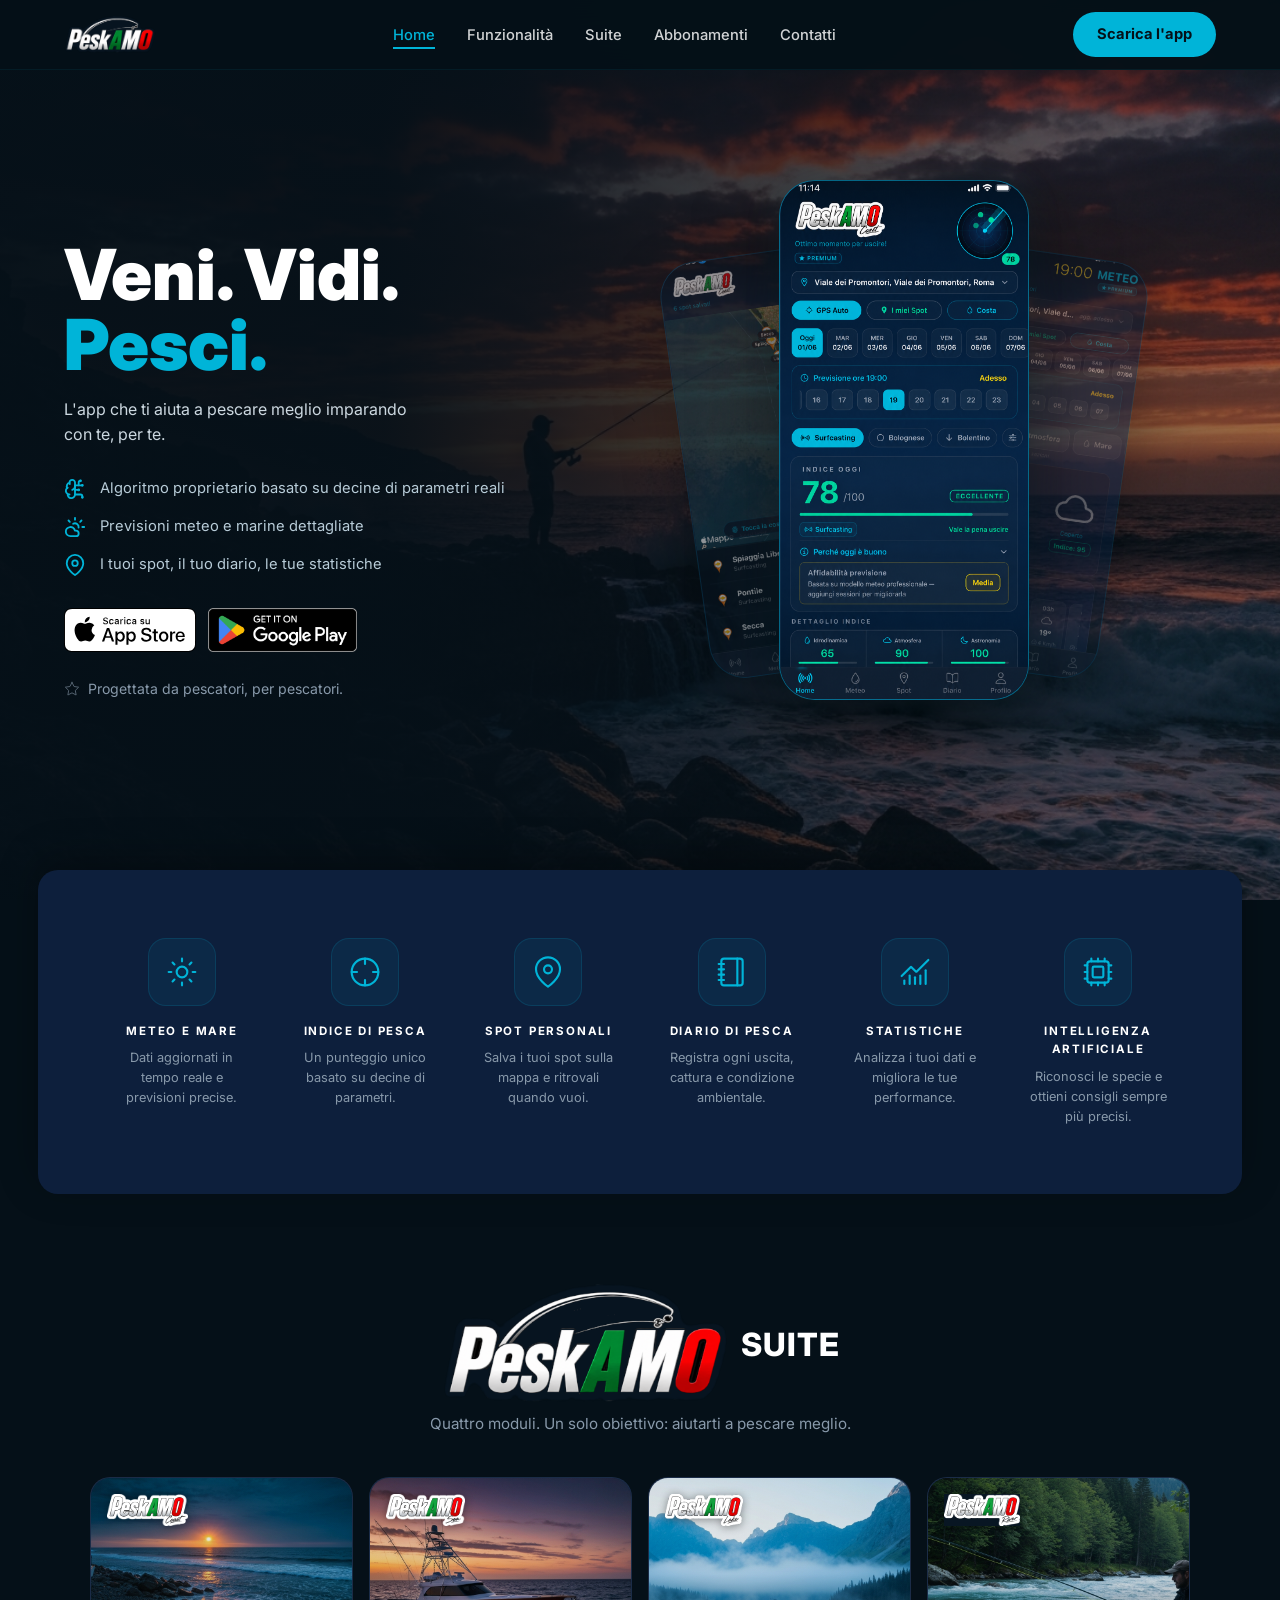
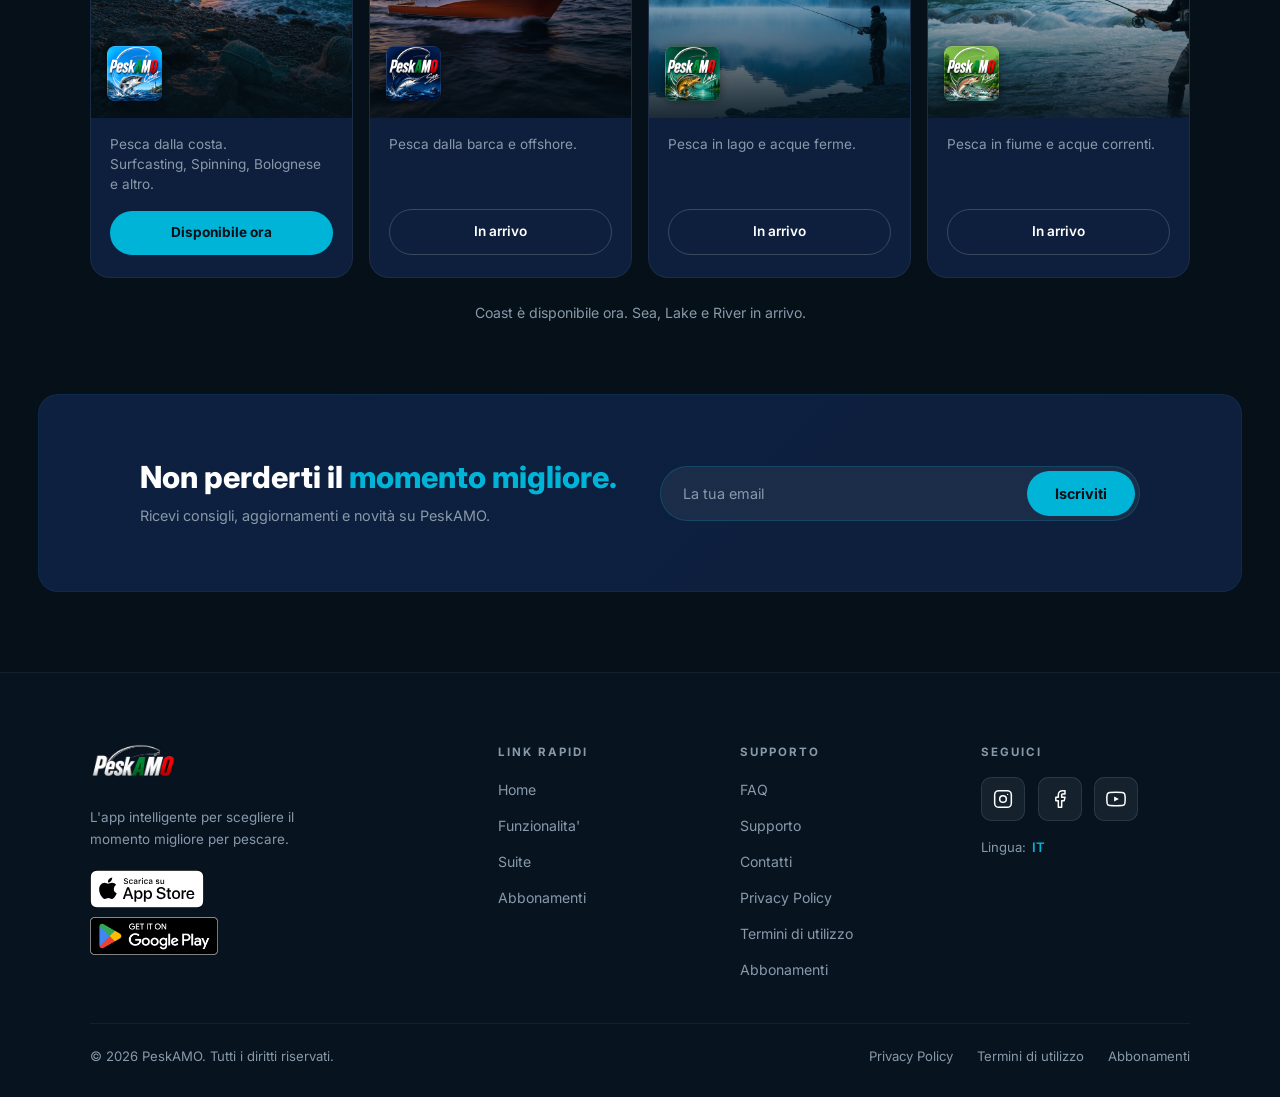
<file: index.html>
<!DOCTYPE html>
<html lang="it">
<head>
  <meta charset="UTF-8" />
  <meta name="viewport" content="width=device-width, initial-scale=1.0" />
  <meta name="description" content="PeskAMO — L'app che ti aiuta a pescare meglio imparando con te, per te. Indice di pescosità, meteo marino, spot e diario." />
  <meta name="theme-color" content="#051018" />
  <meta property="og:title" content="PeskAMO — Veni. Vidi. Pesci." />
  <meta property="og:description" content="L'app che ti aiuta a pescare meglio imparando con te, per te. Indice di pescosità, meteo marino, spot e diario." />
  <meta property="og:image" content="assets/og-image.jpg" />
  <meta property="og:url" content="https://www.peskamo.com" />
  <title>PeskAMO — Veni. Vidi. Pesci.</title>
  <link rel="stylesheet" href="css/style.css" />
  <link rel="icon" type="image/png" href="assets/favicon.png" />
</head>
<body>

  <!-- ══ NAVBAR ══ -->
  <nav id="navbar">
    <a href="index.html" class="nav-logo-wrap">
      <img src="assets/peskamo-logo.png" alt="PeskAMO" />
    </a>
    <ul class="nav-links" id="navLinks">
      <li><a href="#hero" class="active">Home</a></li>
      <li><a href="#features">Funzionalità</a></li>
      <li><a href="#ecosistema">Suite</a></li>
      <li><a href="abbonamenti.html">Abbonamenti</a></li>
      <li><a href="#contatti">Contatti</a></li>
      <!-- EN — da abilitare quando il sito inglese sara' pronto
      <li>
        <a href="en/index.html" class="lang-switch" aria-label="Switch to English">
          <svg width="20" height="14" viewBox="0 0 60 40" xmlns="http://www.w3.org/2000/svg">
            <rect width="60" height="40" fill="#012169"/>
            <path d="M0,0 L60,40 M60,0 L0,40" stroke="#fff" stroke-width="8"/>
            <path d="M0,0 L60,40 M60,0 L0,40" stroke="#C8102E" stroke-width="5"/>
            <path d="M30,0 V40 M0,20 H60" stroke="#fff" stroke-width="13"/>
            <path d="M30,0 V40 M0,20 H60" stroke="#C8102E" stroke-width="8"/>
          </svg>
        </a>
      </li>
      -->
    </ul>
    <a href="#hero" class="btn-cta">Scarica l'app</a>
    <div class="nav-hamburger" id="hamburger" onclick="toggleMenu()">
      <span></span><span></span><span></span>
    </div>
  </nav>

  <!-- ══ HERO ══ -->
  <section id="hero">
    <div class="hero-content">
      <h1>Veni. Vidi. <span>Pesci.</span></h1>
      <p class="hero-sub">L'app che ti aiuta a pescare meglio imparando con te, per te.</p>
      <ul class="hero-bullets">
        <li>
          <svg xmlns="http://www.w3.org/2000/svg" width="22" height="22" viewBox="0 0 24 24" fill="none" stroke="#00B4D8" stroke-width="2" stroke-linecap="round" stroke-linejoin="round">
            <path d="M12 5a3 3 0 1 0-5.997.125 4 4 0 0 0-2.526 5.77 4 4 0 0 0 .556 6.588A4 4 0 1 0 12 18Z"/>
            <path d="M9 13a4.5 4.5 0 0 0 3-4"/>
            <path d="M6.003 5.125A3 3 0 0 0 6.401 6.5"/>
            <path d="M3.477 10.896a4 4 0 0 1 .585-.396"/>
            <path d="M6 18a4 4 0 0 1-1.967-.516"/>
            <path d="M12 13h4"/>
            <path d="M12 18h6a2 2 0 0 1 2 2v1"/>
            <path d="M12 8h8"/>
            <path d="M16 8V5a2 2 0 0 1 2-2"/>
            <circle cx="16" cy="13" r=".5"/>
            <circle cx="18" cy="3" r=".5"/>
            <circle cx="20" cy="21" r=".5"/>
            <circle cx="20" cy="8" r=".5"/>
          </svg>
          Algoritmo proprietario basato su decine di parametri reali
        </li>
        <li>
          <svg xmlns="http://www.w3.org/2000/svg" width="22" height="22" viewBox="0 0 24 24" fill="none" stroke="#00B4D8" stroke-width="2" stroke-linecap="round" stroke-linejoin="round">
            <path d="M12 2v2"/>
            <path d="m4.93 4.93 1.41 1.41"/>
            <path d="M20 12h2"/>
            <path d="m19.07 4.93-1.41 1.41"/>
            <path d="M15.947 12.65a4 4 0 0 0-5.925-4.128"/>
            <path d="M13 22H7a5 5 0 1 1 4.9-6H13a3 3 0 0 1 0 6Z"/>
          </svg>
          Previsioni meteo e marine dettagliate
        </li>
        <li>
          <svg xmlns="http://www.w3.org/2000/svg" width="22" height="22" viewBox="0 0 24 24" fill="none" stroke="#00B4D8" stroke-width="2" stroke-linecap="round" stroke-linejoin="round">
            <path d="M21 10c0 7-9 13-9 13s-9-6-9-13a9 9 0 0 1 18 0z"/>
            <circle cx="12" cy="10" r="3"/>
          </svg>
          I tuoi spot, il tuo diario, le tue statistiche
        </li>
      </ul>
      <div class="store-badges">
       <a href="https://apps.apple.com/us/app/peskamo/id6772815559" class="badge-official">
          <img src="assets/badge-appstore.svg" alt="Scarica su App Store" />
        </a>
        <a href="https://play.google.com/store/apps/details?id=com.peskamo.coast" class="badge-official">
          <img src="assets/badge-googleplay.png" alt="Disponibile su Google Play" />
        </a>
      </div>
      <p class="hero-tagline">
        <svg width="16" height="16" viewBox="0 0 24 24" fill="none" stroke="#8899AA" stroke-width="1.5" stroke-linecap="round" stroke-linejoin="round">
          <polygon points="12 2 15.09 8.26 22 9.27 17 14.14 18.18 21.02 12 17.77 5.82 21.02 7 14.14 2 9.27 8.91 8.26 12 2"/>
        </svg>
        Progettata da pescatori, per pescatori.
      </p>
    </div>

    <div class="hero-visual">
      <div class="mockup-stack">
        <div class="phone phone-left">
          <img src="assets/mockup-left.png" alt="PeskAMO Spot" />
        </div>
        <div class="phone phone-center">
          <img src="assets/mockup-center.png" alt="PeskAMO Home" />
        </div>
        <div class="phone phone-right">
          <img src="assets/mockup-right.png" alt="PeskAMO Meteo" />
        </div>
      </div>
    </div>
  </section>

  <!-- ══ FEATURES ══ -->
  <section id="features">
    <div class="features-grid">

      <!-- METEO -->
      <div class="feature-item">
        <div class="feature-icon">
          <svg xmlns="http://www.w3.org/2000/svg" width="32" height="32" viewBox="0 0 24 24" fill="none" stroke="#00B4D8" stroke-width="1.6" stroke-linecap="round" stroke-linejoin="round">
            <circle cx="12" cy="12" r="4"/>
            <path d="M12 2v2"/>
            <path d="M12 20v2"/>
            <path d="m4.93 4.93 1.41 1.41"/>
            <path d="m17.66 17.66 1.41 1.41"/>
            <path d="M2 12h2"/>
            <path d="M20 12h2"/>
            <path d="m6.34 17.66-1.41 1.41"/>
            <path d="m19.07 4.93-1.41 1.41"/>
          </svg>
        </div>
        <h3>Meteo e Mare</h3>
        <p>Dati aggiornati in tempo reale e previsioni precise.</p>
      </div>

      <!-- INDICE -->
      <div class="feature-item">
        <div class="feature-icon">
          <svg xmlns="http://www.w3.org/2000/svg" width="32" height="32" viewBox="0 0 24 24" fill="none" stroke="#00B4D8" stroke-width="1.6" stroke-linecap="round" stroke-linejoin="round">
            <circle cx="12" cy="12" r="10"/>
            <line x1="22" y1="12" x2="18" y2="12"/>
            <line x1="6" y1="12" x2="2" y2="12"/>
            <line x1="12" y1="6" x2="12" y2="2"/>
            <line x1="12" y1="22" x2="12" y2="18"/>
          </svg>
        </div>
        <h3>Indice di Pesca</h3>
        <p>Un punteggio unico basato su decine di parametri.</p>
      </div>

      <!-- SPOT -->
      <div class="feature-item">
        <div class="feature-icon">
          <svg xmlns="http://www.w3.org/2000/svg" width="32" height="32" viewBox="0 0 24 24" fill="none" stroke="#00B4D8" stroke-width="1.6" stroke-linecap="round" stroke-linejoin="round">
            <path d="M21 10c0 7-9 13-9 13s-9-6-9-13a9 9 0 0 1 18 0z"/>
            <circle cx="12" cy="10" r="3"/>
          </svg>
        </div>
        <h3>Spot Personali</h3>
        <p>Salva i tuoi spot sulla mappa e ritrovali quando vuoi.</p>
      </div>

      <!-- DIARIO -->
      <div class="feature-item">
        <div class="feature-icon">
          <svg xmlns="http://www.w3.org/2000/svg" width="32" height="32" viewBox="0 0 24 24" fill="none" stroke="#00B4D8" stroke-width="1.6" stroke-linecap="round" stroke-linejoin="round">
            <path d="M2 6h4"/>
            <path d="M2 10h4"/>
            <path d="M2 14h4"/>
            <path d="M2 18h4"/>
            <rect width="16" height="20" x="4" y="2" rx="2"/>
            <path d="M16 2v20"/>
          </svg>
        </div>
        <h3>Diario di Pesca</h3>
        <p>Registra ogni uscita, cattura e condizione ambientale.</p>
      </div>

      <!-- STATISTICHE -->
      <div class="feature-item">
        <div class="feature-icon">
          <svg xmlns="http://www.w3.org/2000/svg" width="32" height="32" viewBox="0 0 24 24" fill="none" stroke="#00B4D8" stroke-width="1.6" stroke-linecap="round" stroke-linejoin="round">
            <path d="M12 16v5"/>
            <path d="M16 14.639V21"/>
            <path d="M20 10.656V21"/>
            <path d="m22 3-8.646 8.646a.5.5 0 0 1-.708 0L9.354 8.354a.5.5 0 0 0-.707 0L2 15"/>
            <path d="M4 18.463V21"/>
            <path d="M8 14.656V21"/>
          </svg>
        </div>
        <h3>Statistiche</h3>
        <p>Analizza i tuoi dati e migliora le tue performance.</p>
      </div>

      <!-- AI -->
      <div class="feature-item">
        <div class="feature-icon">
          <svg xmlns="http://www.w3.org/2000/svg" width="32" height="32" viewBox="0 0 24 24" fill="none" stroke="#00B4D8" stroke-width="1.6" stroke-linecap="round" stroke-linejoin="round">
            <path d="M12 20v2"/>
            <path d="M12 2v2"/>
            <path d="M17 20v2"/>
            <path d="M17 2v2"/>
            <path d="M2 12h2"/>
            <path d="M2 17h2"/>
            <path d="M2 7h2"/>
            <path d="M20 12h2"/>
            <path d="M20 17h2"/>
            <path d="M20 7h2"/>
            <path d="M7 20v2"/>
            <path d="M7 2v2"/>
            <rect x="4" y="4" width="16" height="16" rx="2"/>
            <rect x="8" y="8" width="8" height="8" rx="1"/>
          </svg>
        </div>
        <h3>Intelligenza Artificiale</h3>
        <p>Riconosci le specie e ottieni consigli sempre più precisi.</p>
      </div>

    </div>
  </section>
  <!-- ══ SUITE ══ -->
  <section id="ecosistema">
    <div class="section-title-suite">
      <img src="assets/peskamo-logo.png" alt="PeskAMO" />
      <span class="suite-label">Suite</span>
    </div>
    <div class="section-title">
      <p>Quattro moduli. Un solo obiettivo: aiutarti a pescare meglio.</p>
    </div>
    <div class="eco-grid">

      <!-- COAST -->
      <div class="eco-card">
        <div class="eco-img-real" style="background-image: url('assets/eco-coast.jpg');">
          <div class="eco-img-top">
            <img src="assets/coast-logo.png" alt="PeskAMO Coast" />
          </div>
          <div class="eco-img-bottom">
            <img src="assets/coast-icon.png" alt="Coast" />
          </div>
        </div>
        <div class="eco-card-body">
          <p>Pesca dalla costa.<br />Surfcasting, Spinning, Bolognese e altro.</p>
          <a href="#" class="btn-available">Disponibile ora</a>
        </div>
      </div>

      <!-- SEA -->
      <div class="eco-card">
        <div class="eco-img-real" style="background-image: url('assets/eco-sea.jpg');">
          <div class="eco-img-top">
            <img src="assets/sea-logo.png" alt="PeskAMO Sea" />
          </div>
          <div class="eco-img-bottom">
            <img src="assets/sea-icon.png" alt="Sea" />
          </div>
        </div>
        <div class="eco-card-body">
          <p>Pesca dalla barca e offshore.</p>
          <span class="btn-coming">In arrivo</span>
        </div>
      </div>

      <!-- LAKE -->
      <div class="eco-card">
        <div class="eco-img-real" style="background-image: url('assets/eco-lake.jpg');">
          <div class="eco-img-top">
            <img src="assets/lake-logo.png" alt="PeskAMO Lake" />
          </div>
          <div class="eco-img-bottom">
            <img src="assets/lake-icon.png" alt="Lake" />
          </div>
        </div>
        <div class="eco-card-body">
          <p>Pesca in lago e acque ferme.</p>
          <span class="btn-coming">In arrivo</span>
        </div>
      </div>

      <!-- RIVER -->
      <div class="eco-card">
        <div class="eco-img-real" style="background-image: url('assets/eco-river.jpg');">
          <div class="eco-img-top">
            <img src="assets/river-logo.png" alt="PeskAMO River" />
          </div>
          <div class="eco-img-bottom">
            <img src="assets/river-icon.png" alt="River" />
          </div>
        </div>
        <div class="eco-card-body">
          <p>Pesca in fiume e acque correnti.</p>
          <span class="btn-coming">In arrivo</span>
        </div>
      </div>

    </div>
    <p class="eco-note">Coast è disponibile ora. Sea, Lake e River in arrivo.</p>
  </section>

  <!-- ══ NEWSLETTER ══ -->
  <section id="newsletter">
    <div class="newsletter-inner">
      <div class="newsletter-text">
        <h2>Non perderti il <span>momento migliore.</span></h2>
        <p>Ricevi consigli, aggiornamenti e novità su PeskAMO.</p>
      </div>
      <form class="newsletter-form"
            action="https://formspree.io/f/xvzyrgvj"
            method="POST">
        <input type="email" name="email" placeholder="La tua email" required />
        <button type="submit">Iscriviti</button>
      </form>
    </div>
  </section>

  <!-- ══ FOOTER ══ -->
  <footer id="contatti">
    <div class="footer-top">
      <div class="footer-col footer-logo">
        <a href="index.html">
          <img src="assets/peskamo-logo.png" alt="PeskAMO" class="footer-logo-img" />
        </a>
        <p class="footer-desc">L'app intelligente per scegliere il momento migliore per pescare.</p>
        <div class="footer-badges">
           <a href="https://apps.apple.com/us/app/peskamo/id6772815559" class="badge-official">
            <img src="assets/badge-appstore.svg" alt="Scarica su App Store" />
          </a>
          <a href="#" class="badge-official">
            <img src="assets/badge-googleplay.png" alt="Disponibile su Google Play" />
          </a>
        </div>
      </div>
      <div class="footer-col">
        <h4>Link Rapidi</h4>
        <ul>
          <li><a href="#hero">Home</a></li>
          <li><a href="#features">Funzionalita'</a></li>
          <li><a href="#ecosistema">Suite</a></li>
          <li><a href="abbonamenti.html">Abbonamenti</a></li>
        </ul>
      </div>

      
 <div class="footer-col">
  <h4>Supporto</h4>
  <ul>
    <li><a href="faq.html">FAQ</a></li>
    <li><a href="support.html">Supporto</a></li>
    <li><a href="mailto:support@peskamo.it">Contatti</a></li>
    <li><a href="privacy.html">Privacy Policy</a></li>
    <li><a href="termini.html">Termini di utilizzo</a></li>
    <li><a href="abbonamenti.html">Abbonamenti</a></li>
  </ul>
</div>



      <div class="footer-col">
        <h4>Seguici</h4>
        <div class="social-icons">
          <a href="#" class="social-icon" aria-label="Instagram">
            <svg width="20" height="20" viewBox="0 0 24 24" fill="none" stroke="currentColor" stroke-width="1.8" stroke-linecap="round" stroke-linejoin="round">
              <rect x="2" y="2" width="20" height="20" rx="5"/>
              <circle cx="12" cy="12" r="4"/>
              <circle cx="17.5" cy="6.5" r="0.8" fill="currentColor" stroke="none"/>
            </svg>
          </a>
          <a href="#" class="social-icon" aria-label="Facebook">
            <svg width="20" height="20" viewBox="0 0 24 24" fill="none" stroke="currentColor" stroke-width="1.8" stroke-linecap="round" stroke-linejoin="round">
              <path d="M18 2h-3a5 5 0 0 0-5 5v3H7v4h3v8h4v-8h3l1-4h-4V7a1 1 0 0 1 1-1h3z"/>
            </svg>
          </a>
          <a href="#" class="social-icon" aria-label="YouTube">
            <svg width="20" height="20" viewBox="0 0 24 24" fill="none" stroke="currentColor" stroke-width="1.8" stroke-linecap="round" stroke-linejoin="round">
              <path d="M22.54 6.42a2.78 2.78 0 0 0-1.95-1.96C18.88 4 12 4 12 4s-6.88 0-8.59.46A2.78 2.78 0 0 0 1.46 6.42 29 29 0 0 0 1 12a29 29 0 0 0 .46 5.58 2.78 2.78 0 0 0 1.95 1.96C5.12 20 12 20 12 20s6.88 0 8.59-.46a2.78 2.78 0 0 0 1.95-1.96A29 29 0 0 0 23 12a29 29 0 0 0-.46-5.58z"/>
              <polygon points="9.75 15.02 15.5 12 9.75 8.98 9.75 15.02" fill="currentColor" stroke="none"/>
            </svg>
          </a>
        </div>
        <div class="footer-lang">
          <span>Lingua:</span>
          <a href="index.html" class="active-lang">IT</a>
          <!-- EN — da abilitare quando il sito inglese sara' pronto
          <span>|</span>
          <a href="en/index.html">
            <svg width="20" height="14" viewBox="0 0 60 40" xmlns="http://www.w3.org/2000/svg">
              <rect width="60" height="40" fill="#012169"/>
              <path d="M0,0 L60,40 M60,0 L0,40" stroke="#fff" stroke-width="8"/>
              <path d="M0,0 L60,40 M60,0 L0,40" stroke="#C8102E" stroke-width="5"/>
              <path d="M30,0 V40 M0,20 H60" stroke="#fff" stroke-width="13"/>
              <path d="M30,0 V40 M0,20 H60" stroke="#C8102E" stroke-width="8"/>
            </svg>
          </a>
          -->
        </div>
      </div>
    </div>
    <div class="footer-bottom">
      <p>&copy; 2026 PeskAMO. Tutti i diritti riservati.</p>
      <div class="footer-bottom-links">
        <a href="privacy.html">Privacy Policy</a>
        <a href="termini.html">Termini di utilizzo</a>
        <a href="abbonamenti.html">Abbonamenti</a>
      </div>
    </div>
  </footer>

  <script src="js/main.js"></script>
</body>
</html>
</file>
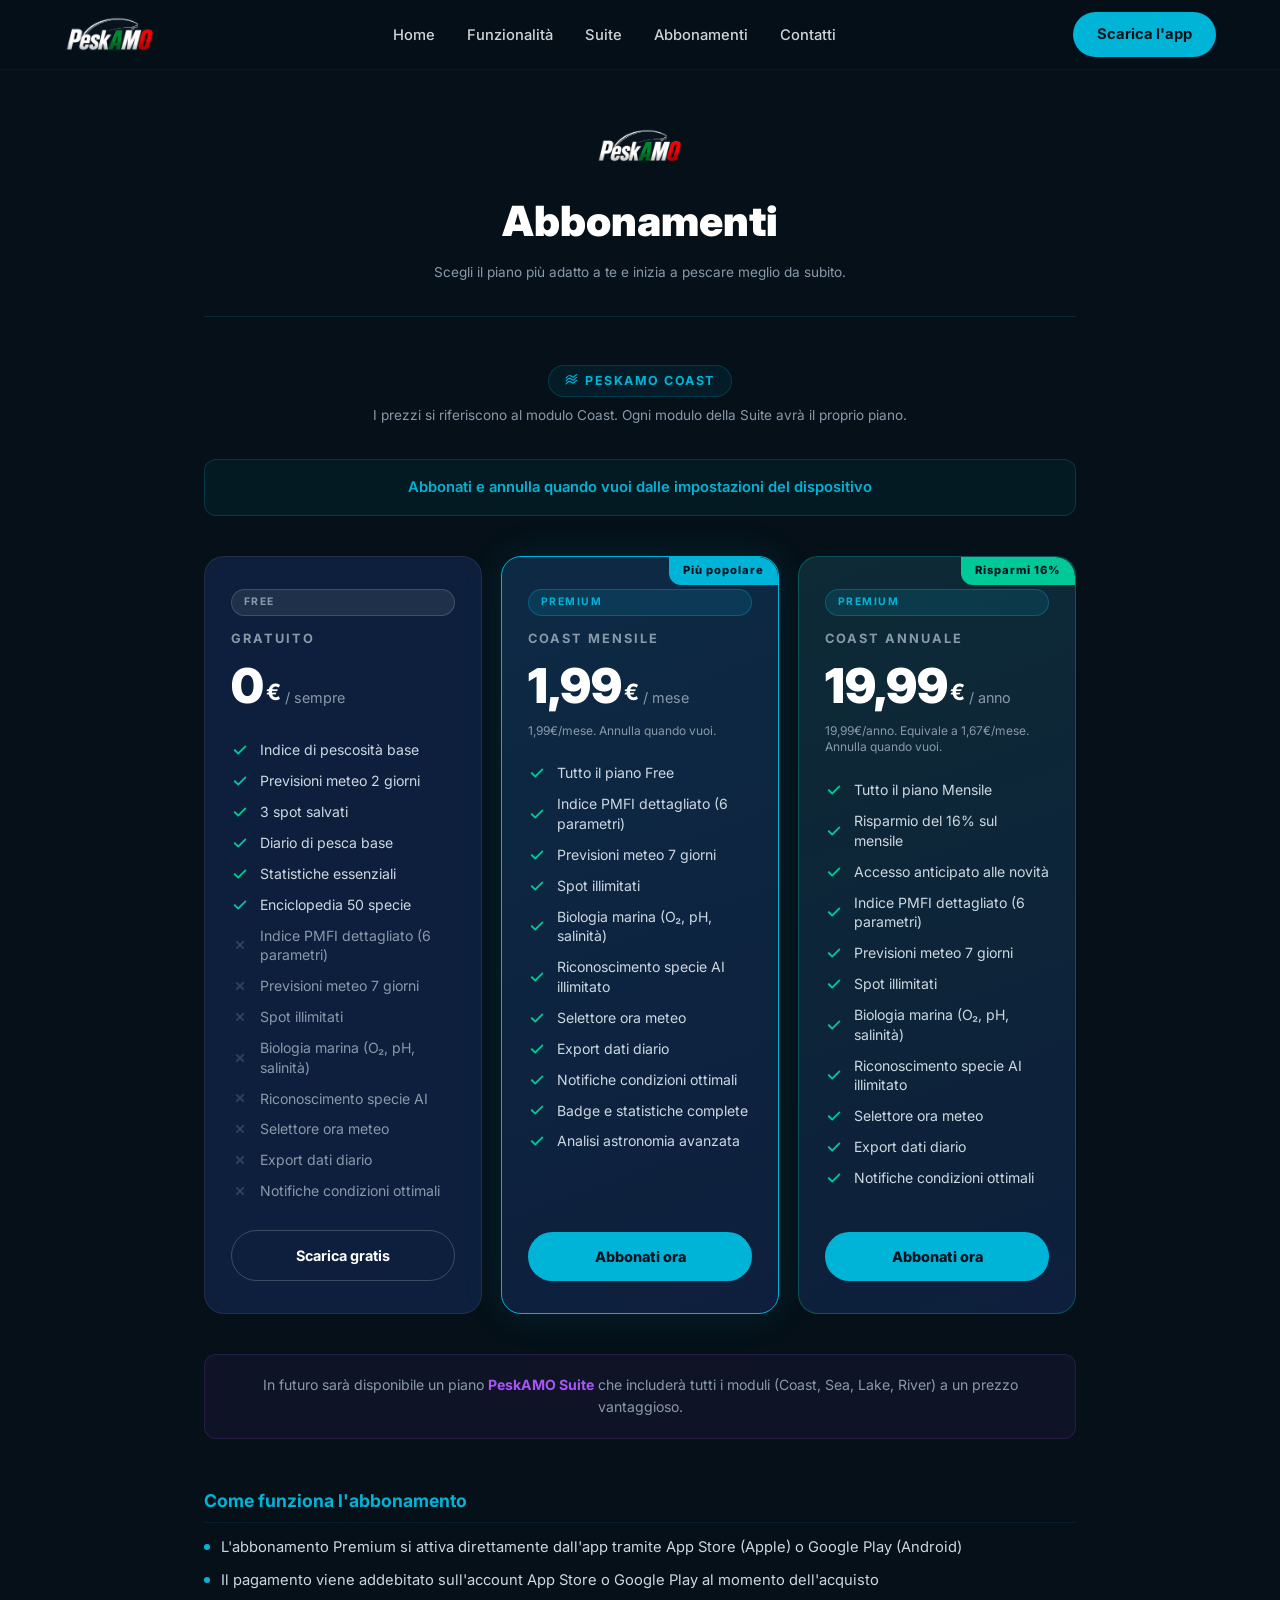
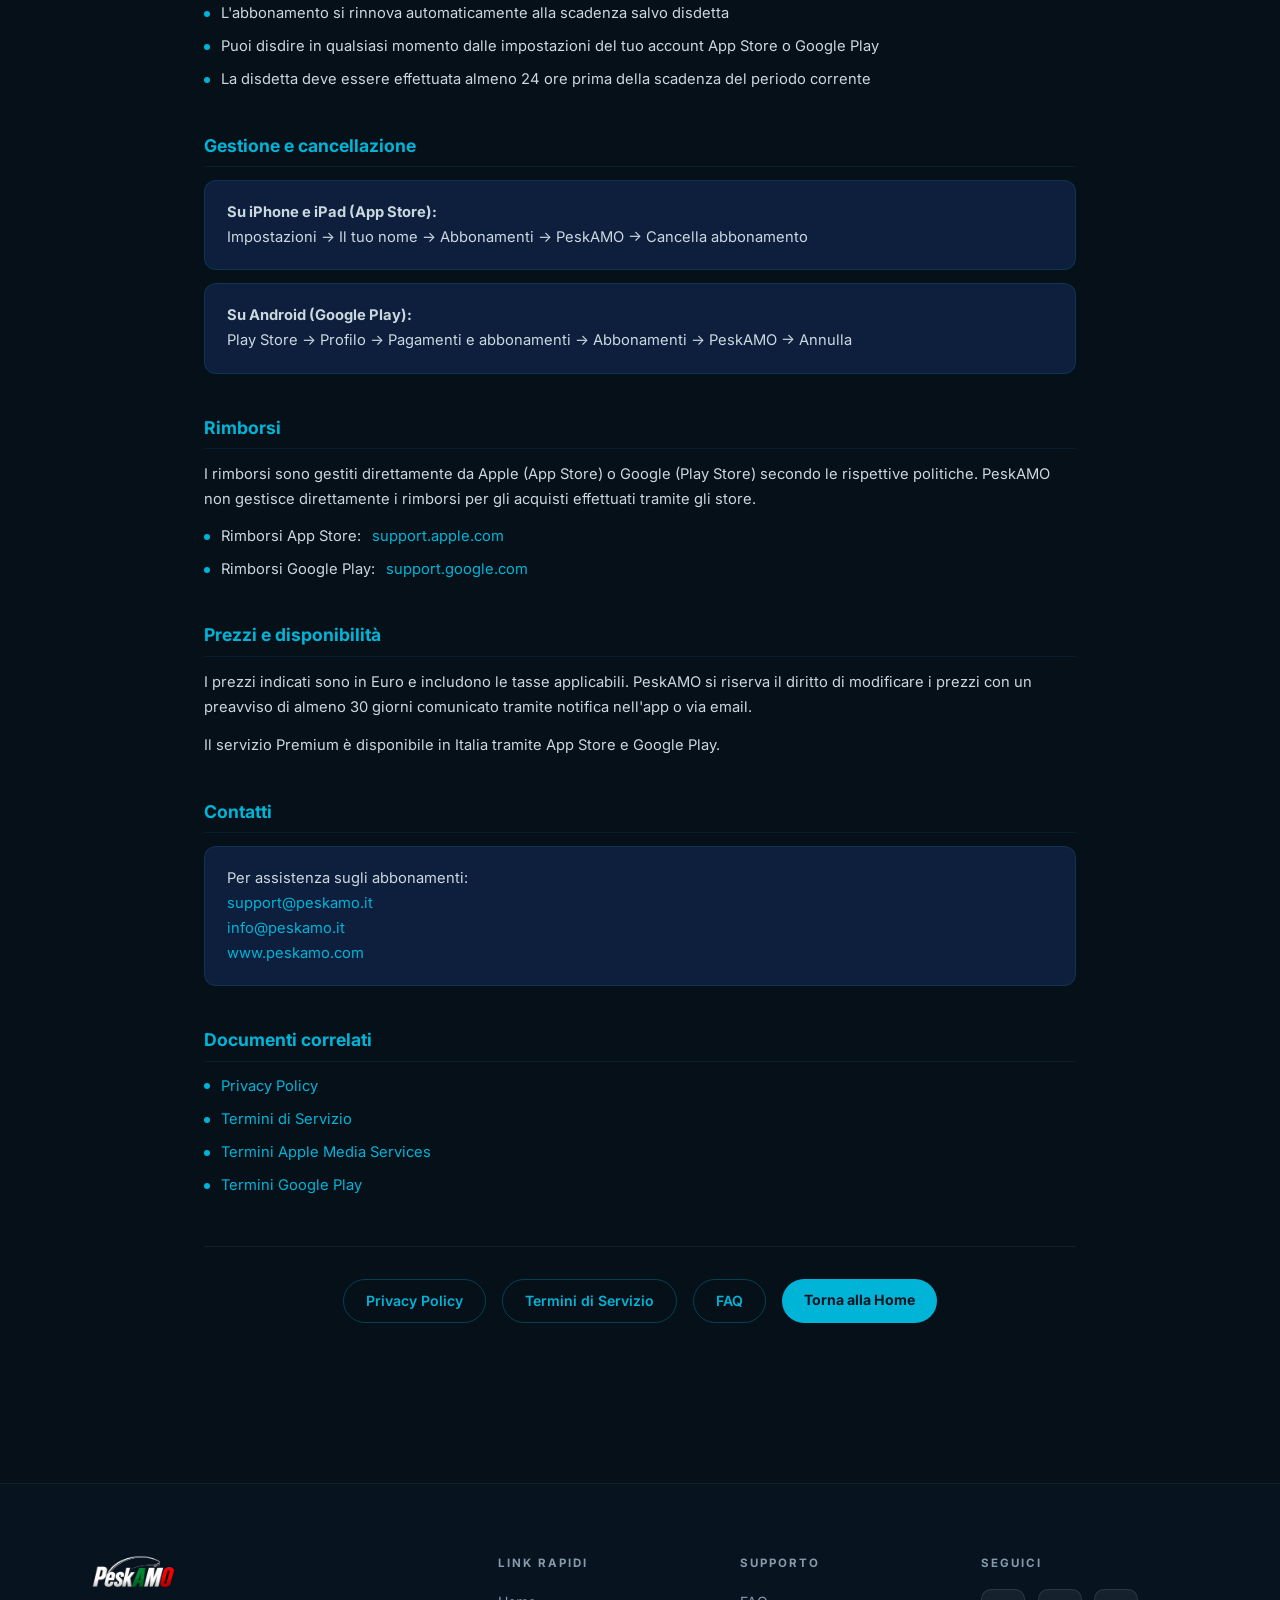
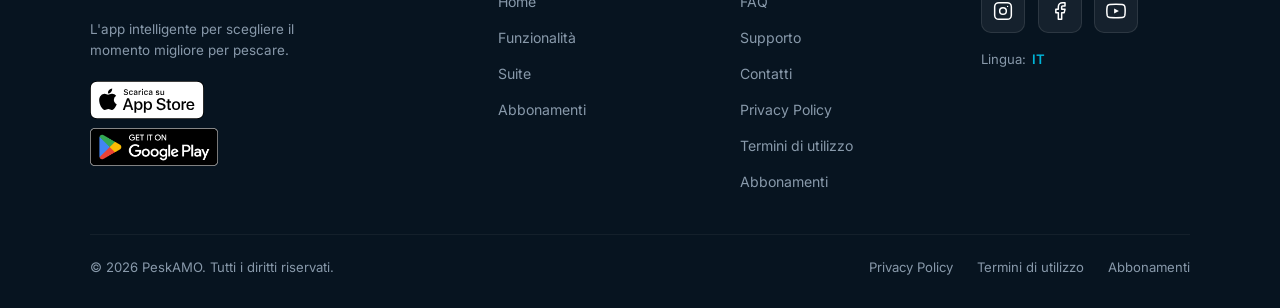
<file: abbonamenti.html>
<!DOCTYPE html>
<html lang="it">
<head>
  <meta charset="UTF-8" />
  <meta name="viewport" content="width=device-width, initial-scale=1.0" />
  <meta name="description" content="Abbonamenti PeskAMO Coast Premium — Sblocca tutte le funzionalità e pesca nel momento giusto, sempre." />
  <title>Abbonamenti — PeskAMO</title>
  <link rel="stylesheet" href="css/style.css" />
  <link rel="stylesheet" href="css/legal.css" />
  <link rel="stylesheet" href="css/abbonamenti.css" />
  <link rel="icon" type="image/png" href="assets/favicon.png" />
</head>
<body>

  <!-- ══ NAVBAR ══ -->
  <nav id="navbar">
    <a href="index.html" class="nav-logo-wrap">
      <img src="assets/peskamo-logo.png" alt="PeskAMO" />
    </a>
    <ul class="nav-links" id="navLinks">
      <li><a href="index.html">Home</a></li>
      <li><a href="index.html#features">Funzionalità</a></li>
      <li><a href="index.html#ecosistema">Suite</a></li>
      <li><a href="abbonamenti.html" class="active">Abbonamenti</a></li>
      <li><a href="index.html#contatti">Contatti</a></li>
    </ul>
    <a href="index.html#hero" class="btn-cta">Scarica l'app</a>
    <div class="nav-hamburger" id="hamburger" onclick="toggleMenu()">
      <span></span><span></span><span></span>
    </div>
  </nav>

  <!-- ══ CONTENUTO ══ -->
  <main class="legal-main">
    <div class="legal-container abb-container">

      <!-- HEADER -->
      <div class="legal-header">
        <a href="index.html">
          <img src="assets/peskamo-logo.png" alt="PeskAMO" class="footer-logo-img" />
        </a>
        <h1>Abbonamenti</h1>
        <p class="legal-meta">Scegli il piano più adatto a te e inizia a pescare meglio da subito.</p>
      </div>

      <!-- ETICHETTA COAST -->
      <div style="text-align:center; margin-bottom: 0.5rem;">
        <span style="display:inline-flex; align-items:center; gap:0.4rem; background:rgba(0,180,216,0.08); border:1px solid rgba(0,180,216,0.2); border-radius:50px; padding:5px 16px; font-size:0.78rem; font-weight:700; letter-spacing:1.5px; text-transform:uppercase; color:var(--primary);">
          <svg xmlns="http://www.w3.org/2000/svg" width="14" height="14" viewBox="0 0 24 24" fill="none" stroke="currentColor" stroke-width="2" stroke-linecap="round" stroke-linejoin="round">
            <path d="M2 12c2-3 4-4.5 6-4.5s4 3 6 3 4-4.5 6-4.5"/>
            <path d="M2 17c2-3 4-4.5 6-4.5s4 3 6 3 4-4.5 6-4.5"/>
            <path d="M2 7c2-3 4-4.5 6-4.5s4 3 6 3 4-4.5 6-4.5"/>
          </svg>
          PeskAMO Coast
        </span>
      </div>
      <p style="text-align:center; color:var(--text-muted); font-size:0.85rem; margin-bottom:2rem;">I prezzi si riferiscono al modulo Coast. Ogni modulo della Suite avrà il proprio piano.</p>

      <!-- BANNER -->
      <div style="text-align:center; margin-bottom:2rem; padding:1rem 1.4rem; background:rgba(0,180,216,0.06); border:1px solid rgba(0,180,216,0.20); border-radius:var(--radius);">
        <p style="font-size:0.92rem; color:#00B4D8; margin:0; font-weight:600;">
          Abbonati e annulla quando vuoi dalle impostazioni del dispositivo
        </p>
      </div>

      <!-- PIANI -->
      <div class="abb-plans">

        <!-- PIANO GRATUITO -->
        <div class="abb-card">
          <div class="abb-card-header">
            <span class="plan-chip free">FREE</span>
            <span class="abb-plan-name">Gratuito</span>
            <div class="abb-price">
              <span class="abb-price-amount">0</span>
              <span class="abb-price-currency">€</span>
              <span class="abb-price-period">/ sempre</span>
            </div>
          </div>
          <ul class="abb-features">
            <li class="included">Indice di pescosità base</li>
            <li class="included">Previsioni meteo 2 giorni</li>
            <li class="included">3 spot salvati</li>
            <li class="included">Diario di pesca base</li>
            <li class="included">Statistiche essenziali</li>
            <li class="included">Enciclopedia 50 specie</li>
            <li class="excluded">Indice PMFI dettagliato (6 parametri)</li>
            <li class="excluded">Previsioni meteo 7 giorni</li>
            <li class="excluded">Spot illimitati</li>
            <li class="excluded">Biologia marina (O₂, pH, salinità)</li>
            <li class="excluded">Riconoscimento specie AI</li>
            <li class="excluded">Selettore ora meteo</li>
            <li class="excluded">Export dati diario</li>
            <li class="excluded">Notifiche condizioni ottimali</li>
          </ul>
          <a href="index.html#hero" class="abb-btn-free">Scarica gratis</a>
        </div>

        <!-- PIANO PREMIUM MENSILE -->
        <div class="abb-card abb-card-featured">
          <div class="abb-badge-top">Più popolare</div>
          <div class="abb-card-header">
            <span class="plan-chip premium">PREMIUM</span>
            <span class="abb-plan-name">Coast Mensile</span>
            <div class="abb-price">
              <span class="abb-price-amount">1,99</span>
              <span class="abb-price-currency">€</span>
              <span class="abb-price-period">/ mese</span>
            </div>
            <p class="abb-price-note">1,99€/mese. Annulla quando vuoi.</p>
          </div>
          <ul class="abb-features">
            <li class="included">Tutto il piano Free</li>
            <li class="included">Indice PMFI dettagliato (6 parametri)</li>
            <li class="included">Previsioni meteo 7 giorni</li>
            <li class="included">Spot illimitati</li>
            <li class="included">Biologia marina (O₂, pH, salinità)</li>
            <li class="included">Riconoscimento specie AI illimitato</li>
            <li class="included">Selettore ora meteo</li>
            <li class="included">Export dati diario</li>
            <li class="included">Notifiche condizioni ottimali</li>
            <li class="included">Badge e statistiche complete</li>
            <li class="included">Analisi astronomia avanzata</li>
          </ul>
          <a href="index.html#hero" class="abb-btn-premium">Abbonati ora</a>
        </div>

        <!-- PIANO PREMIUM ANNUALE -->
        <div class="abb-card abb-card-annual">
          <div class="abb-badge-top abb-badge-save">Risparmi 16%</div>
          <div class="abb-card-header">
            <span class="plan-chip premium">PREMIUM</span>
            <span class="abb-plan-name">Coast Annuale</span>
            <div class="abb-price">
              <span class="abb-price-amount">19,99</span>
              <span class="abb-price-currency">€</span>
              <span class="abb-price-period">/ anno</span>
            </div>
            <p class="abb-price-note">19,99€/anno. Equivale a 1,67€/mese. Annulla quando vuoi.</p>
          </div>
          <ul class="abb-features">
            <li class="included">Tutto il piano Mensile</li>
            <li class="included">Risparmio del 16% sul mensile</li>
            <li class="included">Accesso anticipato alle novità</li>
            <li class="included">Indice PMFI dettagliato (6 parametri)</li>
            <li class="included">Previsioni meteo 7 giorni</li>
            <li class="included">Spot illimitati</li>
            <li class="included">Biologia marina (O₂, pH, salinità)</li>
            <li class="included">Riconoscimento specie AI illimitato</li>
            <li class="included">Selettore ora meteo</li>
            <li class="included">Export dati diario</li>
            <li class="included">Notifiche condizioni ottimali</li>
          </ul>
          <a href="index.html#hero" class="abb-btn-premium">Abbonati ora</a>
        </div>

      </div>

      <!-- NOTA SUITE FUTURA -->
      <div style="text-align:center; margin: 0.5rem 0 2rem; padding: 1.2rem 1.4rem; background: rgba(168,85,247,0.06); border: 1px solid rgba(168,85,247,0.15); border-radius: var(--radius);">
        <p style="font-size:0.88rem; color:var(--text-muted); margin:0;">
          In futuro sarà disponibile un piano <strong style="color:#A855F7;">PeskAMO Suite</strong> che includerà tutti i moduli (Coast, Sea, Lake, River) a un prezzo vantaggioso.
        </p>
      </div>

      <!-- NOTE LEGALI -->
      <div class="legal-body" style="margin-top: 3rem;">

        <div class="legal-section">
          <h2>Come funziona l'abbonamento</h2>
          <ul class="legal-list">
            <li>L'abbonamento Premium si attiva direttamente dall'app tramite App Store (Apple) o Google Play (Android)</li>
            <li>Il pagamento viene addebitato sull'account App Store o Google Play al momento dell'acquisto</li>
            <li>L'abbonamento si rinnova automaticamente alla scadenza salvo disdetta</li>
            <li>Puoi disdire in qualsiasi momento dalle impostazioni del tuo account App Store o Google Play</li>
            <li>La disdetta deve essere effettuata almeno 24 ore prima della scadenza del periodo corrente</li>
          </ul>
        </div>

        <div class="legal-section">
          <h2>Gestione e cancellazione</h2>
          <div class="legal-box">
            <p><strong>Su iPhone e iPad (App Store):</strong><br />
            Impostazioni &rarr; Il tuo nome &rarr; Abbonamenti &rarr; PeskAMO &rarr; Cancella abbonamento</p>
          </div>
          <div class="legal-box" style="margin-top: 0.8rem;">
            <p><strong>Su Android (Google Play):</strong><br />
            Play Store &rarr; Profilo &rarr; Pagamenti e abbonamenti &rarr; Abbonamenti &rarr; PeskAMO &rarr; Annulla</p>
          </div>
        </div>

        <div class="legal-section">
          <h2>Rimborsi</h2>
          <p>I rimborsi sono gestiti direttamente da Apple (App Store) o Google (Play Store) secondo le rispettive politiche. PeskAMO non gestisce direttamente i rimborsi per gli acquisti effettuati tramite gli store.</p>
          <ul class="legal-list">
            <li>Rimborsi App Store: <a href="https://support.apple.com/it-it/118223" target="_blank">support.apple.com</a></li>
            <li>Rimborsi Google Play: <a href="https://support.google.com/googleplay/answer/2479637" target="_blank">support.google.com</a></li>
          </ul>
        </div>

        <div class="legal-section">
          <h2>Prezzi e disponibilità</h2>
          <p>I prezzi indicati sono in Euro e includono le tasse applicabili. PeskAMO si riserva il diritto di modificare i prezzi con un preavviso di almeno 30 giorni comunicato tramite notifica nell'app o via email.</p>
          <p>Il servizio Premium è disponibile in Italia tramite App Store e Google Play.</p>
        </div>

        <div class="legal-section">
          <h2>Contatti</h2>
          <div class="legal-box">
            <p>Per assistenza sugli abbonamenti:<br />
            <a href="mailto:support@peskamo.it">support@peskamo.it</a><br />
            <a href="mailto:info@peskamo.it">info@peskamo.it</a><br />
            <a href="https://www.peskamo.com">www.peskamo.com</a></p>
          </div>
        </div>

        <div class="legal-section">
          <h2>Documenti correlati</h2>
          <ul class="legal-list">
            <li><a href="privacy.html">Privacy Policy</a></li>
            <li><a href="termini.html">Termini di Servizio</a></li>
            <li><a href="https://www.apple.com/legal/internet-services/itunes/it/terms.html" target="_blank">Termini Apple Media Services</a></li>
            <li><a href="https://play.google.com/intl/it/about/play-terms/" target="_blank">Termini Google Play</a></li>
          </ul>
        </div>

      </div>

      <div class="legal-footer-nav">
        <a href="privacy.html" class="btn-legal-nav">Privacy Policy</a>
        <a href="termini.html" class="btn-legal-nav">Termini di Servizio</a>
        <a href="faq.html" class="btn-legal-nav">FAQ</a>
        <a href="index.html" class="btn-legal-home">Torna alla Home</a>
      </div>

    </div>
  </main>

  <!-- ══ FOOTER ══ -->
  <footer>
    <div class="footer-top">
      <div class="footer-col footer-logo">
        <a href="index.html">
          <img src="assets/peskamo-logo.png" alt="PeskAMO" class="footer-logo-img" />
        </a>
        <p class="footer-desc">L'app intelligente per scegliere il momento migliore per pescare.</p>
        <div class="footer-badges">
          <a href="#" class="badge-official">
            <img src="assets/badge-appstore.svg" alt="Scarica su App Store" />
          </a>
          <a href="#" class="badge-official">
            <img src="assets/badge-googleplay.png" alt="Disponibile su Google Play" />
          </a>
        </div>
      </div>
      <div class="footer-col">
        <h4>Link Rapidi</h4>
        <ul>
          <li><a href="index.html">Home</a></li>
          <li><a href="index.html#features">Funzionalità</a></li>
          <li><a href="index.html#ecosistema">Suite</a></li>
          <li><a href="abbonamenti.html">Abbonamenti</a></li>
        </ul>
      </div>

      <div class="footer-col">
        <h4>Supporto</h4>
        <ul>
          <li><a href="faq.html">FAQ</a></li>
          <li><a href="support.html">Supporto</a></li>
          <li><a href="mailto:support@peskamo.it">Contatti</a></li>
          <li><a href="privacy.html">Privacy Policy</a></li>
          <li><a href="termini.html">Termini di utilizzo</a></li>
          <li><a href="abbonamenti.html">Abbonamenti</a></li>
        </ul>
      </div>

      <div class="footer-col">
        <h4>Seguici</h4>
        <div class="social-icons">
          <a href="#" class="social-icon" aria-label="Instagram">
            <svg width="20" height="20" viewBox="0 0 24 24" fill="none" stroke="currentColor" stroke-width="1.8" stroke-linecap="round" stroke-linejoin="round">
              <rect x="2" y="2" width="20" height="20" rx="5"/>
              <circle cx="12" cy="12" r="4"/>
              <circle cx="17.5" cy="6.5" r="0.8" fill="currentColor" stroke="none"/>
            </svg>
          </a>
          <a href="#" class="social-icon" aria-label="Facebook">
            <svg width="20" height="20" viewBox="0 0 24 24" fill="none" stroke="currentColor" stroke-width="1.8" stroke-linecap="round" stroke-linejoin="round">
              <path d="M18 2h-3a5 5 0 0 0-5 5v3H7v4h3v8h4v-8h3l1-4h-4V7a1 1 0 0 1 1-1h3z"/>
            </svg>
          </a>
          <a href="#" class="social-icon" aria-label="YouTube">
            <svg width="20" height="20" viewBox="0 0 24 24" fill="none" stroke="currentColor" stroke-width="1.8" stroke-linecap="round" stroke-linejoin="round">
              <path d="M22.54 6.42a2.78 2.78 0 0 0-1.95-1.96C18.88 4 12 4 12 4s-6.88 0-8.59.46A2.78 2.78 0 0 0 1.46 6.42 29 29 0 0 0 1 12a29 29 0 0 0 .46 5.58 2.78 2.78 0 0 0 1.95 1.96C5.12 20 12 20 12 20s6.88 0 8.59-.46a2.78 2.78 0 0 0 1.95-1.96A29 29 0 0 0 23 12a29 29 0 0 0-.46-5.58z"/>
              <polygon points="9.75 15.02 15.5 12 9.75 8.98 9.75 15.02" fill="currentColor" stroke="none"/>
            </svg>
          </a>
        </div>
        <div class="footer-lang">
          <span>Lingua:</span>
          <a href="abbonamenti.html" class="active-lang">IT</a>
        </div>
      </div>
    </div>
    <div class="footer-bottom">
      <p>&copy; 2026 PeskAMO. Tutti i diritti riservati.</p>
      <div class="footer-bottom-links">
        <a href="privacy.html">Privacy Policy</a>
        <a href="termini.html">Termini di utilizzo</a>
        <a href="abbonamenti.html">Abbonamenti</a>
      </div>
    </div>
  </footer>

  <script src="js/main.js"></script>
</body>
</html>
</file>
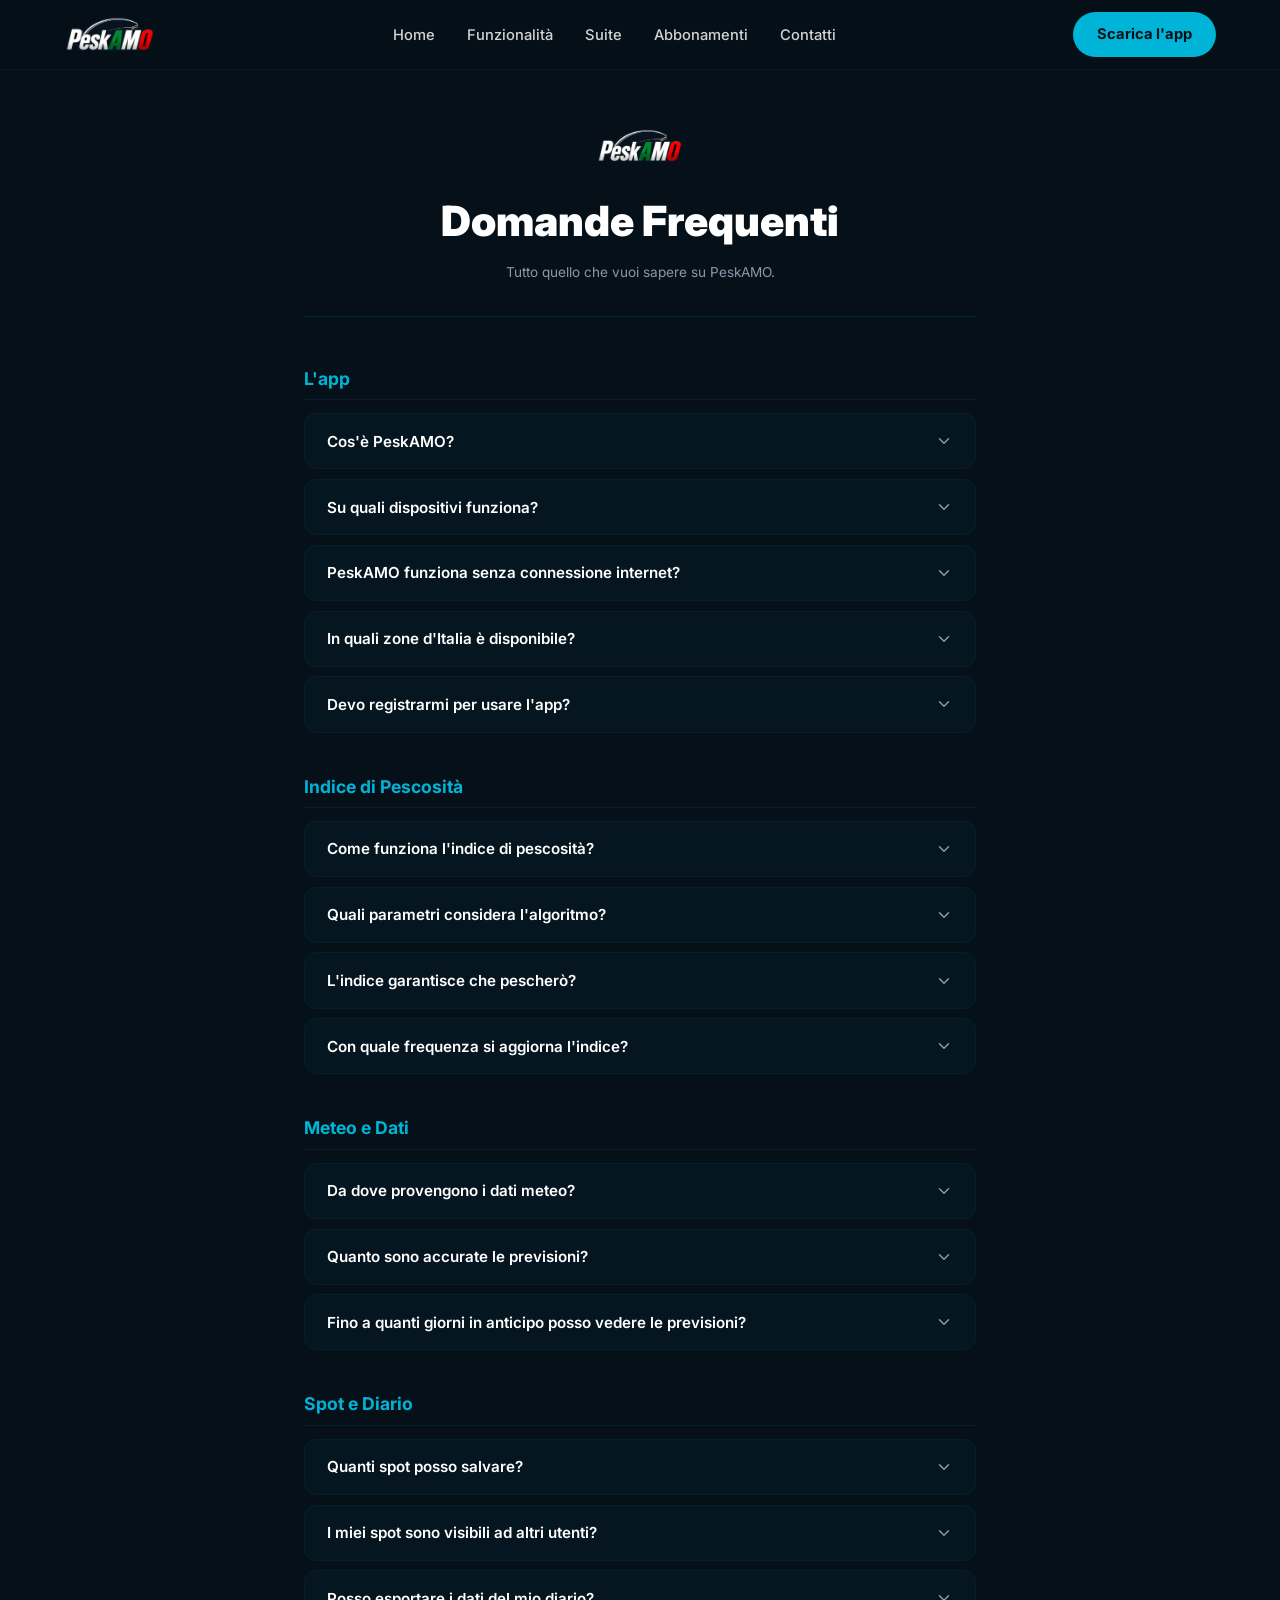
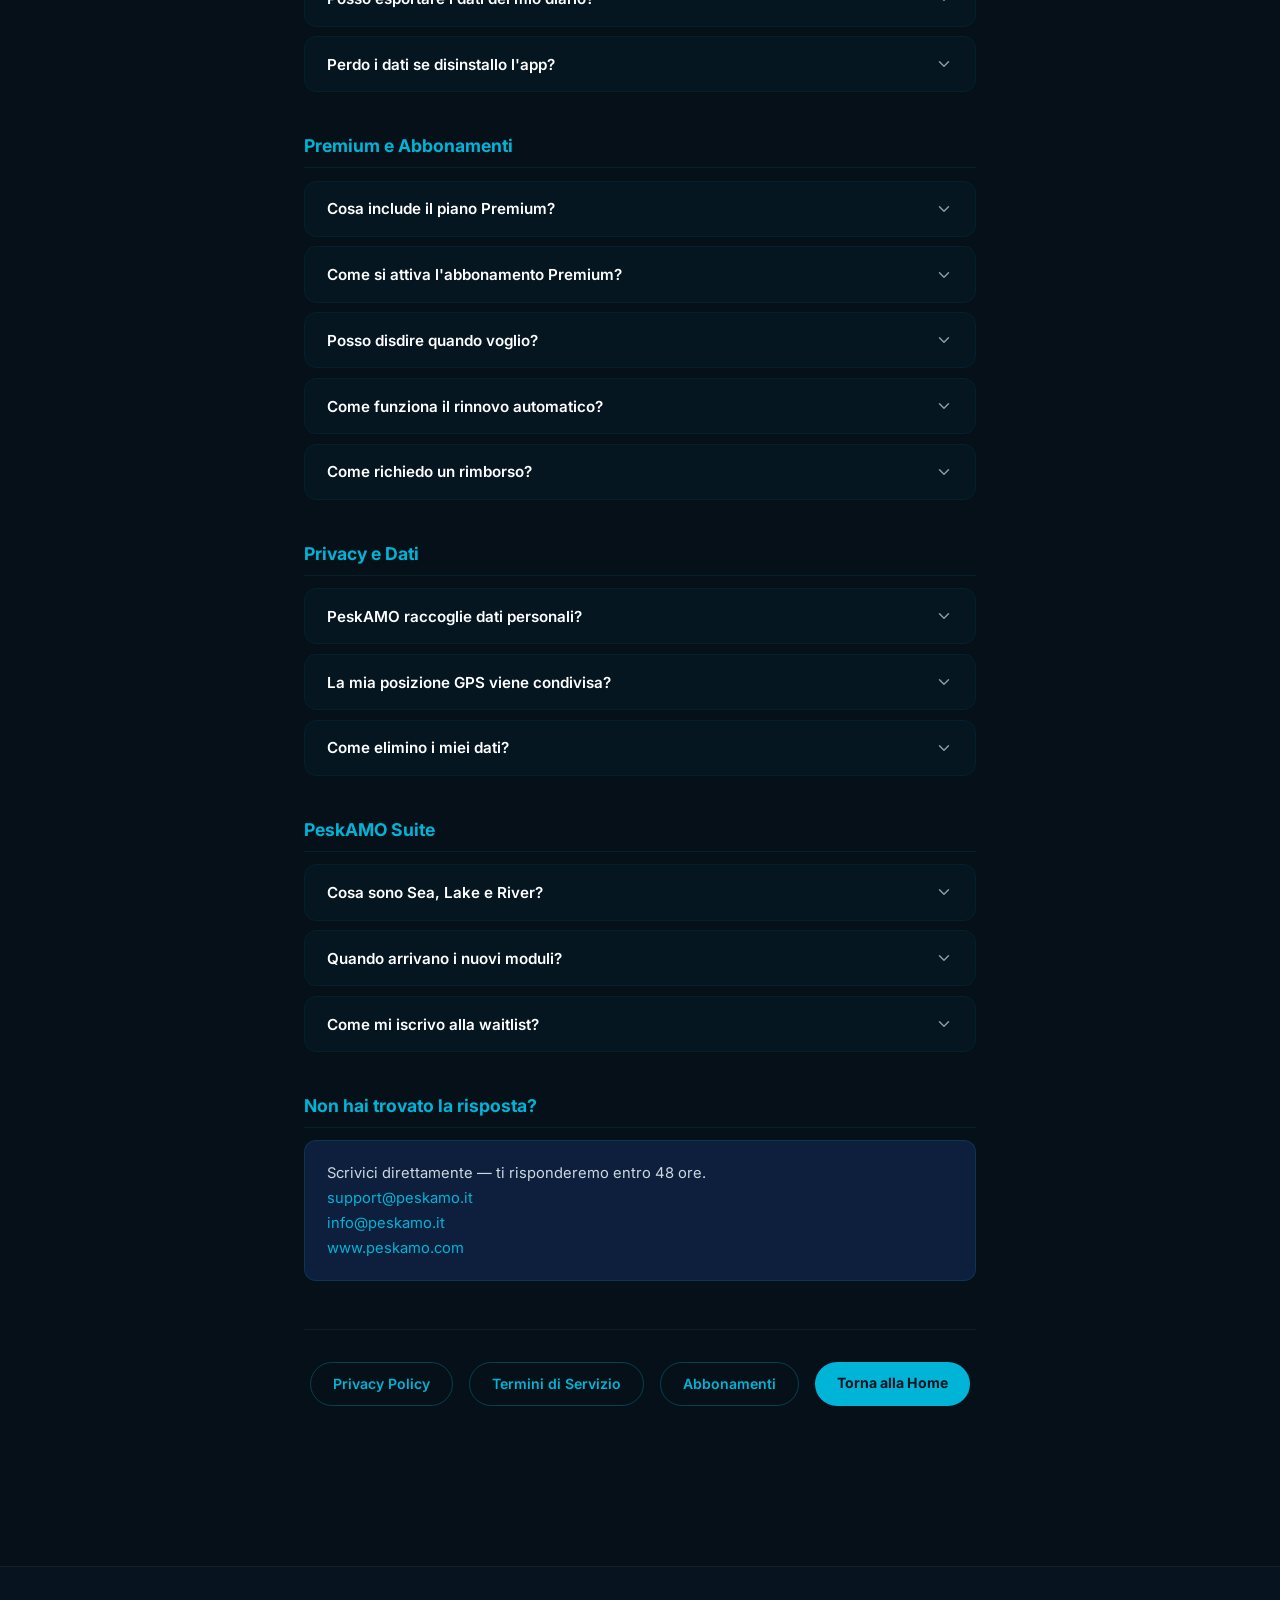
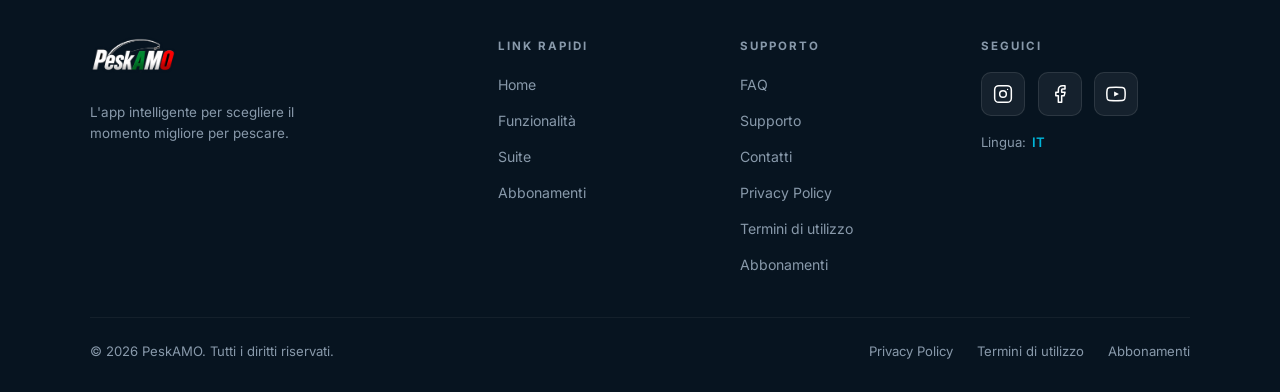
<file: faq.html>
<!DOCTYPE html>
<html lang="it">
<head>
  <meta charset="UTF-8" />
  <meta name="viewport" content="width=device-width, initial-scale=1.0" />
  <meta name="description" content="FAQ PeskAMO — Domande frequenti sull'app, l'indice di pescosità, gli abbonamenti e la privacy." />
  <title>FAQ — PeskAMO</title>
  <link rel="stylesheet" href="css/style.css" />
  <link rel="stylesheet" href="css/legal.css" />
  <link rel="stylesheet" href="css/faq.css" />
  <link rel="icon" type="image/png" href="assets/favicon.png" />
</head>
<body>

  <!-- ══ NAVBAR ══ -->
  <nav id="navbar">
    <a href="index.html" class="nav-logo-wrap">
      <img src="assets/peskamo-logo.png" alt="PeskAMO" />
    </a>
    <ul class="nav-links" id="navLinks">
      <li><a href="index.html">Home</a></li>
      <li><a href="index.html#features">Funzionalità</a></li>
      <li><a href="index.html#ecosistema">Suite</a></li>
      <li><a href="abbonamenti.html">Abbonamenti</a></li>
      <li><a href="index.html#contatti">Contatti</a></li>
    </ul>
    <a href="index.html#hero" class="btn-cta">Scarica l'app</a>
    <div class="nav-hamburger" id="hamburger" onclick="toggleMenu()">
      <span></span><span></span><span></span>
    </div>
  </nav>

  <!-- ══ CONTENUTO ══ -->
  <main class="legal-main">
    <div class="legal-container">

      <div class="legal-header">
        <a href="index.html">
          <img src="assets/peskamo-logo.png" alt="PeskAMO" class="footer-logo-img" />
        </a>
        <h1>Domande Frequenti</h1>
        <p class="legal-meta">Tutto quello che vuoi sapere su PeskAMO.</p>
      </div>

      <div class="legal-body">

        <!-- ══ CATEGORIA 1 — L'APP ══ -->
        <div class="legal-section">
          <h2>L'app</h2>

          <div class="faq-item">
            <button class="faq-question" onclick="toggleFaq(this)">
              Cos'è PeskAMO?
              <svg class="faq-icon" width="18" height="18" viewBox="0 0 24 24" fill="none" stroke="currentColor" stroke-width="2" stroke-linecap="round" stroke-linejoin="round">
                <polyline points="6 9 12 15 18 9"/>
              </svg>
            </button>
            <div class="faq-answer">
              <p>PeskAMO è un'app intelligente per la pesca sportiva e ricreativa. Calcola un indice di pescosità basato su decine di parametri reali — meteo, mare, luna, biologia — e ti aiuta a scegliere il momento migliore per uscire. Include anche mappa degli spot, diario di pesca, statistiche e riconoscimento specie tramite intelligenza artificiale.</p>
            </div>
          </div>

          <div class="faq-item">
            <button class="faq-question" onclick="toggleFaq(this)">
              Su quali dispositivi funziona?
              <svg class="faq-icon" width="18" height="18" viewBox="0 0 24 24" fill="none" stroke="currentColor" stroke-width="2" stroke-linecap="round" stroke-linejoin="round">
                <polyline points="6 9 12 15 18 9"/>
              </svg>
            </button>
            <div class="faq-answer">
              <p>PeskAMO è disponibile su iPhone (iOS 15 o superiore) e Android (versione 8 o superiore). Puoi scaricarla gratuitamente dall'App Store o da Google Play.</p>
            </div>
          </div>

          <div class="faq-item">
            <button class="faq-question" onclick="toggleFaq(this)">
              PeskAMO funziona senza connessione internet?
              <svg class="faq-icon" width="18" height="18" viewBox="0 0 24 24" fill="none" stroke="currentColor" stroke-width="2" stroke-linecap="round" stroke-linejoin="round">
                <polyline points="6 9 12 15 18 9"/>
              </svg>
            </button>
            <div class="faq-answer">
              <p>Per calcolare l'indice di pescosità e scaricare le previsioni meteo è necessaria una connessione internet. I tuoi spot e il diario di pesca sono invece sempre accessibili anche offline, poiché salvati localmente sul dispositivo.</p>
            </div>
          </div>

          <div class="faq-item">
            <button class="faq-question" onclick="toggleFaq(this)">
              In quali zone d'Italia è disponibile?
              <svg class="faq-icon" width="18" height="18" viewBox="0 0 24 24" fill="none" stroke="currentColor" stroke-width="2" stroke-linecap="round" stroke-linejoin="round">
                <polyline points="6 9 12 15 18 9"/>
              </svg>
            </button>
            <div class="faq-answer">
              <p>PeskAMO Coast è ottimizzata per la pesca dalla costa italiana. L'indice di pescosità e le previsioni meteo marine sono disponibili su tutto il territorio nazionale, coste adriatiche, tirreniche, ioniche, liguri e sarde incluse.</p>
            </div>
          </div>

          <div class="faq-item">
            <button class="faq-question" onclick="toggleFaq(this)">
              Devo registrarmi per usare l'app?
              <svg class="faq-icon" width="18" height="18" viewBox="0 0 24 24" fill="none" stroke="currentColor" stroke-width="2" stroke-linecap="round" stroke-linejoin="round">
                <polyline points="6 9 12 15 18 9"/>
              </svg>
            </button>
            <div class="faq-answer">
              <p>No. PeskAMO non richiede registrazione né creazione di un account. Puoi accedere con Apple, Google oppure continuare senza registrazione. I tuoi dati vengono salvati in forma anonima tramite un identificativo generato automaticamente.</p>
            </div>
          </div>

        </div>

        <!-- ══ CATEGORIA 2 — INDICE DI PESCOSITÀ ══ -->
        <div class="legal-section">
          <h2>Indice di Pescosità</h2>

          <div class="faq-item">
            <button class="faq-question" onclick="toggleFaq(this)">
              Come funziona l'indice di pescosità?
              <svg class="faq-icon" width="18" height="18" viewBox="0 0 24 24" fill="none" stroke="currentColor" stroke-width="2" stroke-linecap="round" stroke-linejoin="round">
                <polyline points="6 9 12 15 18 9"/>
              </svg>
            </button>
            <div class="faq-answer">
              <p>L'indice di pescosità è un punteggio da 0 a 100 calcolato dal nostro algoritmo proprietario PMFI. Analizza in tempo reale decine di parametri — condizioni meteo, stato del mare, fase lunare, venti, pressione atmosferica, temperatura dell'acqua e fattori biologici stagionali — e restituisce un valore che indica quanto siano favorevoli le condizioni per pescare.</p>
            </div>
          </div>

          <div class="faq-item">
            <button class="faq-question" onclick="toggleFaq(this)">
              Quali parametri considera l'algoritmo?
              <svg class="faq-icon" width="18" height="18" viewBox="0 0 24 24" fill="none" stroke="currentColor" stroke-width="2" stroke-linecap="round" stroke-linejoin="round">
                <polyline points="6 9 12 15 18 9"/>
              </svg>
            </button>
            <div class="faq-answer">
              <p>Tra i principali parametri considerati:</p>
              <ul>
                <li>Altezza e periodo delle onde</li>
                <li>Direzione e velocità del vento</li>
                <li>Pressione atmosferica e variazioni</li>
                <li>Temperatura dell'aria e dell'acqua</li>
                <li>Fase lunare e maree</li>
                <li>Copertura nuvolosa e precipitazioni</li>
                <li>Stagionalità biologica delle specie</li>
                <li>Visibilità e condizioni di luce</li>
                <li>Biologia marina: O₂, pH, salinità (Premium)</li>
              </ul>
              <p>Il piano Premium include un indice dettagliato con tutti e 6 i parametri principali visibili singolarmente.</p>
            </div>
          </div>

          <div class="faq-item">
            <button class="faq-question" onclick="toggleFaq(this)">
              L'indice garantisce che pescherò?
              <svg class="faq-icon" width="18" height="18" viewBox="0 0 24 24" fill="none" stroke="currentColor" stroke-width="2" stroke-linecap="round" stroke-linejoin="round">
                <polyline points="6 9 12 15 18 9"/>
              </svg>
            </button>
            <div class="faq-answer">
              <p>No. L'indice di pescosità è un valore indicativo basato su dati statistici e ambientali. Fornisce un'indicazione attendibile delle condizioni favorevoli, ma la pesca dipende anche da fattori locali, tecnica, attrezzatura e fortuna. PeskAMO ti aiuta a scegliere il momento migliore — il resto dipende da te.</p>
            </div>
          </div>

          <div class="faq-item">
            <button class="faq-question" onclick="toggleFaq(this)">
              Con quale frequenza si aggiorna l'indice?
              <svg class="faq-icon" width="18" height="18" viewBox="0 0 24 24" fill="none" stroke="currentColor" stroke-width="2" stroke-linecap="round" stroke-linejoin="round">
                <polyline points="6 9 12 15 18 9"/>
              </svg>
            </button>
            <div class="faq-answer">
              <p>L'indice si aggiorna ogni volta che apri l'app e sei connesso a internet. I dati meteo e marini vengono recuperati in tempo reale dai nostri fornitori — Open-Meteo e Stormglass — garantendo sempre informazioni aggiornate.</p>
            </div>
          </div>

        </div>

        <!-- ══ CATEGORIA 3 — METEO E DATI ══ -->
        <div class="legal-section">
          <h2>Meteo e Dati</h2>

          <div class="faq-item">
            <button class="faq-question" onclick="toggleFaq(this)">
              Da dove provengono i dati meteo?
              <svg class="faq-icon" width="18" height="18" viewBox="0 0 24 24" fill="none" stroke="currentColor" stroke-width="2" stroke-linecap="round" stroke-linejoin="round">
                <polyline points="6 9 12 15 18 9"/>
              </svg>
            </button>
            <div class="faq-answer">
              <p>PeskAMO utilizza due fonti di dati principali:</p>
              <ul>
                <li><strong>Open-Meteo</strong> — previsioni meteo atmosferiche ad alta risoluzione, aggiornate ogni ora.</li>
                <li><strong>Stormglass</strong> — dati meteo marini professionali: onde, correnti, temperatura del mare, visibilità.</li>
              </ul>
              <p>Entrambi i servizi forniscono dati di qualità professionale utilizzati anche in ambito nautico e scientifico.</p>
            </div>
          </div>

          <div class="faq-item">
            <button class="faq-question" onclick="toggleFaq(this)">
              Quanto sono accurate le previsioni?
              <svg class="faq-icon" width="18" height="18" viewBox="0 0 24 24" fill="none" stroke="currentColor" stroke-width="2" stroke-linecap="round" stroke-linejoin="round">
                <polyline points="6 9 12 15 18 9"/>
              </svg>
            </button>
            <div class="faq-answer">
              <p>Le previsioni a breve termine (24-48 ore) hanno un'accuratezza elevata. Oltre i 3 giorni l'affidabilità diminuisce progressivamente, come per qualsiasi sistema di previsione meteorologica. Ti consigliamo di usare le previsioni a 7 giorni (disponibili con Premium) come orientamento generale e di verificare sempre le condizioni nelle ore precedenti all'uscita.</p>
            </div>
          </div>

          <div class="faq-item">
            <button class="faq-question" onclick="toggleFaq(this)">
              Fino a quanti giorni in anticipo posso vedere le previsioni?
              <svg class="faq-icon" width="18" height="18" viewBox="0 0 24 24" fill="none" stroke="currentColor" stroke-width="2" stroke-linecap="round" stroke-linejoin="round">
                <polyline points="6 9 12 15 18 9"/>
              </svg>
            </button>
            <div class="faq-answer">
              <p>Con il piano gratuito puoi visualizzare le previsioni meteo e marine fino a <strong>2 giorni</strong>. Con il piano Premium le previsioni si estendono fino a <strong>7 giorni</strong>, permettendoti di pianificare le uscite con largo anticipo.</p>
            </div>
          </div>

        </div>

        <!-- ══ CATEGORIA 4 — SPOT E DIARIO ══ -->
        <div class="legal-section">
          <h2>Spot e Diario</h2>

          <div class="faq-item">
            <button class="faq-question" onclick="toggleFaq(this)">
              Quanti spot posso salvare?
              <svg class="faq-icon" width="18" height="18" viewBox="0 0 24 24" fill="none" stroke="currentColor" stroke-width="2" stroke-linecap="round" stroke-linejoin="round">
                <polyline points="6 9 12 15 18 9"/>
              </svg>
            </button>
            <div class="faq-answer">
              <p>Con il piano gratuito puoi salvare fino a <strong>3 spot</strong> sulla mappa. Con il piano Premium gli spot diventano <strong>illimitati</strong> — puoi salvare tutti i tuoi posti preferiti senza restrizioni.</p>
            </div>
          </div>

          <div class="faq-item">
            <button class="faq-question" onclick="toggleFaq(this)">
              I miei spot sono visibili ad altri utenti?
              <svg class="faq-icon" width="18" height="18" viewBox="0 0 24 24" fill="none" stroke="currentColor" stroke-width="2" stroke-linecap="round" stroke-linejoin="round">
                <polyline points="6 9 12 15 18 9"/>
              </svg>
            </button>
            <div class="faq-answer">
              <p>No. I tuoi spot sono completamente privati e visibili solo a te. PeskAMO non condivide le posizioni dei tuoi spot con altri utenti né con terzi. I tuoi segreti di pesca restano tuoi.</p>
            </div>
          </div>

          <div class="faq-item">
            <button class="faq-question" onclick="toggleFaq(this)">
              Posso esportare i dati del mio diario?
              <svg class="faq-icon" width="18" height="18" viewBox="0 0 24 24" fill="none" stroke="currentColor" stroke-width="2" stroke-linecap="round" stroke-linejoin="round">
                <polyline points="6 9 12 15 18 9"/>
              </svg>
            </button>
            <div class="faq-answer">
              <p>Sì. La funzione di export dati è disponibile con il piano <strong>Premium</strong>. Puoi esportare il tuo diario di pesca con tutte le sessioni, catture e statistiche in formato leggibile.</p>
            </div>
          </div>

          <div class="faq-item">
            <button class="faq-question" onclick="toggleFaq(this)">
              Perdo i dati se disinstallo l'app?
              <svg class="faq-icon" width="18" height="18" viewBox="0 0 24 24" fill="none" stroke="currentColor" stroke-width="2" stroke-linecap="round" stroke-linejoin="round">
                <polyline points="6 9 12 15 18 9"/>
              </svg>
            </button>
            <div class="faq-answer">
              <p>I dati sono salvati sia localmente sul dispositivo che in forma anonima su Firebase. Se disinstalli e reinstalli l'app sullo stesso dispositivo, i dati vengono recuperati automaticamente. Se cambi dispositivo, ti consigliamo di esportare i dati prima della migrazione (funzione Premium).</p>
            </div>
          </div>

        </div>

        <!-- ══ CATEGORIA 5 — PREMIUM E ABBONAMENTI ══ -->
        <div class="legal-section">
          <h2>Premium e Abbonamenti</h2>

          <div class="faq-item">
            <button class="faq-question" onclick="toggleFaq(this)">
              Cosa include il piano Premium?
              <svg class="faq-icon" width="18" height="18" viewBox="0 0 24 24" fill="none" stroke="currentColor" stroke-width="2" stroke-linecap="round" stroke-linejoin="round">
                <polyline points="6 9 12 15 18 9"/>
              </svg>
            </button>
            <div class="faq-answer">
              <p>Il piano Premium include tutte le funzionalità della versione gratuita più:</p>
              <ul>
                <li>Indice PMFI dettagliato con 6 parametri visibili</li>
                <li>Previsioni meteo e marine fino a 7 giorni</li>
                <li>Spot illimitati sulla mappa</li>
                <li>Biologia marina: O₂, pH, salinità</li>
                <li>Riconoscimento specie ittiche tramite intelligenza artificiale</li>
                <li>Selettore ora meteo</li>
                <li>Export dati del diario di pesca</li>
                <li>Notifiche condizioni ottimali</li>
                <li>Badge e statistiche complete</li>
              </ul>
              <p>Disponibile in due formule: mensile a <strong>1,99€/mese</strong> o annuale a <strong>19,99€/anno</strong> (equivale a 1,67€/mese). Annulla quando vuoi dalle impostazioni del dispositivo.</p>
            </div>
          </div>

          <div class="faq-item">
            <button class="faq-question" onclick="toggleFaq(this)">
              Come si attiva l'abbonamento Premium?
              <svg class="faq-icon" width="18" height="18" viewBox="0 0 24 24" fill="none" stroke="currentColor" stroke-width="2" stroke-linecap="round" stroke-linejoin="round">
                <polyline points="6 9 12 15 18 9"/>
              </svg>
            </button>
            <div class="faq-answer">
              <p>L'abbonamento si attiva direttamente dall'app tramite la sezione Profilo o dal Paywall che appare quando tenti di accedere a una funzione Premium. Il pagamento avviene tramite App Store (iPhone) o Google Play (Android) con il metodo di pagamento associato al tuo account.</p>
            </div>
          </div>

          <div class="faq-item">
            <button class="faq-question" onclick="toggleFaq(this)">
              Posso disdire quando voglio?
              <svg class="faq-icon" width="18" height="18" viewBox="0 0 24 24" fill="none" stroke="currentColor" stroke-width="2" stroke-linecap="round" stroke-linejoin="round">
                <polyline points="6 9 12 15 18 9"/>
              </svg>
            </button>
            <div class="faq-answer">
              <p>Sì. Puoi disdire in qualsiasi momento dalle impostazioni del tuo account store:</p>
              <ul>
                <li><strong>iPhone/iPad:</strong> Impostazioni → Il tuo nome → Abbonamenti → PeskAMO → Cancella abbonamento</li>
                <li><strong>Android:</strong> Play Store → Profilo → Pagamenti e abbonamenti → Abbonamenti → PeskAMO → Annulla</li>
              </ul>
              <p>La disdetta deve essere effettuata almeno 24 ore prima della scadenza del periodo corrente. Puoi continuare a usare Premium fino alla fine del periodo già pagato.</p>
            </div>
          </div>

          <div class="faq-item">
            <button class="faq-question" onclick="toggleFaq(this)">
              Come funziona il rinnovo automatico?
              <svg class="faq-icon" width="18" height="18" viewBox="0 0 24 24" fill="none" stroke="currentColor" stroke-width="2" stroke-linecap="round" stroke-linejoin="round">
                <polyline points="6 9 12 15 18 9"/>
              </svg>
            </button>
            <div class="faq-answer">
              <p>L'abbonamento si rinnova automaticamente alla scadenza — ogni mese per il piano mensile, ogni anno per il piano annuale. Il costo viene addebitato automaticamente sul metodo di pagamento associato al tuo account App Store o Google Play. Riceverai una notifica prima del rinnovo.</p>
            </div>
          </div>

          <div class="faq-item">
            <button class="faq-question" onclick="toggleFaq(this)">
              Come richiedo un rimborso?
              <svg class="faq-icon" width="18" height="18" viewBox="0 0 24 24" fill="none" stroke="currentColor" stroke-width="2" stroke-linecap="round" stroke-linejoin="round">
                <polyline points="6 9 12 15 18 9"/>
              </svg>
            </button>
            <div class="faq-answer">
              <p>I rimborsi sono gestiti direttamente da Apple o Google secondo le loro politiche:</p>
              <ul>
                <li><strong>App Store:</strong> <a href="https://support.apple.com/it-it/118223" target="_blank">support.apple.com</a></li>
                <li><strong>Google Play:</strong> <a href="https://support.google.com/googleplay/answer/2479637" target="_blank">support.google.com</a></li>
              </ul>
              <p>Per qualsiasi assistenza puoi anche scrivere a <a href="mailto:support@peskamo.it">support@peskamo.it</a>.</p>
            </div>
          </div>

        </div>

        <!-- ══ CATEGORIA 6 — PRIVACY E DATI ══ -->
        <div class="legal-section">
          <h2>Privacy e Dati</h2>

          <div class="faq-item">
            <button class="faq-question" onclick="toggleFaq(this)">
              PeskAMO raccoglie dati personali?
              <svg class="faq-icon" width="18" height="18" viewBox="0 0 24 24" fill="none" stroke="currentColor" stroke-width="2" stroke-linecap="round" stroke-linejoin="round">
                <polyline points="6 9 12 15 18 9"/>
              </svg>
            </button>
            <div class="faq-answer">
              <p>PeskAMO raccoglie esclusivamente dati anonimi di utilizzo — sessioni di pesca, catture, spot — non associati a nessuna identità personale. L'unico dato personale raccolto è l'email, e solo se decidi volontariamente di iscriverti alla newsletter o alla waitlist. Per tutti i dettagli consulta la nostra <a href="privacy.html">Privacy Policy</a>.</p>
            </div>
          </div>

          <div class="faq-item">
            <button class="faq-question" onclick="toggleFaq(this)">
              La mia posizione GPS viene condivisa?
              <svg class="faq-icon" width="18" height="18" viewBox="0 0 24 24" fill="none" stroke="currentColor" stroke-width="2" stroke-linecap="round" stroke-linejoin="round">
                <polyline points="6 9 12 15 18 9"/>
              </svg>
            </button>
            <div class="faq-answer">
              <p>No. La posizione GPS viene utilizzata esclusivamente sul tuo dispositivo per mostrare la mappa degli spot e calcolare l'indice di pescosità nella tua zona. Non viene mai trasmessa a terzi né condivisa con altri utenti.</p>
            </div>
          </div>

          <div class="faq-item">
            <button class="faq-question" onclick="toggleFaq(this)">
              Come elimino i miei dati?
              <svg class="faq-icon" width="18" height="18" viewBox="0 0 24 24" fill="none" stroke="currentColor" stroke-width="2" stroke-linecap="round" stroke-linejoin="round">
                <polyline points="6 9 12 15 18 9"/>
              </svg>
            </button>
            <div class="faq-answer">
              <p>Puoi eliminare tutti i tuoi dati in qualsiasi momento dalla sezione Profilo dell'app. In alternativa puoi scrivere a <a href="mailto:support@peskamo.it">support@peskamo.it</a> e provvederemo alla cancellazione completa entro 30 giorni, in conformità al GDPR.</p>
            </div>
          </div>

        </div>

        <!-- ══ CATEGORIA 7 — PESKAMO SUITE ══ -->
        <div class="legal-section">
          <h2>PeskAMO Suite</h2>

          <div class="faq-item">
            <button class="faq-question" onclick="toggleFaq(this)">
              Cosa sono Sea, Lake e River?
              <svg class="faq-icon" width="18" height="18" viewBox="0 0 24 24" fill="none" stroke="currentColor" stroke-width="2" stroke-linecap="round" stroke-linejoin="round">
                <polyline points="6 9 12 15 18 9"/>
              </svg>
            </button>
            <div class="faq-answer">
              <p>Sea, Lake e River sono i prossimi moduli della PeskAMO Suite — la famiglia di app dedicata a ogni ambiente di pesca:</p>
              <ul>
                <li><strong>PeskAMO Sea</strong> — pesca dalla barca e offshore</li>
                <li><strong>PeskAMO Lake</strong> — pesca in lago e acque ferme</li>
                <li><strong>PeskAMO River</strong> — pesca in fiume e acque correnti</li>
              </ul>
              <p>Ogni modulo avrà un algoritmo specifico calibrato per il proprio ambiente, con parametri e specie dedicati.</p>
            </div>
          </div>

          <div class="faq-item">
            <button class="faq-question" onclick="toggleFaq(this)">
              Quando arrivano i nuovi moduli?
              <svg class="faq-icon" width="18" height="18" viewBox="0 0 24 24" fill="none" stroke="currentColor" stroke-width="2" stroke-linecap="round" stroke-linejoin="round">
                <polyline points="6 9 12 15 18 9"/>
              </svg>
            </button>
            <div class="faq-answer">
              <p>I moduli Sea, Lake e River sono attualmente in sviluppo. Non abbiamo ancora una data di rilascio definitiva. Iscriviti alla nostra newsletter o alla waitlist per essere il primo a sapere quando saranno disponibili.</p>
            </div>
          </div>

          <div class="faq-item">
            <button class="faq-question" onclick="toggleFaq(this)">
              Come mi iscrivo alla waitlist?
              <svg class="faq-icon" width="18" height="18" viewBox="0 0 24 24" fill="none" stroke="currentColor" stroke-width="2" stroke-linecap="round" stroke-linejoin="round">
                <polyline points="6 9 12 15 18 9"/>
              </svg>
            </button>
            <div class="faq-answer">
              <p>Puoi iscriverti alla waitlist direttamente dall'app PeskAMO Coast — nella schermata di selezione ambiente trovi i moduli Sea, Lake e River con il pulsante per lasciare la tua email. In alternativa iscriviti alla nostra newsletter dal sito <a href="https://www.peskamo.com">www.peskamo.com</a>.</p>
            </div>
          </div>

        </div>

        <!-- ══ CONTATTI ══ -->
        <div class="legal-section">
          <h2>Non hai trovato la risposta?</h2>
          <div class="legal-box">
            <p>Scrivici direttamente — ti risponderemo entro 48 ore.            <br />
            <a href="mailto:support@peskamo.it">support@peskamo.it</a><br />
            <a href="mailto:info@peskamo.it">info@peskamo.it</a><br />
            <a href="https://www.peskamo.com">www.peskamo.com</a></p>
          </div>
        </div>

      </div>

      <div class="legal-footer-nav">
        <a href="privacy.html" class="btn-legal-nav">Privacy Policy</a>
        <a href="termini.html" class="btn-legal-nav">Termini di Servizio</a>
        <a href="abbonamenti.html" class="btn-legal-nav">Abbonamenti</a>
        <a href="index.html" class="btn-legal-home">Torna alla Home</a>
      </div>

    </div>
  </main>

  <!-- ══ FOOTER ══ -->
  <footer>
    <div class="footer-top">
      <div class="footer-col footer-logo">
        <a href="index.html">
          <img src="assets/peskamo-logo.png" alt="PeskAMO" class="footer-logo-img" />
        </a>
        <p class="footer-desc">L'app intelligente per scegliere il momento migliore per pescare.</p>
      </div>
      <div class="footer-col">
        <h4>Link Rapidi</h4>
        <ul>
          <li><a href="index.html">Home</a></li>
          <li><a href="index.html#features">Funzionalità</a></li>
          <li><a href="index.html#ecosistema">Suite</a></li>
          <li><a href="abbonamenti.html">Abbonamenti</a></li>
        </ul>
      </div>

      <div class="footer-col">
        <h4>Supporto</h4>
        <ul>
          <li><a href="faq.html">FAQ</a></li>
          <li><a href="support.html">Supporto</a></li>
          <li><a href="mailto:support@peskamo.it">Contatti</a></li>
          <li><a href="privacy.html">Privacy Policy</a></li>
          <li><a href="termini.html">Termini di utilizzo</a></li>
          <li><a href="abbonamenti.html">Abbonamenti</a></li>
        </ul>
      </div>

      <div class="footer-col">
        <h4>Seguici</h4>
        <div class="social-icons">
          <a href="#" class="social-icon" aria-label="Instagram">
            <svg width="20" height="20" viewBox="0 0 24 24" fill="none" stroke="currentColor" stroke-width="1.8" stroke-linecap="round" stroke-linejoin="round">
              <rect x="2" y="2" width="20" height="20" rx="5"/>
              <circle cx="12" cy="12" r="4"/>
              <circle cx="17.5" cy="6.5" r="0.8" fill="currentColor" stroke="none"/>
            </svg>
          </a>
          <a href="#" class="social-icon" aria-label="Facebook">
            <svg width="20" height="20" viewBox="0 0 24 24" fill="none" stroke="currentColor" stroke-width="1.8" stroke-linecap="round" stroke-linejoin="round">
              <path d="M18 2h-3a5 5 0 0 0-5 5v3H7v4h3v8h4v-8h3l1-4h-4V7a1 1 0 0 1 1-1h3z"/>
            </svg>
          </a>
          <a href="#" class="social-icon" aria-label="YouTube">
            <svg width="20" height="20" viewBox="0 0 24 24" fill="none" stroke="currentColor" stroke-width="1.8" stroke-linecap="round" stroke-linejoin="round">
              <path d="M22.54 6.42a2.78 2.78 0 0 0-1.95-1.96C18.88 4 12 4 12 4s-6.88 0-8.59.46A2.78 2.78 0 0 0 1.46 6.42 29 29 0 0 0 1 12a29 29 0 0 0 .46 5.58 2.78 2.78 0 0 0 1.95 1.96C5.12 20 12 20 12 20s6.88 0 8.59-.46a2.78 2.78 0 0 0 1.95-1.96A29 29 0 0 0 23 12a29 29 0 0 0-.46-5.58z"/>
              <polygon points="9.75 15.02 15.5 12 9.75 8.98 9.75 15.02" fill="currentColor" stroke="none"/>
            </svg>
          </a>
        </div>
        <div class="footer-lang">
          <span>Lingua:</span>
          <a href="faq.html" class="active-lang">IT</a>
        </div>
      </div>
    </div>
    <div class="footer-bottom">
      <p>&copy; 2026 PeskAMO. Tutti i diritti riservati.</p>
      <div class="footer-bottom-links">
        <a href="privacy.html">Privacy Policy</a>
        <a href="termini.html">Termini di utilizzo</a>
        <a href="abbonamenti.html">Abbonamenti</a>
      </div>
    </div>
  </footer>

  <script src="js/main.js"></script>
  <script>
    function toggleFaq(btn) {
      const item = btn.parentElement;
      const answer = item.querySelector('.faq-answer');
      const icon = btn.querySelector('.faq-icon');
      const isOpen = item.classList.contains('open');
      document.querySelectorAll('.faq-item.open').forEach(function(openItem) {
        openItem.classList.remove('open');
        openItem.querySelector('.faq-answer').style.maxHeight = null;
        openItem.querySelector('.faq-icon').style.transform = '';
      });
      if (!isOpen) {
        item.classList.add('open');
        answer.style.maxHeight = answer.scrollHeight + 'px';
        icon.style.transform = 'rotate(180deg)';
      }
    }
  </script>
</body>
</html>
</file>
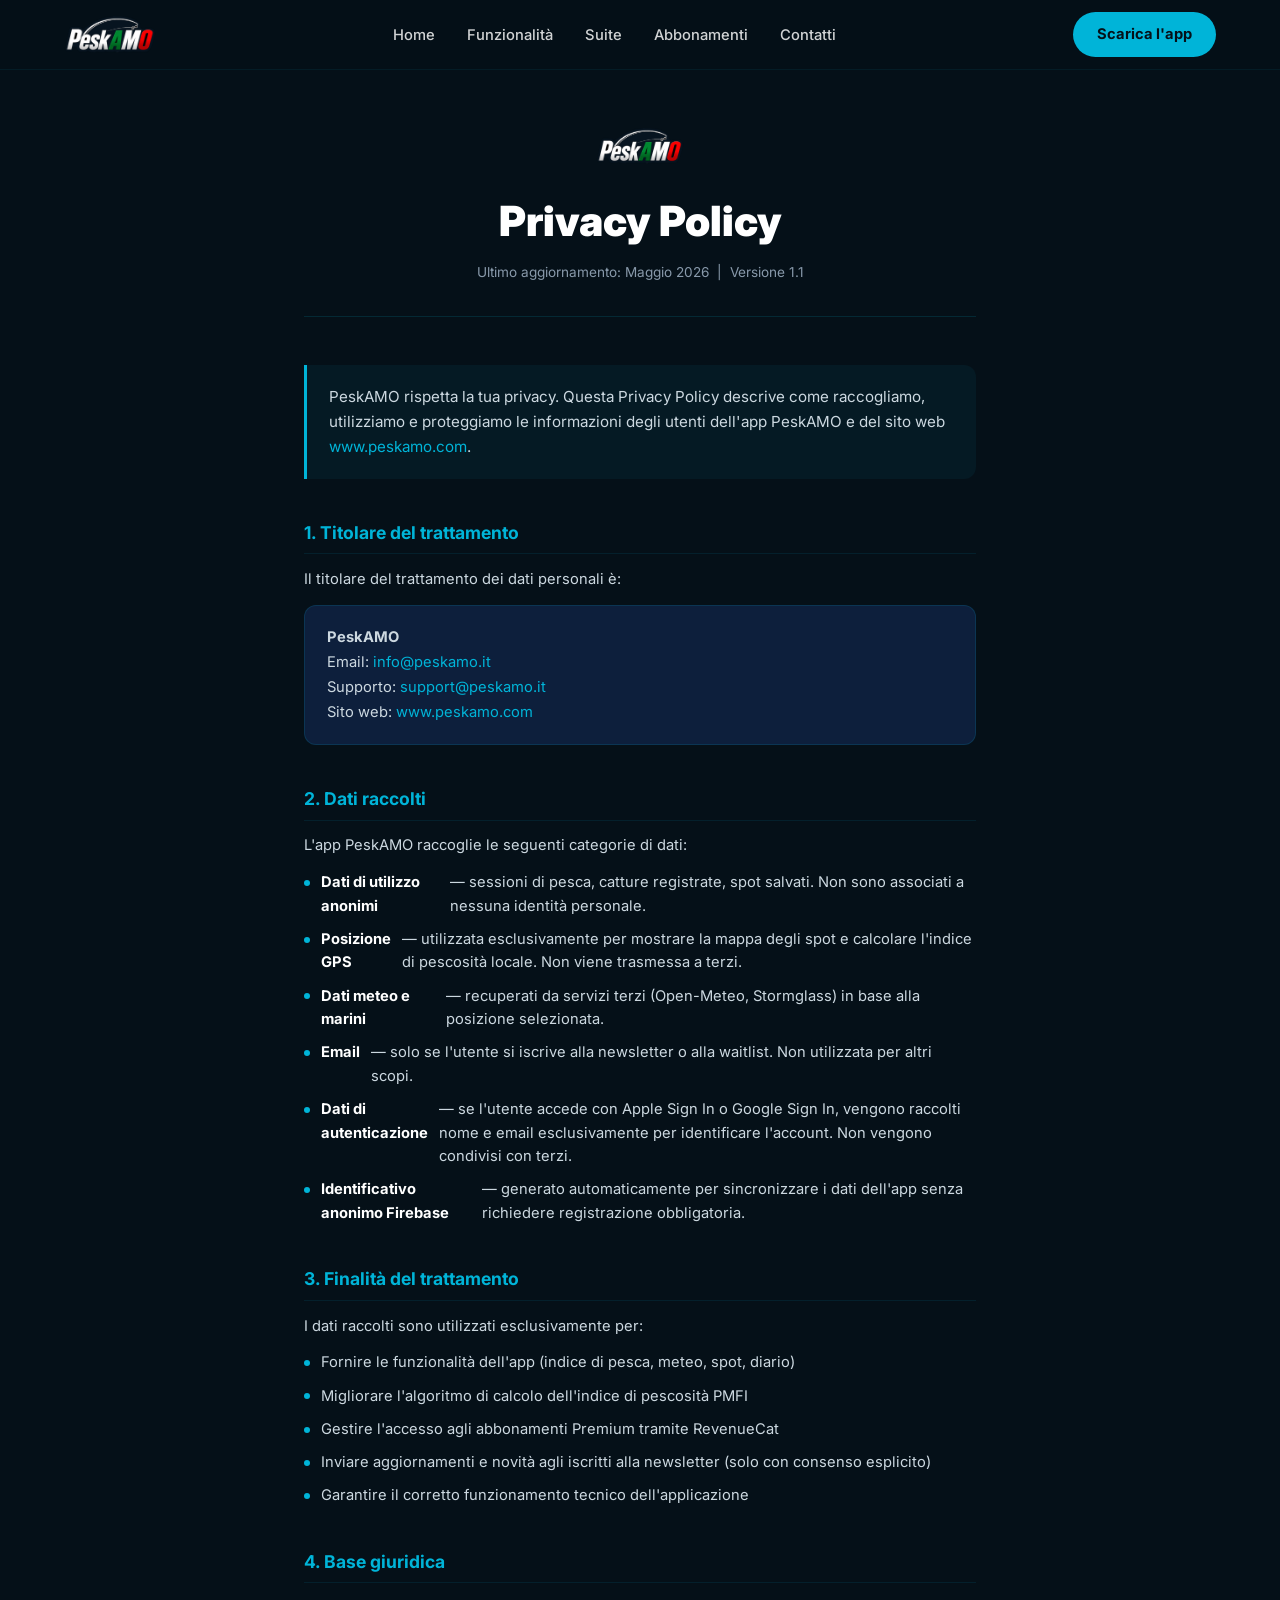
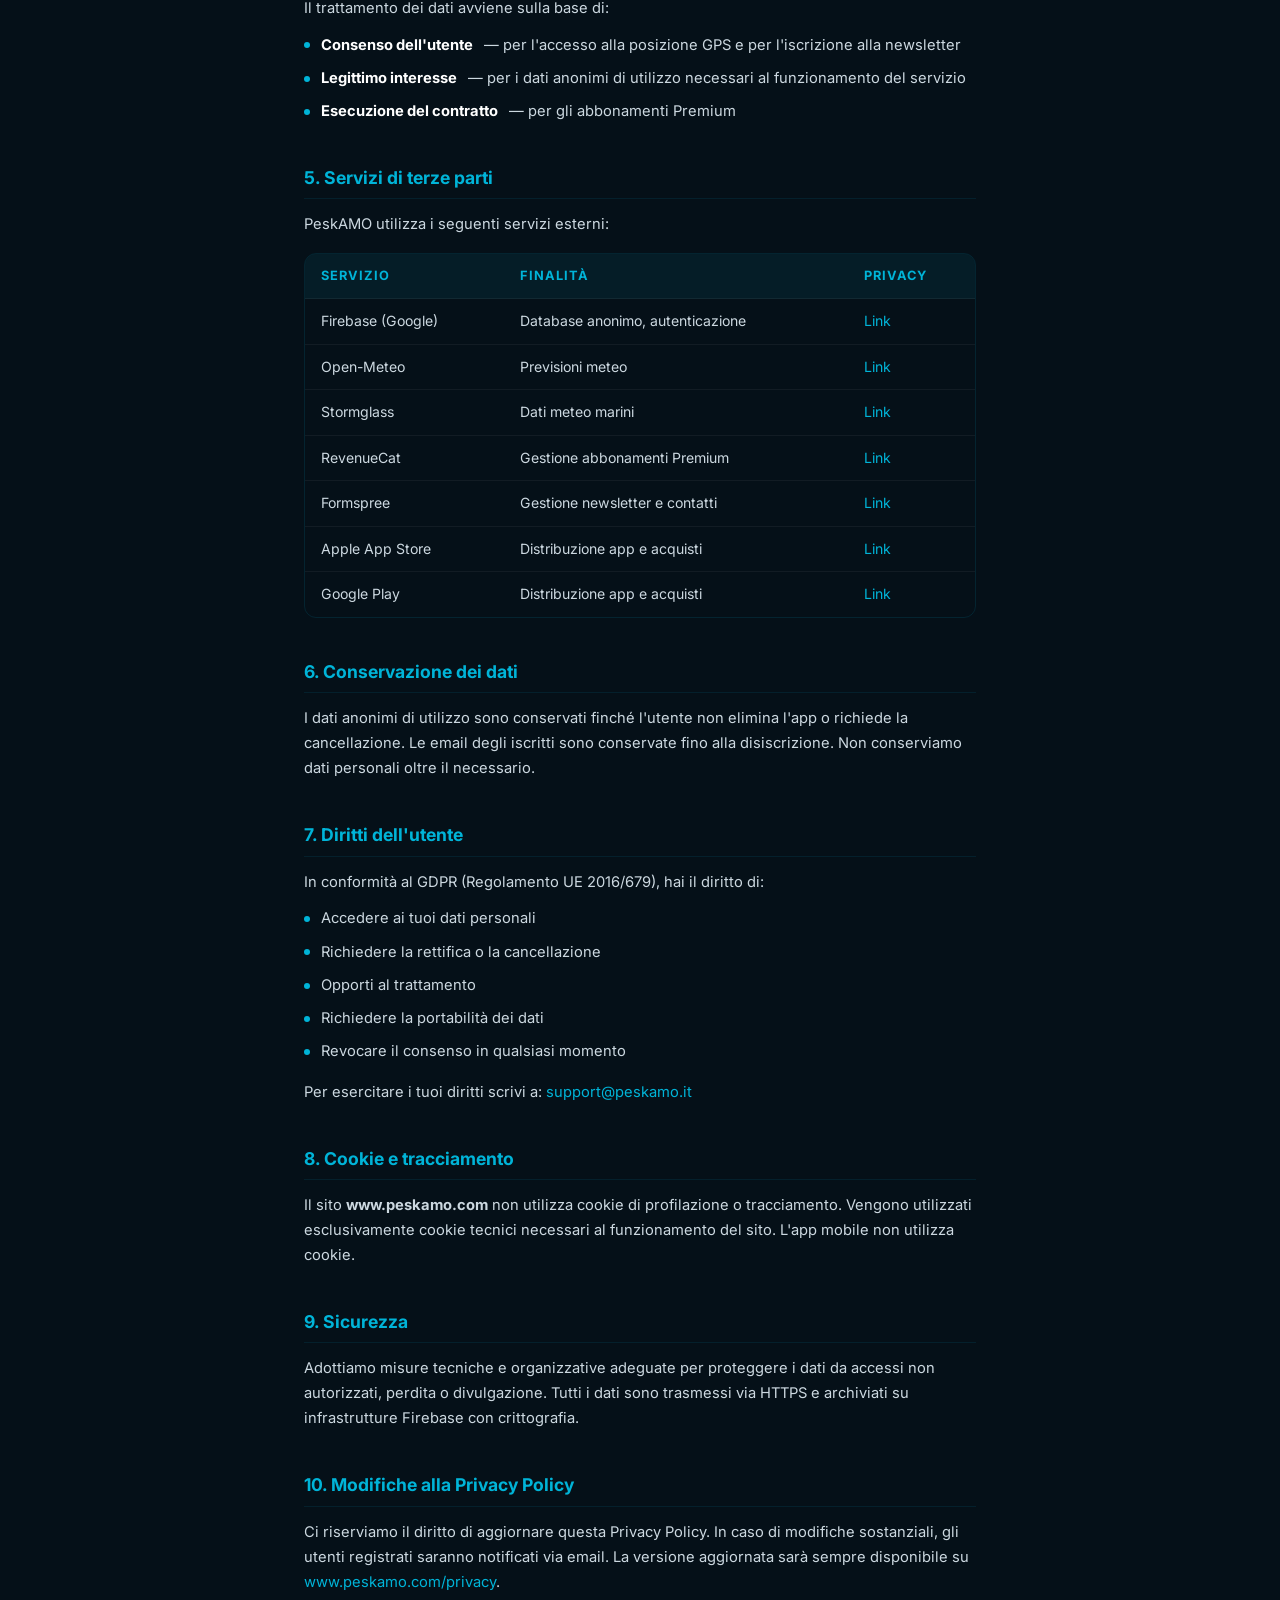
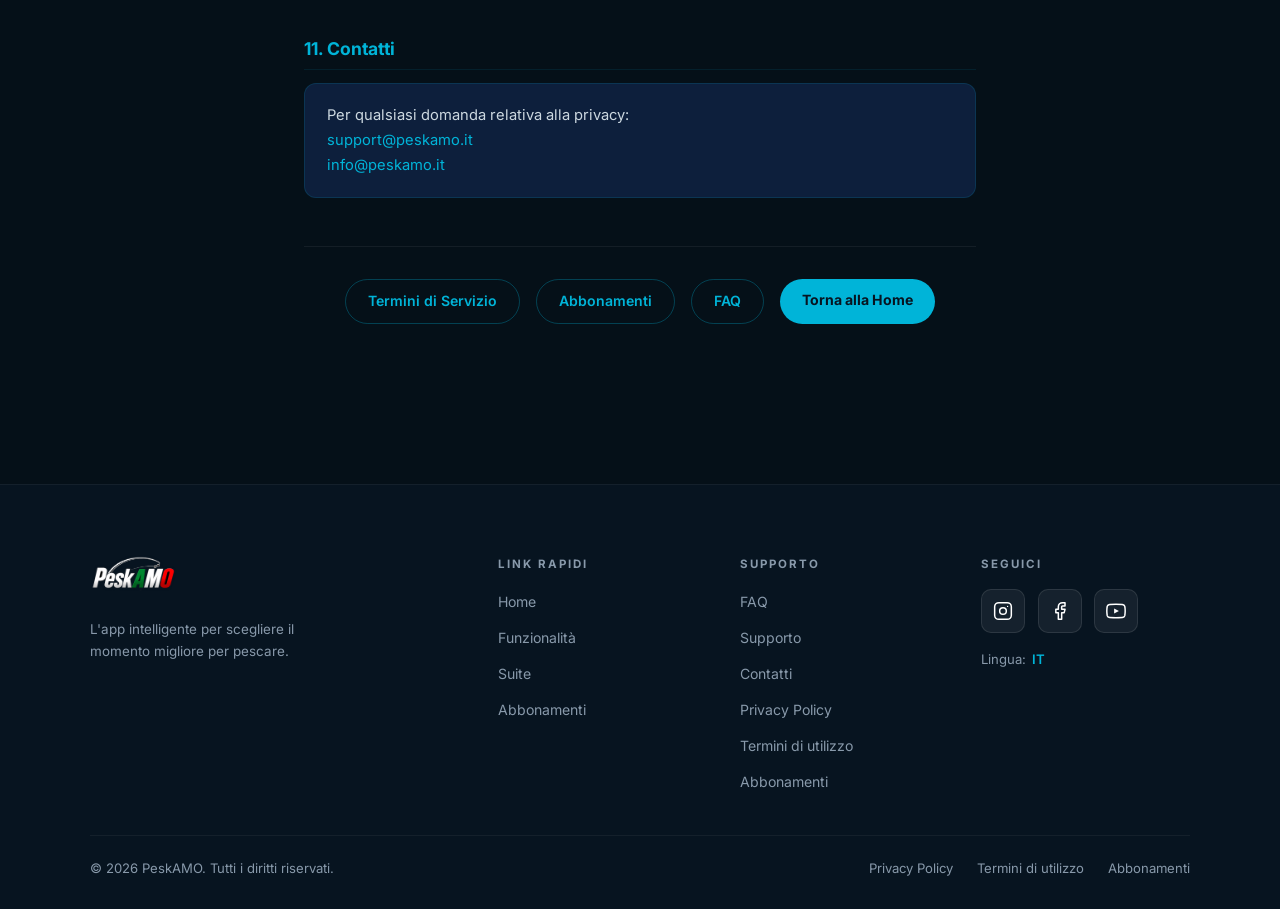
<file: privacy.html>
<!DOCTYPE html>
<html lang="it">
<head>
  <meta charset="UTF-8" />
  <meta name="viewport" content="width=device-width, initial-scale=1.0" />
  <meta name="description" content="Privacy Policy di PeskAMO — Come raccogliamo, utilizziamo e proteggiamo i tuoi dati." />
  <title>Privacy Policy — PeskAMO</title>
  <link rel="stylesheet" href="css/style.css" />
  <link rel="stylesheet" href="css/legal.css" />
  <link rel="icon" type="image/png" href="assets/favicon.png" />
</head>
<body>

  <!-- ══ NAVBAR ══ -->
  <nav id="navbar">
    <a href="index.html" class="nav-logo-wrap">
      <img src="assets/peskamo-logo.png" alt="PeskAMO" />
    </a>
    <ul class="nav-links" id="navLinks">
      <li><a href="index.html">Home</a></li>
      <li><a href="index.html#features">Funzionalità</a></li>
      <li><a href="index.html#ecosistema">Suite</a></li>
      <li><a href="abbonamenti.html">Abbonamenti</a></li>
      <li><a href="index.html#contatti">Contatti</a></li>
    </ul>
    <a href="index.html#hero" class="btn-cta">Scarica l'app</a>
    <div class="nav-hamburger" id="hamburger" onclick="toggleMenu()">
      <span></span><span></span><span></span>
    </div>
  </nav>

  <!-- ══ CONTENUTO ══ -->
  <main class="legal-main">
    <div class="legal-container">

      <div class="legal-header">
        <a href="index.html">
          <img src="assets/peskamo-logo.png" alt="PeskAMO" class="footer-logo-img" />
        </a>
        <h1>Privacy Policy</h1>
        <p class="legal-meta">Ultimo aggiornamento: Maggio 2026 &nbsp;|&nbsp; Versione 1.1</p>
      </div>

      <div class="legal-body">

        <div class="legal-intro">
          <p>PeskAMO rispetta la tua privacy. Questa Privacy Policy descrive come raccogliamo, utilizziamo e proteggiamo le informazioni degli utenti dell'app PeskAMO e del sito web <a href="https://www.peskamo.com">www.peskamo.com</a>.</p>
        </div>

        <div class="legal-section">
          <h2>1. Titolare del trattamento</h2>
          <p>Il titolare del trattamento dei dati personali è:</p>
          <div class="legal-box">
            <p><strong>PeskAMO</strong><br />
            Email: <a href="mailto:info@peskamo.it">info@peskamo.it</a><br />
            Supporto: <a href="mailto:support@peskamo.it">support@peskamo.it</a><br />
            Sito web: <a href="https://www.peskamo.com">www.peskamo.com</a></p>
          </div>
        </div>

        <div class="legal-section">
          <h2>2. Dati raccolti</h2>
          <p>L'app PeskAMO raccoglie le seguenti categorie di dati:</p>
          <ul class="legal-list">
            <li><strong>Dati di utilizzo anonimi</strong> — sessioni di pesca, catture registrate, spot salvati. Non sono associati a nessuna identità personale.</li>
            <li><strong>Posizione GPS</strong> — utilizzata esclusivamente per mostrare la mappa degli spot e calcolare l'indice di pescosità locale. Non viene trasmessa a terzi.</li>
            <li><strong>Dati meteo e marini</strong> — recuperati da servizi terzi (Open-Meteo, Stormglass) in base alla posizione selezionata.</li>
            <li><strong>Email</strong> — solo se l'utente si iscrive alla newsletter o alla waitlist. Non utilizzata per altri scopi.</li>
            <li><strong>Dati di autenticazione</strong> — se l'utente accede con Apple Sign In o Google Sign In, vengono raccolti nome e email esclusivamente per identificare l'account. Non vengono condivisi con terzi.</li>
            <li><strong>Identificativo anonimo Firebase</strong> — generato automaticamente per sincronizzare i dati dell'app senza richiedere registrazione obbligatoria.</li>
          </ul>
        </div>

        <div class="legal-section">
          <h2>3. Finalità del trattamento</h2>
          <p>I dati raccolti sono utilizzati esclusivamente per:</p>
          <ul class="legal-list">
            <li>Fornire le funzionalità dell'app (indice di pesca, meteo, spot, diario)</li>
            <li>Migliorare l'algoritmo di calcolo dell'indice di pescosità PMFI</li>
            <li>Gestire l'accesso agli abbonamenti Premium tramite RevenueCat</li>
            <li>Inviare aggiornamenti e novità agli iscritti alla newsletter (solo con consenso esplicito)</li>
            <li>Garantire il corretto funzionamento tecnico dell'applicazione</li>
          </ul>
        </div>

        <div class="legal-section">
          <h2>4. Base giuridica</h2>
          <p>Il trattamento dei dati avviene sulla base di:</p>
          <ul class="legal-list">
            <li><strong>Consenso dell'utente</strong> — per l'accesso alla posizione GPS e per l'iscrizione alla newsletter</li>
            <li><strong>Legittimo interesse</strong> — per i dati anonimi di utilizzo necessari al funzionamento del servizio</li>
            <li><strong>Esecuzione del contratto</strong> — per gli abbonamenti Premium</li>
          </ul>
        </div>

        <div class="legal-section">
          <h2>5. Servizi di terze parti</h2>
          <p>PeskAMO utilizza i seguenti servizi esterni:</p>
          <div class="legal-table-wrap">
            <table class="legal-table">
              <thead>
                <tr>
                  <th>Servizio</th>
                  <th>Finalità</th>
                  <th>Privacy</th>
                </tr>
              </thead>
              <tbody>
                <tr>
                  <td>Firebase (Google)</td>
                  <td>Database anonimo, autenticazione</td>
                  <td><a href="https://firebase.google.com/support/privacy" target="_blank">Link</a></td>
                </tr>
                <tr>
                  <td>Open-Meteo</td>
                  <td>Previsioni meteo</td>
                  <td><a href="https://open-meteo.com/en/terms" target="_blank">Link</a></td>
                </tr>
                <tr>
                  <td>Stormglass</td>
                  <td>Dati meteo marini</td>
                  <td><a href="https://stormglass.io/terms-and-conditions/" target="_blank">Link</a></td>
                </tr>
                <tr>
                  <td>RevenueCat</td>
                  <td>Gestione abbonamenti Premium</td>
                  <td><a href="https://www.revenuecat.com/privacy" target="_blank">Link</a></td>
                </tr>
                <tr>
                  <td>Formspree</td>
                  <td>Gestione newsletter e contatti</td>
                  <td><a href="https://formspree.io/legal/privacy-policy" target="_blank">Link</a></td>
                </tr>
                <tr>
                  <td>Apple App Store</td>
                  <td>Distribuzione app e acquisti</td>
                  <td><a href="https://www.apple.com/legal/privacy" target="_blank">Link</a></td>
                </tr>
                <tr>
                  <td>Google Play</td>
                  <td>Distribuzione app e acquisti</td>
                  <td><a href="https://policies.google.com/privacy" target="_blank">Link</a></td>
                </tr>
              </tbody>
            </table>
          </div>
        </div>

        <div class="legal-section">
          <h2>6. Conservazione dei dati</h2>
          <p>I dati anonimi di utilizzo sono conservati finché l'utente non elimina l'app o richiede la cancellazione. Le email degli iscritti sono conservate fino alla disiscrizione. Non conserviamo dati personali oltre il necessario.</p>
        </div>

        <div class="legal-section">
          <h2>7. Diritti dell'utente</h2>
          <p>In conformità al GDPR (Regolamento UE 2016/679), hai il diritto di:</p>
          <ul class="legal-list">
            <li>Accedere ai tuoi dati personali</li>
            <li>Richiedere la rettifica o la cancellazione</li>
            <li>Opporti al trattamento</li>
            <li>Richiedere la portabilità dei dati</li>
            <li>Revocare il consenso in qualsiasi momento</li>
          </ul>
          <p style="margin-top:1rem;">Per esercitare i tuoi diritti scrivi a: <a href="mailto:support@peskamo.it">support@peskamo.it</a></p>
        </div>

        <div class="legal-section">
          <h2>8. Cookie e tracciamento</h2>
          <p>Il sito <strong>www.peskamo.com</strong> non utilizza cookie di profilazione o tracciamento. Vengono utilizzati esclusivamente cookie tecnici necessari al funzionamento del sito. L'app mobile non utilizza cookie.</p>
        </div>

        <div class="legal-section">
          <h2>9. Sicurezza</h2>
          <p>Adottiamo misure tecniche e organizzative adeguate per proteggere i dati da accessi non autorizzati, perdita o divulgazione. Tutti i dati sono trasmessi via HTTPS e archiviati su infrastrutture Firebase con crittografia.</p>
        </div>

        <div class="legal-section">
          <h2>10. Modifiche alla Privacy Policy</h2>
          <p>Ci riserviamo il diritto di aggiornare questa Privacy Policy. In caso di modifiche sostanziali, gli utenti registrati saranno notificati via email. La versione aggiornata sarà sempre disponibile su <a href="https://www.peskamo.com/privacy">www.peskamo.com/privacy</a>.</p>
        </div>

        <div class="legal-section">
          <h2>11. Contatti</h2>
          <div class="legal-box">
            <p>Per qualsiasi domanda relativa alla privacy:<br />
            <a href="mailto:support@peskamo.it">support@peskamo.it</a><br />
            <a href="mailto:info@peskamo.it">info@peskamo.it</a></p>
          </div>
        </div>

      </div>

      <div class="legal-footer-nav">
        <a href="termini.html" class="btn-legal-nav">Termini di Servizio</a>
        <a href="abbonamenti.html" class="btn-legal-nav">Abbonamenti</a>
        <a href="faq.html" class="btn-legal-nav">FAQ</a>
        <a href="index.html" class="btn-legal-home">Torna alla Home</a>
      </div>

    </div>
  </main>

  <!-- ══ FOOTER ══ -->
  <footer>
    <div class="footer-top">
      <div class="footer-col footer-logo">
        <a href="index.html">
          <img src="assets/peskamo-logo.png" alt="PeskAMO" class="footer-logo-img" />
        </a>
        <p class="footer-desc">L'app intelligente per scegliere il momento migliore per pescare.</p>
      </div>
      <div class="footer-col">
        <h4>Link Rapidi</h4>
        <ul>
          <li><a href="index.html">Home</a></li>
          <li><a href="index.html#features">Funzionalità</a></li>
          <li><a href="index.html#ecosistema">Suite</a></li>
          <li><a href="abbonamenti.html">Abbonamenti</a></li>
        </ul>
      </div>
      
    <div class="footer-col">
  <h4>Supporto</h4>
  <ul>
    <li><a href="faq.html">FAQ</a></li>
    <li><a href="support.html">Supporto</a></li>
    <li><a href="mailto:support@peskamo.it">Contatti</a></li>
    <li><a href="privacy.html">Privacy Policy</a></li>
    <li><a href="termini.html">Termini di utilizzo</a></li>
    <li><a href="abbonamenti.html">Abbonamenti</a></li>
  </ul>
</div>


      <div class="footer-col">
        <h4>Seguici</h4>
        <div class="social-icons">
          <a href="#" class="social-icon" aria-label="Instagram">
            <svg width="20" height="20" viewBox="0 0 24 24" fill="none" stroke="currentColor" stroke-width="1.8" stroke-linecap="round" stroke-linejoin="round">
              <rect x="2" y="2" width="20" height="20" rx="5"/>
              <circle cx="12" cy="12" r="4"/>
              <circle cx="17.5" cy="6.5" r="0.8" fill="currentColor" stroke="none"/>
            </svg>
          </a>
          <a href="#" class="social-icon" aria-label="Facebook">
            <svg width="20" height="20" viewBox="0 0 24 24" fill="none" stroke="currentColor" stroke-width="1.8" stroke-linecap="round" stroke-linejoin="round">
              <path d="M18 2h-3a5 5 0 0 0-5 5v3H7v4h3v8h4v-8h3l1-4h-4V7a1 1 0 0 1 1-1h3z"/>
            </svg>
          </a>
          <a href="#" class="social-icon" aria-label="YouTube">
            <svg width="20" height="20" viewBox="0 0 24 24" fill="none" stroke="currentColor" stroke-width="1.8" stroke-linecap="round" stroke-linejoin="round">
              <path d="M22.54 6.42a2.78 2.78 0 0 0-1.95-1.96C18.88 4 12 4 12 4s-6.88 0-8.59.46A2.78 2.78 0 0 0 1.46 6.42 29 29 0 0 0 1 12a29 29 0 0 0 .46 5.58 2.78 2.78 0 0 0 1.95 1.96C5.12 20 12 20 12 20s6.88 0 8.59-.46a2.78 2.78 0 0 0 1.95-1.96A29 29 0 0 0 23 12a29 29 0 0 0-.46-5.58z"/>
              <polygon points="9.75 15.02 15.5 12 9.75 8.98 9.75 15.02" fill="currentColor" stroke="none"/>
            </svg>
          </a>
        </div>
        <div class="footer-lang">
          <span>Lingua:</span>
          <a href="privacy.html" class="active-lang">IT</a>
        </div>
      </div>
    </div>
    <div class="footer-bottom">
      <p>&copy; 2026 PeskAMO. Tutti i diritti riservati.</p>
      <div class="footer-bottom-links">
        <a href="privacy.html">Privacy Policy</a>
        <a href="termini.html">Termini di utilizzo</a>
        <a href="abbonamenti.html">Abbonamenti</a>
      </div>
    </div>
  </footer>

  <script src="js/main.js"></script>
</body>
</html>
</file>
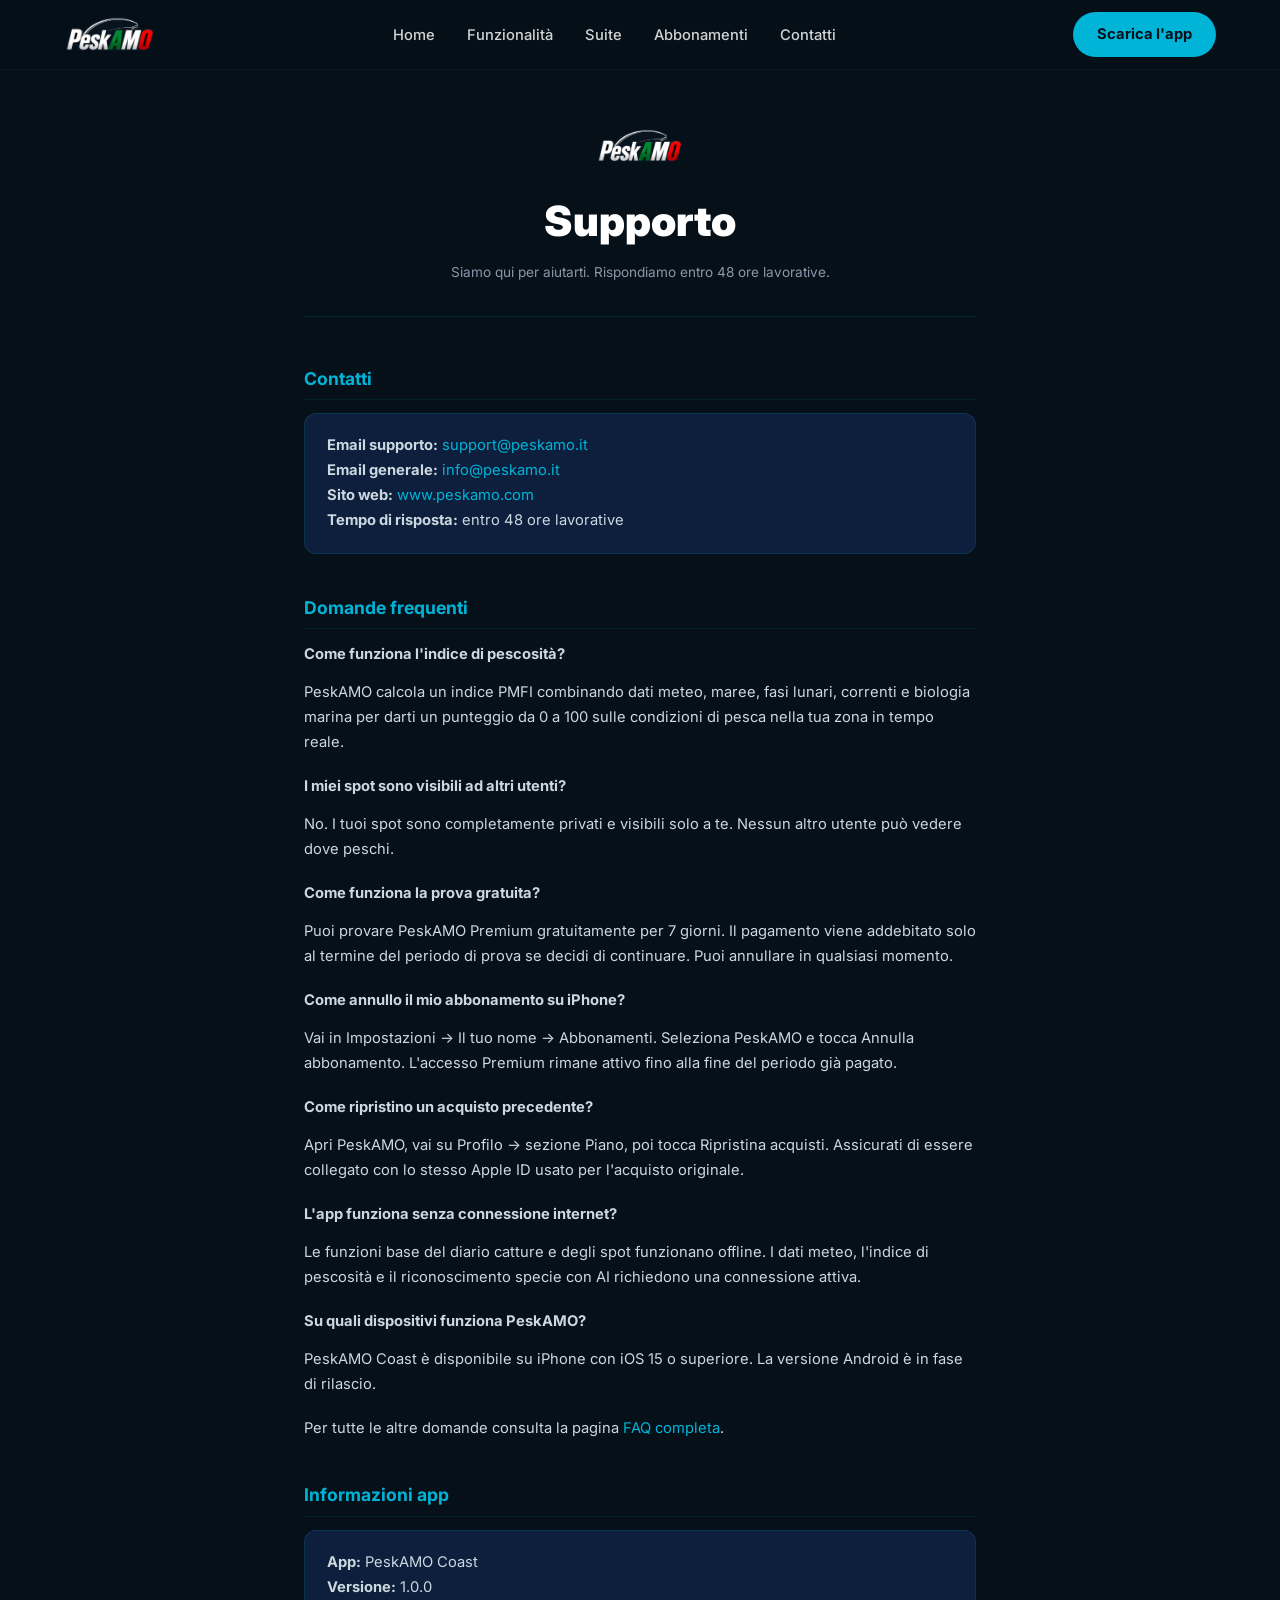
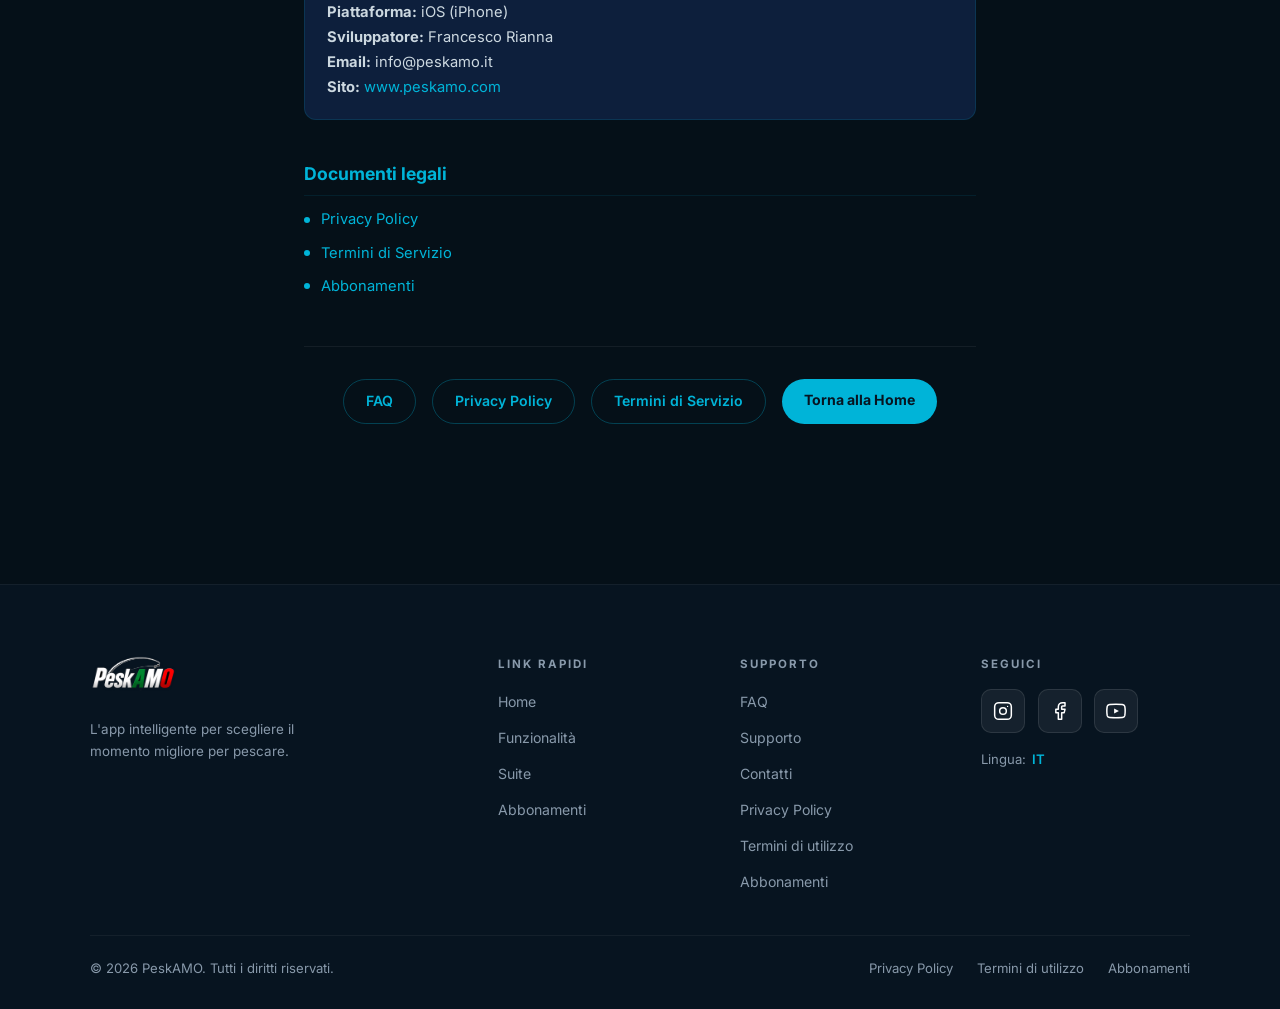
<file: support.html>
<!DOCTYPE html>
<html lang="it">
<head>
  <meta charset="UTF-8" />
  <meta name="viewport" content="width=device-width, initial-scale=1.0" />
  <meta name="description" content="Supporto PeskAMO — Assistenza, FAQ e contatti per l'app di pesca intelligente." />
  <meta name="theme-color" content="#051018" />
  <title>Supporto — PeskAMO</title>
  <link rel="stylesheet" href="css/style.css" />
  <link rel="stylesheet" href="css/legal.css" />
  <link rel="icon" type="image/png" href="assets/favicon.png" />
</head>
<body>

  <!-- ══ NAVBAR ══ -->
  <nav id="navbar">
    <a href="index.html" class="nav-logo-wrap">
      <img src="assets/peskamo-logo.png" alt="PeskAMO" />
    </a>
    <ul class="nav-links" id="navLinks">
      <li><a href="index.html">Home</a></li>
      <li><a href="index.html#features">Funzionalità</a></li>
      <li><a href="index.html#ecosistema">Suite</a></li>
      <li><a href="abbonamenti.html">Abbonamenti</a></li>
      <li><a href="index.html#contatti">Contatti</a></li>
    </ul>
    <a href="index.html#hero" class="btn-cta">Scarica l'app</a>
    <div class="nav-hamburger" id="hamburger" onclick="toggleMenu()">
      <span></span><span></span><span></span>
    </div>
  </nav>

  <!-- ══ CONTENUTO ══ -->
  <main class="legal-main">
    <div class="legal-container">

      <div class="legal-header">
        <a href="index.html">
          <img src="assets/peskamo-logo.png" alt="PeskAMO" class="footer-logo-img" />
        </a>
        <h1>Supporto</h1>
        <p class="legal-meta">Siamo qui per aiutarti. Rispondiamo entro 48 ore lavorative.</p>
      </div>

      <div class="legal-body">

        <!-- CONTATTI -->
        <div class="legal-section">
          <h2>Contatti</h2>
          <div class="legal-box">
            <p>
              <strong>Email supporto:</strong>
              <a href="mailto:support@peskamo.it">support@peskamo.it</a><br />
              <strong>Email generale:</strong>
              <a href="mailto:info@peskamo.it">info@peskamo.it</a><br />
              <strong>Sito web:</strong>
              <a href="https://www.peskamo.com">www.peskamo.com</a><br />
              <strong>Tempo di risposta:</strong> entro 48 ore lavorative
            </p>
          </div>
        </div>

        <!-- FAQ -->
        <div class="legal-section">
          <h2>Domande frequenti</h2>

          <p><strong>Come funziona l'indice di pescosità?</strong></p>
          <p>PeskAMO calcola un indice PMFI combinando dati meteo, maree, fasi lunari, correnti e biologia marina per darti un punteggio da 0 a 100 sulle condizioni di pesca nella tua zona in tempo reale.</p>

          <p style="margin-top:1.2rem;"><strong>I miei spot sono visibili ad altri utenti?</strong></p>
          <p>No. I tuoi spot sono completamente privati e visibili solo a te. Nessun altro utente può vedere dove peschi.</p>

          <p style="margin-top:1.2rem;"><strong>Come funziona la prova gratuita?</strong></p>
          <p>Puoi provare PeskAMO Premium gratuitamente per 7 giorni. Il pagamento viene addebitato solo al termine del periodo di prova se decidi di continuare. Puoi annullare in qualsiasi momento.</p>

          <p style="margin-top:1.2rem;"><strong>Come annullo il mio abbonamento su iPhone?</strong></p>
          <p>Vai in Impostazioni &rarr; Il tuo nome &rarr; Abbonamenti. Seleziona PeskAMO e tocca Annulla abbonamento. L'accesso Premium rimane attivo fino alla fine del periodo già pagato.</p>

          <p style="margin-top:1.2rem;"><strong>Come ripristino un acquisto precedente?</strong></p>
          <p>Apri PeskAMO, vai su Profilo &rarr; sezione Piano, poi tocca Ripristina acquisti. Assicurati di essere collegato con lo stesso Apple ID usato per l'acquisto originale.</p>

          <p style="margin-top:1.2rem;"><strong>L'app funziona senza connessione internet?</strong></p>
          <p>Le funzioni base del diario catture e degli spot funzionano offline. I dati meteo, l'indice di pescosità e il riconoscimento specie con AI richiedono una connessione attiva.</p>

          <p style="margin-top:1.2rem;"><strong>Su quali dispositivi funziona PeskAMO?</strong></p>
          <p>PeskAMO Coast è disponibile su iPhone con iOS 15 o superiore. La versione Android è in fase di rilascio.</p>

          <p style="margin-top:1.2rem;">
            Per tutte le altre domande consulta la pagina
            <a href="faq.html">FAQ completa</a>.
          </p>
        </div>

        <!-- INFO APP -->
        <div class="legal-section">
          <h2>Informazioni app</h2>
          <div class="legal-box">
            <p>
              <strong>App:</strong> PeskAMO Coast<br />
              <strong>Versione:</strong> 1.0.0<br />
              <strong>Piattaforma:</strong> iOS (iPhone)<br />
              <strong>Sviluppatore:</strong> Francesco Rianna<br />
              <strong>Email:</strong> info@peskamo.it<br />
              <strong>Sito:</strong> <a href="https://www.peskamo.com">www.peskamo.com</a>
            </p>
          </div>
        </div>

        <!-- DOCUMENTI LEGALI -->
        <div class="legal-section">
          <h2>Documenti legali</h2>
          <ul class="legal-list">
            <li><a href="privacy.html">Privacy Policy</a></li>
            <li><a href="termini.html">Termini di Servizio</a></li>
            <li><a href="abbonamenti.html">Abbonamenti</a></li>
          </ul>
        </div>

      </div>

      <div class="legal-footer-nav">
        <a href="faq.html" class="btn-legal-nav">FAQ</a>
        <a href="privacy.html" class="btn-legal-nav">Privacy Policy</a>
        <a href="termini.html" class="btn-legal-nav">Termini di Servizio</a>
        <a href="index.html" class="btn-legal-home">Torna alla Home</a>
      </div>

    </div>
  </main>

  <!-- ══ FOOTER ══ -->
  <footer>
    <div class="footer-top">
      <div class="footer-col footer-logo">
        <a href="index.html">
          <img src="assets/peskamo-logo.png" alt="PeskAMO" class="footer-logo-img" />
        </a>
        <p class="footer-desc">L'app intelligente per scegliere il momento migliore per pescare.</p>
      </div>
      <div class="footer-col">
        <h4>Link Rapidi</h4>
        <ul>
          <li><a href="index.html">Home</a></li>
          <li><a href="index.html#features">Funzionalità</a></li>
          <li><a href="index.html#ecosistema">Suite</a></li>
          <li><a href="abbonamenti.html">Abbonamenti</a></li>
        </ul>
      </div>
      <div class="footer-col">
        <h4>Supporto</h4>
        <ul>
          <li><a href="faq.html">FAQ</a></li>
          <li><a href="support.html">Supporto</a></li>
          <li><a href="mailto:support@peskamo.it">Contatti</a></li>
          <li><a href="privacy.html">Privacy Policy</a></li>
          <li><a href="termini.html">Termini di utilizzo</a></li>
          <li><a href="abbonamenti.html">Abbonamenti</a></li>
        </ul>
      </div>
      <div class="footer-col">
        <h4>Seguici</h4>
        <div class="social-icons">
          <a href="#" class="social-icon" aria-label="Instagram">
            <svg width="20" height="20" viewBox="0 0 24 24" fill="none" stroke="currentColor" stroke-width="1.8" stroke-linecap="round" stroke-linejoin="round">
              <rect x="2" y="2" width="20" height="20" rx="5"/>
              <circle cx="12" cy="12" r="4"/>
              <circle cx="17.5" cy="6.5" r="0.8" fill="currentColor" stroke="none"/>
            </svg>
          </a>
          <a href="#" class="social-icon" aria-label="Facebook">
            <svg width="20" height="20" viewBox="0 0 24 24" fill="none" stroke="currentColor" stroke-width="1.8" stroke-linecap="round" stroke-linejoin="round">
              <path d="M18 2h-3a5 5 0 0 0-5 5v3H7v4h3v8h4v-8h3l1-4h-4V7a1 1 0 0 1 1-1h3z"/>
            </svg>
          </a>
          <a href="#" class="social-icon" aria-label="YouTube">
            <svg width="20" height="20" viewBox="0 0 24 24" fill="none" stroke="currentColor" stroke-width="1.8" stroke-linecap="round" stroke-linejoin="round">
              <path d="M22.54 6.42a2.78 2.78 0 0 0-1.95-1.96C18.88 4 12 4 12 4s-6.88 0-8.59.46A2.78 2.78 0 0 0 1.46 6.42 29 29 0 0 0 1 12a29 29 0 0 0 .46 5.58 2.78 2.78 0 0 0 1.95 1.96C5.12 20 12 20 12 20s6.88 0 8.59-.46a2.78 2.78 0 0 0 1.95-1.96A29 29 0 0 0 23 12a29 29 0 0 0-.46-5.58z"/>
              <polygon points="9.75 15.02 15.5 12 9.75 8.98 9.75 15.02" fill="currentColor" stroke="none"/>
            </svg>
          </a>
        </div>
        <div class="footer-lang">
          <span>Lingua:</span>
          <a href="support.html" class="active-lang">IT</a>
        </div>
      </div>
    </div>
    <div class="footer-bottom">
      <p>&copy; 2026 PeskAMO. Tutti i diritti riservati.</p>
      <div class="footer-bottom-links">
        <a href="privacy.html">Privacy Policy</a>
        <a href="termini.html">Termini di utilizzo</a>
        <a href="abbonamenti.html">Abbonamenti</a>
      </div>
    </div>
  </footer>

  <script src="js/main.js"></script>
</body>
</html>
</file>
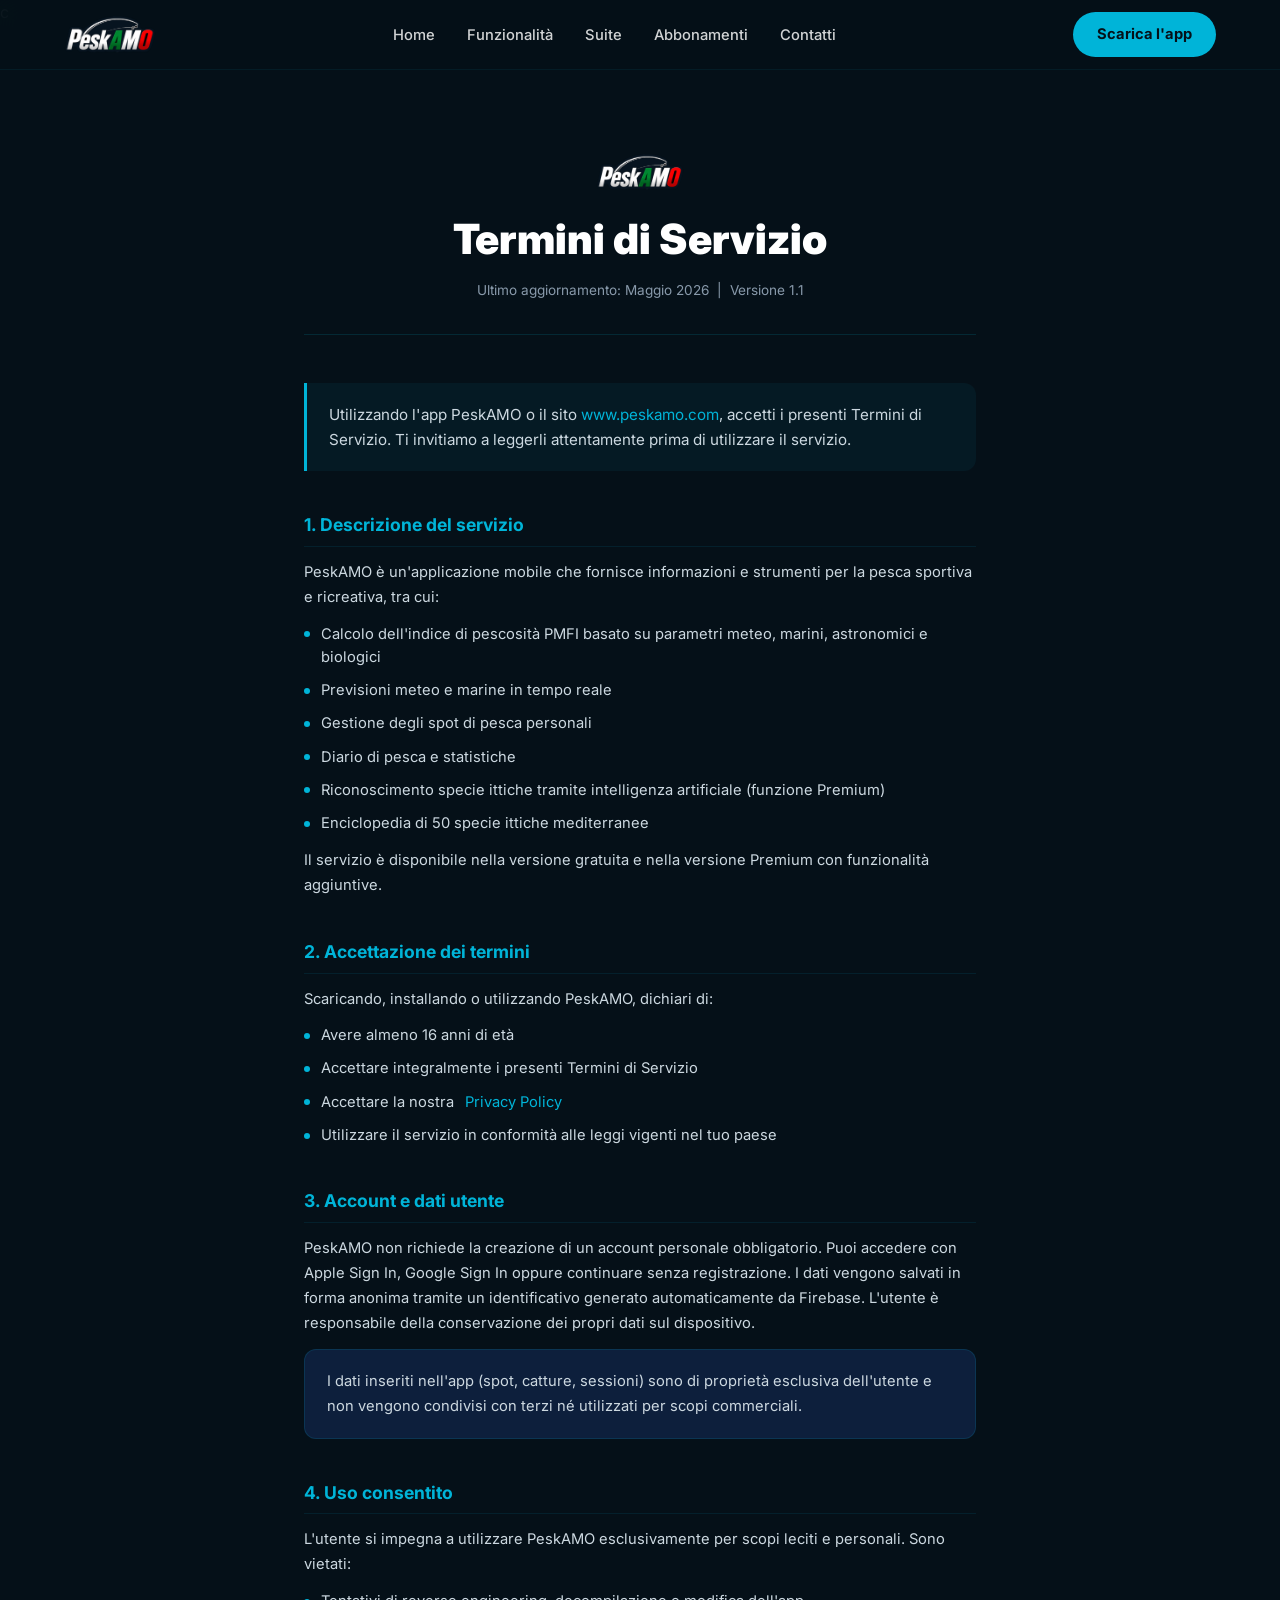
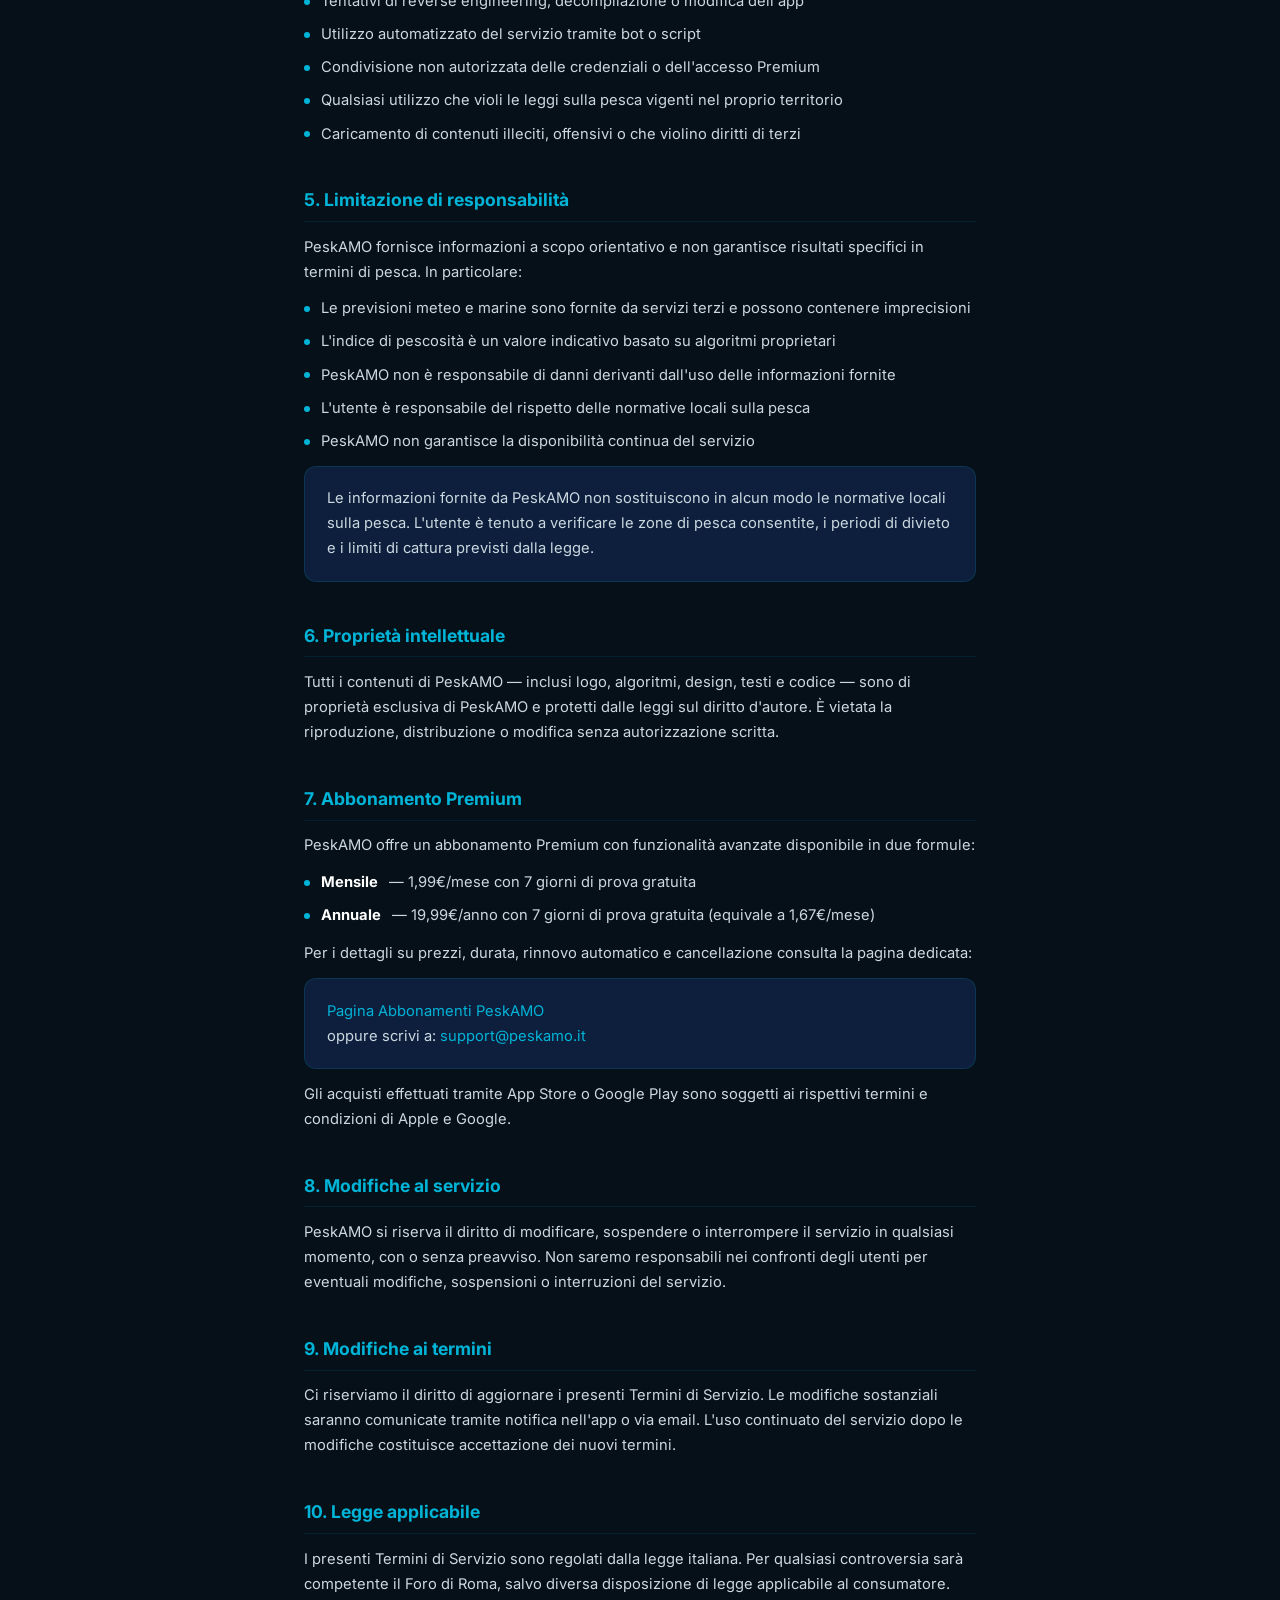
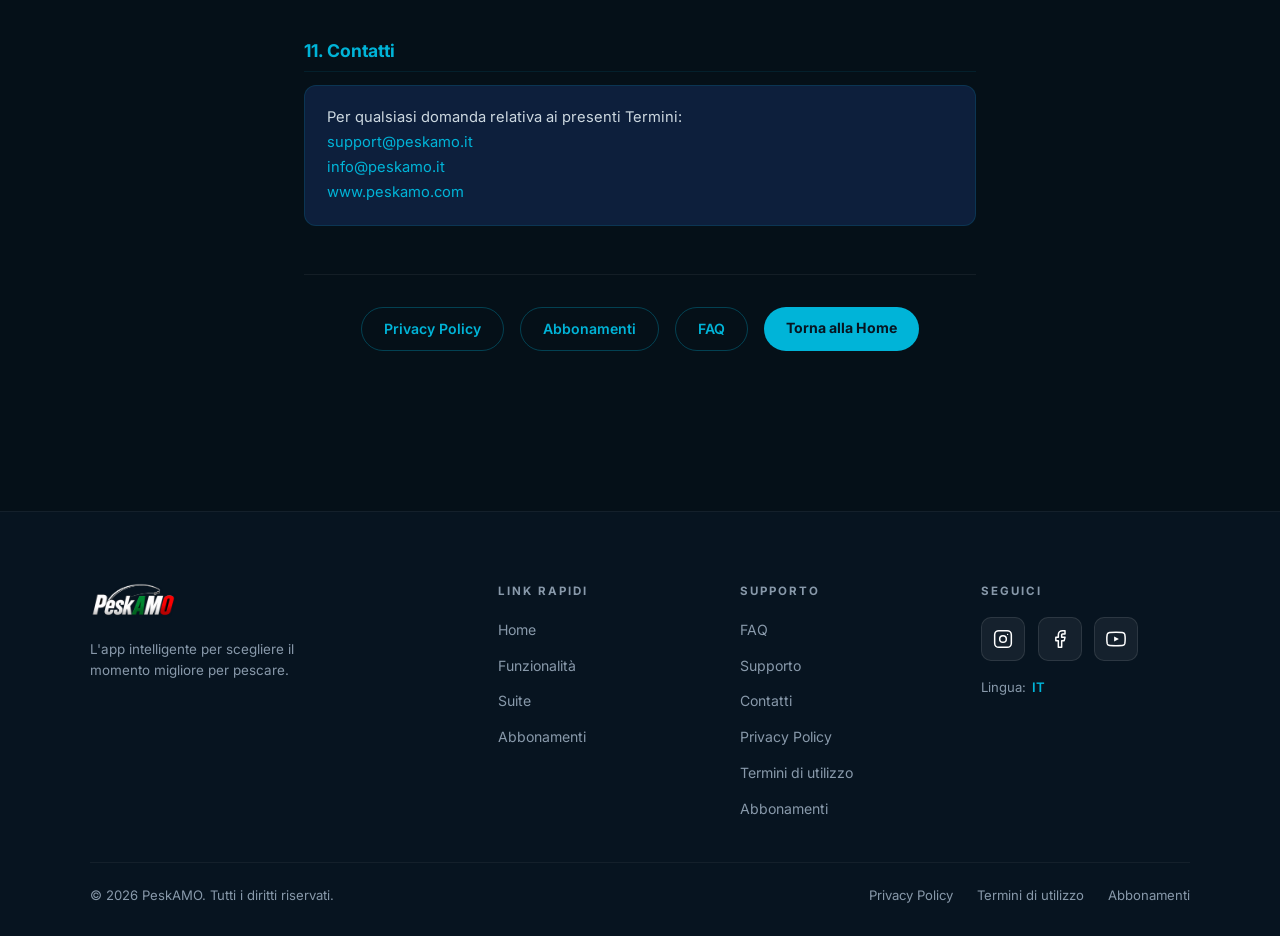
<file: termini.html>
c<!DOCTYPE html>
<html lang="it">
<head>
  <meta charset="UTF-8" />
  <meta name="viewport" content="width=device-width, initial-scale=1.0" />
  <meta name="description" content="Termini di Servizio di PeskAMO — Condizioni di utilizzo dell'app e del sito web." />
  <title>Termini di Servizio — PeskAMO</title>
  <link rel="stylesheet" href="css/style.css" />
  <link rel="stylesheet" href="css/legal.css" />
  <link rel="icon" type="image/png" href="assets/favicon.png" />
</head>
<body>

  <!-- ══ NAVBAR ══ -->
  <nav id="navbar">
    <a href="index.html" class="nav-logo-wrap">
      <img src="assets/peskamo-logo.png" alt="PeskAMO" />
    </a>
    <ul class="nav-links" id="navLinks">
      <li><a href="index.html">Home</a></li>
      <li><a href="index.html#features">Funzionalità</a></li>
      <li><a href="index.html#ecosistema">Suite</a></li>
      <li><a href="abbonamenti.html">Abbonamenti</a></li>
      <li><a href="index.html#contatti">Contatti</a></li>
    </ul>
    <a href="index.html#hero" class="btn-cta">Scarica l'app</a>
    <div class="nav-hamburger" id="hamburger" onclick="toggleMenu()">
      <span></span><span></span><span></span>
    </div>
  </nav>

  <!-- ══ CONTENUTO ══ -->
  <main class="legal-main">
    <div class="legal-container">

      <div class="legal-header">
        <a href="index.html">
          <img src="assets/peskamo-logo.png" alt="PeskAMO" class="footer-logo-img" />
        </a>
        <h1>Termini di Servizio</h1>
        <p class="legal-meta">Ultimo aggiornamento: Maggio 2026 &nbsp;|&nbsp; Versione 1.1</p>
      </div>

      <div class="legal-body">

        <div class="legal-intro">
          <p>Utilizzando l'app PeskAMO o il sito <a href="https://www.peskamo.com">www.peskamo.com</a>, accetti i presenti Termini di Servizio. Ti invitiamo a leggerli attentamente prima di utilizzare il servizio.</p>
        </div>

        <div class="legal-section">
          <h2>1. Descrizione del servizio</h2>
          <p>PeskAMO è un'applicazione mobile che fornisce informazioni e strumenti per la pesca sportiva e ricreativa, tra cui:</p>
          <ul class="legal-list">
            <li>Calcolo dell'indice di pescosità PMFI basato su parametri meteo, marini, astronomici e biologici</li>
            <li>Previsioni meteo e marine in tempo reale</li>
            <li>Gestione degli spot di pesca personali</li>
            <li>Diario di pesca e statistiche</li>
            <li>Riconoscimento specie ittiche tramite intelligenza artificiale (funzione Premium)</li>
            <li>Enciclopedia di 50 specie ittiche mediterranee</li>
          </ul>
          <p>Il servizio è disponibile nella versione gratuita e nella versione Premium con funzionalità aggiuntive.</p>
        </div>

        <div class="legal-section">
          <h2>2. Accettazione dei termini</h2>
          <p>Scaricando, installando o utilizzando PeskAMO, dichiari di:</p>
          <ul class="legal-list">
            <li>Avere almeno 16 anni di età</li>
            <li>Accettare integralmente i presenti Termini di Servizio</li>
            <li>Accettare la nostra <a href="privacy.html">Privacy Policy</a></li>
            <li>Utilizzare il servizio in conformità alle leggi vigenti nel tuo paese</li>
          </ul>
        </div>

        <div class="legal-section">
          <h2>3. Account e dati utente</h2>
          <p>PeskAMO non richiede la creazione di un account personale obbligatorio. Puoi accedere con Apple Sign In, Google Sign In oppure continuare senza registrazione. I dati vengono salvati in forma anonima tramite un identificativo generato automaticamente da Firebase. L'utente è responsabile della conservazione dei propri dati sul dispositivo.</p>
          <div class="legal-box">
            <p>I dati inseriti nell'app (spot, catture, sessioni) sono di proprietà esclusiva dell'utente e non vengono condivisi con terzi né utilizzati per scopi commerciali.</p>
          </div>
        </div>

        <div class="legal-section">
          <h2>4. Uso consentito</h2>
          <p>L'utente si impegna a utilizzare PeskAMO esclusivamente per scopi leciti e personali. Sono vietati:</p>
          <ul class="legal-list">
            <li>Tentativi di reverse engineering, decompilazione o modifica dell'app</li>
            <li>Utilizzo automatizzato del servizio tramite bot o script</li>
            <li>Condivisione non autorizzata delle credenziali o dell'accesso Premium</li>
            <li>Qualsiasi utilizzo che violi le leggi sulla pesca vigenti nel proprio territorio</li>
            <li>Caricamento di contenuti illeciti, offensivi o che violino diritti di terzi</li>
          </ul>
        </div>

        <div class="legal-section">
          <h2>5. Limitazione di responsabilità</h2>
          <p>PeskAMO fornisce informazioni a scopo orientativo e non garantisce risultati specifici in termini di pesca. In particolare:</p>
          <ul class="legal-list">
            <li>Le previsioni meteo e marine sono fornite da servizi terzi e possono contenere imprecisioni</li>
            <li>L'indice di pescosità è un valore indicativo basato su algoritmi proprietari</li>
            <li>PeskAMO non è responsabile di danni derivanti dall'uso delle informazioni fornite</li>
            <li>L'utente è responsabile del rispetto delle normative locali sulla pesca</li>
            <li>PeskAMO non garantisce la disponibilità continua del servizio</li>
          </ul>
          <div class="legal-box">
            <p>Le informazioni fornite da PeskAMO non sostituiscono in alcun modo le normative locali sulla pesca. L'utente è tenuto a verificare le zone di pesca consentite, i periodi di divieto e i limiti di cattura previsti dalla legge.</p>
          </div>
        </div>

        <div class="legal-section">
          <h2>6. Proprietà intellettuale</h2>
          <p>Tutti i contenuti di PeskAMO — inclusi logo, algoritmi, design, testi e codice — sono di proprietà esclusiva di PeskAMO e protetti dalle leggi sul diritto d'autore. È vietata la riproduzione, distribuzione o modifica senza autorizzazione scritta.</p>
        </div>

        <div class="legal-section">
          <h2>7. Abbonamento Premium</h2>
          <p>PeskAMO offre un abbonamento Premium con funzionalità avanzate disponibile in due formule:</p>
          <ul class="legal-list">
            <li><strong>Mensile</strong> — 1,99€/mese con 7 giorni di prova gratuita</li>
            <li><strong>Annuale</strong> — 19,99€/anno con 7 giorni di prova gratuita (equivale a 1,67€/mese)</li>
          </ul>
          <p>Per i dettagli su prezzi, durata, rinnovo automatico e cancellazione consulta la pagina dedicata:</p>
          <div class="legal-box">
            <p><a href="abbonamenti.html">Pagina Abbonamenti PeskAMO</a><br />
            oppure scrivi a: <a href="mailto:support@peskamo.it">support@peskamo.it</a></p>
          </div>
          <p>Gli acquisti effettuati tramite App Store o Google Play sono soggetti ai rispettivi termini e condizioni di Apple e Google.</p>
        </div>

        <div class="legal-section">
          <h2>8. Modifiche al servizio</h2>
          <p>PeskAMO si riserva il diritto di modificare, sospendere o interrompere il servizio in qualsiasi momento, con o senza preavviso. Non saremo responsabili nei confronti degli utenti per eventuali modifiche, sospensioni o interruzioni del servizio.</p>
        </div>

        <div class="legal-section">
          <h2>9. Modifiche ai termini</h2>
          <p>Ci riserviamo il diritto di aggiornare i presenti Termini di Servizio. Le modifiche sostanziali saranno comunicate tramite notifica nell'app o via email. L'uso continuato del servizio dopo le modifiche costituisce accettazione dei nuovi termini.</p>
        </div>

        <div class="legal-section">
          <h2>10. Legge applicabile</h2>
          <p>I presenti Termini di Servizio sono regolati dalla legge italiana. Per qualsiasi controversia sarà competente il Foro di Roma, salvo diversa disposizione di legge applicabile al consumatore.</p>
        </div>

        <div class="legal-section">
          <h2>11. Contatti</h2>
          <div class="legal-box">
            <p>Per qualsiasi domanda relativa ai presenti Termini:<br />
            <a href="mailto:support@peskamo.it">support@peskamo.it</a><br />
            <a href="mailto:info@peskamo.it">info@peskamo.it</a><br />
            <a href="https://www.peskamo.com">www.peskamo.com</a></p>
          </div>
        </div>

      </div>

      <div class="legal-footer-nav">
        <a href="privacy.html" class="btn-legal-nav">Privacy Policy</a>
        <a href="abbonamenti.html" class="btn-legal-nav">Abbonamenti</a>
        <a href="faq.html" class="btn-legal-nav">FAQ</a>
        <a href="index.html" class="btn-legal-home">Torna alla Home</a>
      </div>

    </div>
  </main>

  <!-- ══ FOOTER ══ -->
  <footer>
    <div class="footer-top">
      <div class="footer-col footer-logo">
        <a href="index.html">
          <img src="assets/peskamo-logo.png" alt="PeskAMO" class="footer-logo-img" />
        </a>
        <p class="footer-desc">L'app intelligente per scegliere il momento migliore per pescare.</p>
      </div>
      <div class="footer-col">
        <h4>Link Rapidi</h4>
        <ul>
          <li><a href="index.html">Home</a></li>
          <li><a href="index.html#features">Funzionalità</a></li>
          <li><a href="index.html#ecosistema">Suite</a></li>
          <li><a href="abbonamenti.html">Abbonamenti</a></li>
        </ul>
      </div>


     <div class="footer-col">
  <h4>Supporto</h4>
  <ul>
    <li><a href="faq.html">FAQ</a></li>
    <li><a href="support.html">Supporto</a></li>
    <li><a href="mailto:support@peskamo.it">Contatti</a></li>
    <li><a href="privacy.html">Privacy Policy</a></li>
    <li><a href="termini.html">Termini di utilizzo</a></li>
    <li><a href="abbonamenti.html">Abbonamenti</a></li>
  </ul>
</div>



      <div class="footer-col">
        <h4>Seguici</h4>
        <div class="social-icons">
          <a href="#" class="social-icon" aria-label="Instagram">
            <svg width="20" height="20" viewBox="0 0 24 24" fill="none" stroke="currentColor" stroke-width="1.8" stroke-linecap="round" stroke-linejoin="round">
              <rect x="2" y="2" width="20" height="20" rx="5"/>
              <circle cx="12" cy="12" r="4"/>
              <circle cx="17.5" cy="6.5" r="0.8" fill="currentColor" stroke="none"/>
            </svg>
          </a>
          <a href="#" class="social-icon" aria-label="Facebook">
            <svg width="20" height="20" viewBox="0 0 24 24" fill="none" stroke="currentColor" stroke-width="1.8" stroke-linecap="round" stroke-linejoin="round">
              <path d="M18 2h-3a5 5 0 0 0-5 5v3H7v4h3v8h4v-8h3l1-4h-4V7a1 1 0 0 1 1-1h3z"/>
            </svg>
          </a>
          <a href="#" class="social-icon" aria-label="YouTube">
            <svg width="20" height="20" viewBox="0 0 24 24" fill="none" stroke="currentColor" stroke-width="1.8" stroke-linecap="round" stroke-linejoin="round">
              <path d="M22.54 6.42a2.78 2.78 0 0 0-1.95-1.96C18.88 4 12 4 12 4s-6.88 0-8.59.46A2.78 2.78 0 0 0 1.46 6.42 29 29 0 0 0 1 12a29 29 0 0 0 .46 5.58 2.78 2.78 0 0 0 1.95 1.96C5.12 20 12 20 12 20s6.88 0 8.59-.46a2.78 2.78 0 0 0 1.95-1.96A29 29 0 0 0 23 12a29 29 0 0 0-.46-5.58z"/>
              <polygon points="9.75 15.02 15.5 12 9.75 8.98 9.75 15.02" fill="currentColor" stroke="none"/>
            </svg>
          </a>
        </div>
        <div class="footer-lang">
          <span>Lingua:</span>
          <a href="termini.html" class="active-lang">IT</a>
        </div>
      </div>
    </div>
    <div class="footer-bottom">
      <p>&copy; 2026 PeskAMO. Tutti i diritti riservati.</p>
      <div class="footer-bottom-links">
        <a href="privacy.html">Privacy Policy</a>
        <a href="termini.html">Termini di utilizzo</a>
        <a href="abbonamenti.html">Abbonamenti</a>
      </div>
    </div>
  </footer>

  <script src="js/main.js"></script>
</body>
</html>
</file>
<file: css/style.css>
@import url('https://fonts.googleapis.com/css2?family=Inter:wght@400;500;600;700;800;900&display=swap');

*, *::before, *::after { box-sizing: border-box; margin: 0; padding: 0; }

:root {
  --bg:        #051018;
  --bg-deep:   #071420;
  --bg-card:   #0D1F3C;
  --primary:   #00B4D8;
  --success:   #00C896;
  --warning:   #FFD32A;
  --danger:    #FF4757;
  --bio:       #A855F7;
  --white:     #FFFFFF;
  --text-muted:#8899AA;
  --radius:    12px;
  --radius-lg: 20px;
  --font:      'Inter', sans-serif;
}

html { scroll-behavior: smooth; }

body { background: var(--bg); color: var(--white); font-family: var(--font); font-size: 16px; line-height: 1.6; overflow-x: hidden; }

/* ══ LOGO ══ */
.logo { display: inline-flex; align-items: flex-end; gap: 0px; font-size: 2rem; font-weight: 900; text-decoration: none; line-height: 1; letter-spacing: -1px; }
.logo .pesk { color: var(--white); }
.logo .a { color: #009246; }
.logo .m { color: var(--white); }
.logo .o { color: #CE2B37; }
.logo-sub { display: block; font-size: 0.62rem; font-weight: 600; font-style: italic; color: var(--primary); letter-spacing: 0.5px; margin-top: 2px; }

/* ══ NAVBAR ══ */
nav {
  position: fixed; top: 0; left: 0; right: 0; z-index: 1000;
  display: flex; align-items: center; justify-content: space-between;
  padding: 0 5%; height: 70px;
  background: rgba(5,16,24,0.95);
  backdrop-filter: blur(16px);
  border-bottom: 1px solid rgba(0,180,216,0.08);
  transition: background 0.3s, border-color 0.3s;
}
nav.scrolled { background: rgba(5,16,24,0.99); border-color: rgba(0,180,216,0.15); }
.nav-logo-wrap { display: flex; flex-direction: column; align-items: flex-start; text-decoration: none; }
.nav-logo-wrap img { height: 120px; width: auto; object-fit: contain; display: block; }
.nav-links { display: flex; gap: 2rem; list-style: none; align-items: center; }
.nav-links a { color: rgba(255,255,255,0.82); text-decoration: none; font-size: 0.92rem; font-weight: 500; transition: color 0.2s; }
.nav-links a:hover, .nav-links a.active { color: var(--primary); }
.nav-links a.active { border-bottom: 2px solid var(--primary); padding-bottom: 3px; }
.lang-switch { display: inline-flex; align-items: center; justify-content: center; border: 1px solid rgba(255,255,255,0.15); border-radius: 6px; padding: 4px 7px !important; transition: border-color 0.2s, box-shadow 0.2s; text-decoration: none; }
.lang-switch:hover { border-color: var(--primary) !important; box-shadow: 0 0 0 2px rgba(0,180,216,0.15); }
.lang-switch svg { display: block; border-radius: 2px; overflow: hidden; }
.btn-cta { background: var(--primary); color: #051018; font-weight: 700; padding: 11px 24px; border-radius: 50px; text-decoration: none; font-size: 0.92rem; transition: opacity 0.2s; white-space: nowrap; }
.btn-cta:hover { opacity: 0.88; }
.nav-hamburger { display: none; flex-direction: column; gap: 5px; cursor: pointer; padding: 4px; }
.nav-hamburger span { width: 24px; height: 2px; background: var(--white); border-radius: 2px; transition: transform 0.3s, opacity 0.3s; }

/* ══ HERO ══ */
#hero {
  min-height: 100vh; padding: 120px 5% 80px;
  display: flex; align-items: center; gap: 3rem;
  position: relative; overflow: hidden;
  background: linear-gradient(to right, rgba(5,16,24,0.97) 30%, rgba(5,16,24,0.4) 100%), url('../assets/hero-bg.jpg') center / cover no-repeat;
}
.hero-content { flex: 1; max-width: 480px; z-index: 2; }
.hero-content h1 { font-size: clamp(2.8rem, 5.5vw, 4.4rem); font-weight: 900; line-height: 1.0; margin-bottom: 0.1em; }
.hero-content h1 span { color: var(--primary); display: inline; }
.hero-sub { font-size: 1rem; color: #ccd8e0; margin: 1rem 0 1.8rem; max-width: 360px; line-height: 1.6; }
.hero-bullets { list-style: none; margin-bottom: 2rem; display: flex; flex-direction: column; gap: 0.9rem; }
.hero-bullets li { display: flex; align-items: flex-start; gap: 0.85rem; font-size: 0.92rem; color: #b8ccd8; text-align: left; }
.hero-bullets li svg { flex-shrink: 0; margin-top: 1px; }
.store-badges { display: flex; gap: 0.8rem; flex-wrap: wrap; margin-bottom: 1.6rem; align-items: center; }
.badge-official { display: inline-block; transition: opacity 0.2s, transform 0.2s; }
.badge-official:hover { opacity: 0.85; transform: translateY(-1px); }
.badge-official img { height: 44px; width: auto; display: block; }
.hero-tagline { display: flex; align-items: center; gap: 0.5rem; font-size: 0.88rem; color: var(--text-muted); }
.hero-tagline svg { opacity: 0.6; flex-shrink: 0; }
.hero-visual { flex: 1.3; display: flex; justify-content: center; align-items: center; z-index: 2; }

/* ══ MOCKUP STACK ══ */
.mockup-stack { position: relative; width: 440px; height: 620px; flex-shrink: 0; }
.mockup-stack .phone { position: absolute; border-radius: 36px; background: linear-gradient(160deg, #0d2545, #081830); border: 1.5px solid rgba(0,180,216,0.2); display: flex; flex-direction: column; align-items: center; justify-content: center; gap: 0.6rem; color: var(--primary); font-size: 0.7rem; font-weight: 600; letter-spacing: 1px; text-transform: uppercase; box-shadow: 0 20px 60px rgba(0,0,0,0.5); }
.phone-left { width: 210px; height: 420px; left: 0; top: 90px; transform: rotate(-8deg); opacity: 0.55; z-index: 1; }
.phone-center { width: 250px; height: 520px; left: 50%; top: 20px; transform: translateX(-50%); z-index: 3; border-color: rgba(0,180,216,0.5) !important; box-shadow: 0 30px 80px rgba(0,0,0,0.6), 0 0 40px rgba(0,180,216,0.08) !important; }
.phone-right { width: 210px; height: 420px; right: 0; top: 90px; transform: rotate(8deg); opacity: 0.5; z-index: 1; }

/* ══ FEATURES ══ */
#features { padding: 60px 5%; background: var(--bg-card); margin: -30px 3% 0; border-radius: var(--radius-lg); position: relative; z-index: 10; box-shadow: 0 -10px 40px rgba(0,0,0,0.3); scroll-margin-top: 70px; }
.features-grid { display: grid; grid-template-columns: repeat(6, 1fr); gap: 1.5rem; max-width: 1100px; margin: 0 auto; }
.feature-item { text-align: center; padding: 0.5rem; }
.feature-icon { width: 68px; height: 68px; border-radius: 18px; background: rgba(0,180,216,0.07); border: 1px solid rgba(0,180,216,0.15); display: flex; align-items: center; justify-content: center; margin: 0 auto 1rem; transition: background 0.2s, border-color 0.2s; }
.feature-item:hover .feature-icon { background: rgba(0,180,216,0.13); border-color: rgba(0,180,216,0.3); }
.feature-item h3 { font-size: 0.72rem; font-weight: 700; letter-spacing: 1.8px; text-transform: uppercase; margin-bottom: 0.5rem; color: var(--white); }
.feature-item p { font-size: 0.8rem; color: var(--text-muted); line-height: 1.55; }

/* ══ ECOSISTEMA / SUITE ══ */
#ecosistema { padding: 90px 5% 70px; background: var(--bg); scroll-margin-top: 70px; }
.section-title { text-align: center; margin-bottom: 0.5rem; }
.section-title-suite { display: flex; align-items: center; justify-content: center; gap: 0.6rem; margin-bottom: 0.5rem; }
.section-title-suite img { height: 120px; width: auto; object-fit: contain; }
.section-title-suite .suite-label { font-size: clamp(1.6rem, 3vw, 2rem); font-weight: 800; letter-spacing: 1px; text-transform: uppercase; color: var(--white); }
.section-title p { color: var(--text-muted); font-size: 0.95rem; margin-top: 0.5rem; text-align: center; }
.eco-grid { display: grid; grid-template-columns: repeat(4, 1fr); gap: 1rem; max-width: 1100px; margin: 2.5rem auto 1.5rem; }
.eco-card { background: var(--bg-card); border-radius: var(--radius-lg); overflow: hidden; border: 1px solid rgba(255,255,255,0.06); display: flex; flex-direction: column; transition: transform 0.25s, border-color 0.25s; }
.eco-card:hover { transform: translateY(-5px); border-color: rgba(0,180,216,0.22); }
.eco-img-real { height: 240px; background-size: cover; background-position: center; background-repeat: no-repeat; display: flex; flex-direction: column; align-items: flex-start; justify-content: space-between; padding: 1rem; position: relative; overflow: hidden; }
.eco-img-real::before { content: ''; position: absolute; inset: 0; background: linear-gradient(to top, rgba(5,16,24,0.85) 0%, rgba(5,16,24,0.1) 60%); z-index: 1; }
.eco-img-top { position: relative; z-index: 2; display: flex; align-items: center; }
.eco-img-top img { height: 120px; width: auto; object-fit: contain; filter: brightness(1.1) drop-shadow(0 1px 4px rgba(0,0,0,0.4)); }
.eco-img-bottom { position: relative; z-index: 2; display: flex; align-items: center; min-height: 56px; }
.eco-img-bottom img { height: 55px; width: auto; object-fit: contain; filter: brightness(1.1) drop-shadow(0 1px 4px rgba(0,0,0,0.4)); }
.eco-card-body { padding: 1rem 1.2rem 1.4rem; flex: 1; display: flex; flex-direction: column; }
.eco-card-body p { font-size: 0.85rem; color: var(--text-muted); margin-bottom: 1rem; flex: 1; line-height: 1.5; }
.btn-available { background: var(--primary); color: #051018; font-weight: 700; padding: 11px; border-radius: 50px; text-align: center; text-decoration: none; font-size: 0.85rem; display: block; transition: opacity 0.2s; }
.btn-available:hover { opacity: 0.85; }
.btn-coming { background: transparent; color: var(--white); font-weight: 600; padding: 11px; border-radius: 50px; text-align: center; border: 1px solid rgba(255,255,255,0.18); font-size: 0.85rem; display: block; }
.eco-note { text-align: center; color: var(--text-muted); font-size: 0.88rem; margin-top: 0.8rem; }

/* ══ CHIP PIANI ══ */
.plan-chip { display: inline-block; font-size: 0.65rem; font-weight: 700; letter-spacing: 1.5px; text-transform: uppercase; padding: 4px 12px; border-radius: 50px; margin-bottom: 0.8rem; }
.plan-chip.free { background: rgba(255,255,255,0.08); color: var(--text-muted); border: 1px solid rgba(255,255,255,0.15); }
.plan-chip.premium { background: rgba(0,180,216,0.12); color: var(--primary); border: 1px solid rgba(0,180,216,0.3); }

/* ══ NEWSLETTER ══ */
#newsletter { padding: 64px 5%; background: linear-gradient(135deg, #0d2040 0%, #0d1f3c 100%); margin: 0 3%; border-radius: var(--radius-lg); border: 1px solid rgba(0,180,216,0.08); }
.newsletter-inner { max-width: 1000px; margin: 0 auto; display: flex; align-items: center; justify-content: space-between; gap: 2rem; flex-wrap: wrap; }
.newsletter-text h2 { font-size: clamp(1.4rem, 2.5vw, 1.9rem); font-weight: 800; line-height: 1.2; }
.newsletter-text h2 span { color: var(--primary); }
.newsletter-text p { color: var(--text-muted); font-size: 0.9rem; margin-top: 0.5rem; }
.newsletter-form { display: flex; flex: 1; max-width: 480px; background: rgba(255,255,255,0.06); border-radius: 50px; border: 1px solid rgba(0,180,216,0.2); overflow: hidden; }
.newsletter-form input { flex: 1; padding: 14px 22px; background: transparent; border: none; color: var(--white); font-size: 0.9rem; outline: none; font-family: var(--font); }
.newsletter-form input::placeholder { color: var(--text-muted); }
.newsletter-form button { background: var(--primary); color: #051018; font-weight: 700; padding: 14px 28px; border-radius: 50px; border: none; cursor: pointer; font-size: 0.9rem; transition: opacity 0.2s; white-space: nowrap; font-family: var(--font); margin: 4px; }
.newsletter-form button:hover { opacity: 0.88; }
/* ══ FOOTER ══ */
footer { padding: 70px 5% 30px; background: var(--bg-deep); border-top: 1px solid rgba(255,255,255,0.05); margin-top: 80px; }
.footer-top { display: grid; grid-template-columns: 1.8fr 1fr 1fr 1fr; gap: 2rem; max-width: 1100px; margin: 0 auto 2.5rem; }
.footer-col h4 { font-size: 0.72rem; font-weight: 700; letter-spacing: 2px; text-transform: uppercase; color: var(--text-muted); margin-bottom: 1rem; }
.footer-col ul { list-style: none; display: flex; flex-direction: column; gap: 0.65rem; }
.footer-col ul li a { color: var(--text-muted); text-decoration: none; font-size: 0.88rem; transition: color 0.2s; }
.footer-col ul li a:hover { color: var(--primary); }
.footer-logo { display: flex; flex-direction: column; align-items: flex-start; }
.footer-logo-img { height: 120px; width: auto; object-fit: contain; margin-bottom: 0.5rem; }
.footer-desc { font-size: 0.84rem; color: var(--text-muted); margin-top: 0.8rem; max-width: 210px; line-height: 1.6; }
.footer-badges { display: flex; flex-direction: column; gap: 0.6rem; margin-top: 1.2rem; }
.footer-badges .badge-official img { height: 38px; width: auto; display: block; }
.social-icons { display: flex; gap: 0.8rem; margin-top: 1rem; }
.social-icon { width: 44px; height: 44px; border-radius: 10px; background: rgba(255,255,255,0.06); border: 1px solid rgba(255,255,255,0.1); display: flex; align-items: center; justify-content: center; text-decoration: none; color: var(--white); transition: background 0.2s, color 0.2s, border-color 0.2s; }
.social-icon:hover { background: rgba(0,180,216,0.15); color: var(--primary); border-color: rgba(0,180,216,0.3); }
.footer-bottom { max-width: 1100px; margin: 0 auto; border-top: 1px solid rgba(255,255,255,0.05); padding-top: 1.4rem; display: flex; align-items: center; justify-content: space-between; flex-wrap: wrap; gap: 1rem; }
.footer-bottom p { font-size: 0.82rem; color: var(--text-muted); }
.footer-bottom-links { display: flex; gap: 1.5rem; flex-wrap: wrap; }
.footer-bottom-links a { color: var(--text-muted); text-decoration: none; font-size: 0.82rem; transition: color 0.2s; }
.footer-bottom-links a:hover { color: var(--primary); }
.footer-lang { display: flex; align-items: center; gap: 6px; margin-top: 1rem; flex-wrap: wrap; }
.footer-lang span { color: var(--text-muted); font-size: 0.82rem; }
.footer-lang a { font-size: 0.82rem; text-decoration: none; transition: color 0.2s; color: var(--text-muted); }
.footer-lang a:hover { color: var(--primary); }
.footer-lang a.active-lang { color: var(--primary); font-weight: 600; }

/* ══ ANIMAZIONI ══ */
.fade-in { opacity: 0; transform: translateY(22px); transition: opacity 0.55s ease, transform 0.55s ease; }
.fade-in.visible { opacity: 1; transform: translateY(0); }

/* ══ HAMBURGER ══ */
.nav-hamburger.active span:nth-child(1) { transform: translateY(7px) rotate(45deg); }
.nav-hamburger.active span:nth-child(2) { opacity: 0; }
.nav-hamburger.active span:nth-child(3) { transform: translateY(-7px) rotate(-45deg); }

/* ══ RESPONSIVE 1024px ══ */
@media (max-width: 1024px) {
  .features-grid { grid-template-columns: repeat(3, 1fr); }
  .eco-grid { grid-template-columns: repeat(2, 1fr); }
  .footer-top { grid-template-columns: 1fr 1fr; }
  .mockup-stack { width: 360px; height: 520px; }
  .phone-center { width: 210px; height: 440px; }
  .phone-left, .phone-right { width: 175px; height: 350px; }
}

/* ══ RESPONSIVE 768px ══ */
@media (max-width: 768px) {
  #hero { flex-direction: column; text-align: center; padding-top: 110px; gap: 2.5rem; }
  .hero-content { max-width: 100%; }
  .hero-content h1 span { display: inline; }
  .hero-sub { max-width: 100%; margin-left: auto; margin-right: auto; }
  .hero-bullets { align-items: flex-start; max-width: 320px; margin-left: auto; margin-right: auto; }
  .hero-bullets li { text-align: left; }
  .store-badges { justify-content: center; }
  .hero-tagline { justify-content: center; }
  .hero-visual { width: 100%; }
  .mockup-stack { width: 300px; height: 460px; margin: 0 auto; }
  .phone-center { width: 190px; height: 390px; }
  .phone-left { width: 155px; height: 310px; top: 70px; }
  .phone-right { width: 155px; height: 310px; top: 70px; }
  #features { margin: 0 2%; }
  #newsletter { margin: 0 2%; }
  .features-grid { grid-template-columns: repeat(2, 1fr); gap: 1.2rem; }
  .eco-grid { grid-template-columns: 1fr; max-width: 400px; margin-left: auto; margin-right: auto; }
  .newsletter-inner { flex-direction: column; }
  .newsletter-form { max-width: 100%; width: 100%; }
  .footer-top { grid-template-columns: 1fr; }
  .nav-links { display: none; flex-direction: column; position: absolute; top: 70px; left: 0; right: 0; background: rgba(5,16,24,0.98); padding: 1.5rem 5%; gap: 1.2rem; border-bottom: 1px solid rgba(0,180,216,0.1); }
  .nav-links.open { display: flex; }
  .nav-hamburger { display: flex; }
  .lang-switch { align-self: flex-start; }
  .section-title-suite { flex-wrap: wrap; }
  .footer-badges { flex-direction: row; flex-wrap: wrap; }
}

/* ══ RESPONSIVE 480px ══ */
@media (max-width: 480px) {
  .features-grid { grid-template-columns: 1fr 1fr; }
  .eco-grid { max-width: 100%; }
  #features { margin: 0; border-radius: 0; }
  #newsletter { margin: 0; border-radius: 0; }
  .mockup-stack { width: 260px; height: 400px; }
  .phone-center { width: 165px; height: 340px; }
  .phone-left { width: 135px; height: 270px; top: 60px; }
  .phone-right { width: 135px; height: 270px; top: 60px; }
  .footer-lang { margin-top: 12px; }
  .section-title-suite img { height: 28px; }
  .hero-bullets { max-width: 100%; }
}
/* ══ IMMAGINI REALI ══ */
.phone { overflow: hidden; }
.phone img { width: 100%; height: 100%; object-fit: cover; border-radius: 34px; display: block; }
.phone span { display: none; }

/* ══ ECO CARD IMMAGINE ══ */
.eco-img-real {
  height: 240px;
  background-size: cover;
  background-position: center;
  background-repeat: no-repeat;
  display: flex;
  flex-direction: column;
  align-items: flex-start;
  justify-content: space-between;
  padding: 1rem;
  position: relative;
  overflow: hidden;
}
.eco-img-real::before {
  content: '';
  position: absolute;
  inset: 0;
  background: linear-gradient(to top, rgba(5,16,24,0.85) 0%, rgba(5,16,24,0.1) 60%);
  z-index: 1;
}
.eco-img-top { position: relative; z-index: 2; display: flex; align-items: center; }
.eco-img-top img { height: 32px; width: auto; object-fit: contain; filter: brightness(1.1) drop-shadow(0 1px 4px rgba(0,0,0,0.4)); }


/* ══ NAVBAR LOGO IMG ══ */
.nav-logo-wrap img { height: 38px; width: auto; object-fit: contain; display: block; }

/* ══ FOOTER LOGO IMG ══ */
.footer-logo-img { height: 36px; width: auto; object-fit: contain; margin-bottom: 0.5rem; }

/* ══ BADGE UFFICIALI ══ */
.badge-official { display: inline-block; transition: opacity 0.2s, transform 0.2s; }
.badge-official:hover { opacity: 0.85; transform: translateY(-1px); }
.badge-official img { height: 44px; width: auto; display: block; }

/* ══ SWITCHER BANDIERA ══ */
.lang-switch { display: inline-flex; align-items: center; justify-content: center; border: 1px solid rgba(255,255,255,0.15); border-radius: 6px; padding: 4px 7px !important; transition: border-color 0.2s, box-shadow 0.2s; text-decoration: none; }
.lang-switch:hover { border-color: var(--primary) !important; box-shadow: 0 0 0 2px rgba(0,180,216,0.15); }
.lang-switch svg { display: block; border-radius: 2px; overflow: hidden; }
</file>
<file: css/legal.css>
/* ============================================================
   PESKAMO — legal.css
   Stili per Privacy, Termini, Abbonamenti
   ============================================================ */

.legal-main { padding-top: 68px; min-height: 100vh; background: var(--bg); }

.legal-container { max-width: 800px; margin: 0 auto; padding: 60px 5% 80px; }

.legal-header { text-align: center; margin-bottom: 3rem; padding-bottom: 2rem; border-bottom: 1px solid rgba(0,180,216,0.15); }
.legal-logo { display: inline-block; margin-bottom: 1rem; }
.legal-logo img { height: 120px; width: auto; object-fit: contain; display: block; }
.legal-header h1 { font-size: clamp(1.8rem, 4vw, 2.6rem); font-weight: 900; margin: 0.5rem 0; }
.legal-meta { color: var(--text-muted); font-size: 0.85rem; margin-top: 0.5rem; }

.legal-intro { background: rgba(0,180,216,0.06); border-left: 3px solid var(--primary); border-radius: 0 var(--radius) var(--radius) 0; padding: 1.2rem 1.4rem; margin-bottom: 2.5rem; font-size: 0.95rem; color: #ccd8e0; line-height: 1.65; }
.legal-intro a { color: var(--primary); text-decoration: none; }

.legal-section { margin-bottom: 2.5rem; }
.legal-section h2 { font-size: 1.1rem; font-weight: 700; color: var(--primary); margin-bottom: 0.8rem; padding-bottom: 0.4rem; border-bottom: 1px solid rgba(0,180,216,0.1); }
.legal-section p { font-size: 0.92rem; color: #ccd8e0; line-height: 1.7; margin-bottom: 0.8rem; }
.legal-section a { color: var(--primary); text-decoration: none; transition: opacity 0.2s; }
.legal-section a:hover { opacity: 0.8; }

.legal-list { list-style: none; display: flex; flex-direction: column; gap: 0.6rem; margin: 0.8rem 0; }
.legal-list li { display: flex; align-items: flex-start; gap: 0.7rem; font-size: 0.92rem; color: #ccd8e0; line-height: 1.6; }
.legal-list li::before { content: ''; width: 6px; height: 6px; border-radius: 50%; background: var(--primary); flex-shrink: 0; margin-top: 0.55rem; }
.legal-list li strong { color: var(--white); }

.legal-box { background: var(--bg-card); border: 1px solid rgba(0,180,216,0.15); border-radius: var(--radius); padding: 1.2rem 1.4rem; margin: 0.8rem 0; }
.legal-box p { font-size: 0.92rem; color: #ccd8e0; line-height: 1.7; margin: 0; }
.legal-box a { color: var(--primary); text-decoration: none; }

.legal-table-wrap { overflow-x: auto; margin: 1rem 0; border-radius: var(--radius); border: 1px solid rgba(0,180,216,0.12); }
.legal-table { width: 100%; border-collapse: collapse; font-size: 0.88rem; }
.legal-table thead tr { background: rgba(0,180,216,0.08); }
.legal-table th { padding: 12px 16px; text-align: left; font-weight: 700; color: var(--primary); font-size: 0.8rem; letter-spacing: 1px; text-transform: uppercase; }
.legal-table td { padding: 11px 16px; color: #ccd8e0; border-top: 1px solid rgba(255,255,255,0.05); }
.legal-table tbody tr:hover { background: rgba(0,180,216,0.04); }
.legal-table a { color: var(--primary); text-decoration: none; }
.legal-table a:hover { text-decoration: underline; }

.legal-footer-nav { display: flex; gap: 1rem; flex-wrap: wrap; justify-content: center; margin-top: 3rem; padding-top: 2rem; border-top: 1px solid rgba(255,255,255,0.06); }
.btn-legal-nav { background: transparent; border: 1px solid rgba(0,180,216,0.3); color: var(--primary); padding: 10px 22px; border-radius: 50px; text-decoration: none; font-size: 0.88rem; font-weight: 600; transition: background 0.2s, border-color 0.2s; }
.btn-legal-nav:hover { background: rgba(0,180,216,0.1); border-color: var(--primary); }
.btn-legal-home { background: var(--primary); color: var(--bg-deep); padding: 10px 22px; border-radius: 50px; text-decoration: none; font-size: 0.88rem; font-weight: 700; transition: opacity 0.2s; }
.btn-legal-home:hover { opacity: 0.85; }

@media (max-width: 600px) {
  .legal-container { padding: 40px 4% 60px; }
  .legal-footer-nav { flex-direction: column; align-items: center; }
}
</file>
<file: css/abbonamenti.css>
/* ============================================================
   PESKAMO — abbonamenti.css
   ============================================================ */

.abb-container { max-width: 1000px; }

/* ── CHIP PREMIUM — rimossa, sostituita da .plan-chip in style.css ── */


/* ── PIANI GRID ── */
.abb-plans {
  display: grid; grid-template-columns: 1fr 1fr 1fr; gap: 1.2rem;
  margin: 2.5rem 0;
}

/* ── CARD BASE ── */
.abb-card {
  background: var(--bg-card); border-radius: var(--radius-lg);
  border: 1px solid rgba(255,255,255,0.07);
  padding: 2rem 1.6rem; display: flex; flex-direction: column;
  position: relative; overflow: hidden;
}

/* ── CARD FEATURED (mensile) ── */
.abb-card-featured {
  border-color: var(--primary);
  background: linear-gradient(160deg, #0d2a45, var(--bg-card));
  box-shadow: 0 0 40px rgba(0,180,216,0.12);
}

/* ── CARD ANNUAL ── */
.abb-card-annual {
  border-color: rgba(0,200,150,0.3);
  background: linear-gradient(160deg, #0d2a35, var(--bg-card));
}

/* ── BADGE TOP ── */
.abb-badge-top {
  position: absolute; top: 0; right: 0;
  background: var(--primary); color: var(--bg-deep);
  font-size: 0.7rem; font-weight: 800; letter-spacing: 1px;
  padding: 5px 14px; border-radius: 0 var(--radius-lg) 0 var(--radius);
}
.abb-badge-save { background: var(--success); }

/* ── CARD HEADER ── */
.abb-card-header { margin-bottom: 1.5rem; display: flex; flex-direction: column; }
.abb-plan-name { font-size: 0.8rem; font-weight: 700; letter-spacing: 2px; text-transform: uppercase; color: var(--text-muted); display: block; margin-bottom: 0.8rem; }
.abb-price { display: flex; align-items: flex-end; gap: 2px; line-height: 1; margin-bottom: 0.4rem; }
.abb-price-amount { font-size: 3rem; font-weight: 900; color: var(--white); }
.abb-price-currency { font-size: 1.4rem; font-weight: 700; color: var(--white); margin-bottom: 0.4rem; }
.abb-price-period { font-size: 0.9rem; color: var(--text-muted); margin-bottom: 0.3rem; padding-left: 2px; }
.abb-price-note { font-size: 0.75rem; color: var(--text-muted); margin-top: 0.4rem; line-height: 1.4; }

/* ── FEATURES LIST ── */
.abb-features { list-style: none; display: flex; flex-direction: column; gap: 0.7rem; flex: 1; margin-bottom: 1.8rem; }
.abb-features li { display: flex; align-items: center; gap: 0.7rem; font-size: 0.88rem; line-height: 1.4; }
.abb-features li::before { content: ''; width: 18px; height: 18px; border-radius: 50%; flex-shrink: 0; background-size: contain; }
.abb-features li.included { color: #ccd8e0; }
.abb-features li.included::before { background: var(--success); -webkit-mask: url("data:image/svg+xml,%3Csvg xmlns='http://www.w3.org/2000/svg' viewBox='0 0 20 20'%3E%3Cpath fill='white' d='M16.7 5.3a1 1 0 0 0-1.4 0L8 12.6 4.7 9.3a1 1 0 0 0-1.4 1.4l4 4a1 1 0 0 0 1.4 0l8-8a1 1 0 0 0 0-1.4z'/%3E%3C/svg%3E") center/contain no-repeat; mask: url("data:image/svg+xml,%3Csvg xmlns='http://www.w3.org/2000/svg' viewBox='0 0 20 20'%3E%3Cpath fill='white' d='M16.7 5.3a1 1 0 0 0-1.4 0L8 12.6 4.7 9.3a1 1 0 0 0-1.4 1.4l4 4a1 1 0 0 0 1.4 0l8-8a1 1 0 0 0 0-1.4z'/%3E%3C/svg%3E") center/contain no-repeat; }
.abb-features li.excluded { color: var(--text-muted); }
.abb-features li.excluded::before { background: rgba(136,153,170,0.3); -webkit-mask: url("data:image/svg+xml,%3Csvg xmlns='http://www.w3.org/2000/svg' viewBox='0 0 20 20'%3E%3Cpath fill='white' d='M14.3 5.7a1 1 0 0 0-1.4 0L10 8.6 7.1 5.7a1 1 0 0 0-1.4 1.4L8.6 10l-2.9 2.9a1 1 0 0 0 1.4 1.4L10 11.4l2.9 2.9a1 1 0 0 0 1.4-1.4L11.4 10l2.9-2.9a1 1 0 0 0 0-1.4z'/%3E%3C/svg%3E") center/contain no-repeat; mask: url("data:image/svg+xml,%3Csvg xmlns='http://www.w3.org/2000/svg' viewBox='0 0 20 20'%3E%3Cpath fill='white' d='M14.3 5.7a1 1 0 0 0-1.4 0L10 8.6 7.1 5.7a1 1 0 0 0-1.4 1.4L8.6 10l-2.9 2.9a1 1 0 0 0 1.4 1.4L10 11.4l2.9 2.9a1 1 0 0 0 1.4-1.4L11.4 10l2.9-2.9a1 1 0 0 0 0-1.4z'/%3E%3C/svg%3E") center/contain no-repeat; }

/* ── BOTTONI CARD ── */
.abb-btn-free {
  display: block; text-align: center; padding: 13px;
  border-radius: 50px; border: 1px solid rgba(255,255,255,0.2);
  color: var(--white); font-weight: 700; font-size: 0.9rem;
  text-decoration: none; transition: border-color 0.2s, background 0.2s;
}
.abb-btn-free:hover { border-color: var(--primary); background: rgba(0,180,216,0.08); }
.abb-btn-premium {
  display: block; text-align: center; padding: 13px;
  border-radius: 50px; background: var(--primary);
  color: var(--bg-deep); font-weight: 800; font-size: 0.9rem;
  text-decoration: none; transition: opacity 0.2s;
}
.abb-btn-premium:hover { opacity: 0.85; }

/* ── RESPONSIVE ── */
@media (max-width: 860px) {
  .abb-plans { grid-template-columns: 1fr; max-width: 420px; margin-left: auto; margin-right: auto; }
  .abb-container { max-width: 800px; }
}
@media (max-width: 480px) {
  .abb-plans { max-width: 100%; }
}
</file>
<file: css/faq.css>
/* ============================================================
   PESKAMO — faq.css
   ============================================================ */

.faq-item { border: 1px solid rgba(0,180,216,0.1); border-radius: var(--radius); margin-bottom: 0.6rem; overflow: hidden; transition: border-color 0.2s; }
.faq-item.open { border-color: rgba(0,180,216,0.3); }
.faq-question { width: 100%; background: rgba(0,180,216,0.04); border: none; color: var(--white); font-family: var(--font); font-size: 0.95rem; font-weight: 600; padding: 1.1rem 1.4rem; text-align: left; cursor: pointer; display: flex; align-items: center; justify-content: space-between; gap: 1rem; transition: background 0.2s; }
.faq-question:hover { background: rgba(0,180,216,0.08); }
.faq-item.open .faq-question { background: rgba(0,180,216,0.08); color: var(--primary); }
.faq-icon { flex-shrink: 0; transition: transform 0.3s ease; color: var(--text-muted); }
.faq-item.open .faq-icon { color: var(--primary); }
.faq-answer { max-height: 0; overflow: hidden; transition: max-height 0.35s ease; }
.faq-answer p { padding: 0 1.4rem 1.2rem; font-size: 0.92rem; color: #ccd8e0; line-height: 1.7; margin: 0; }
.faq-answer p + p { padding-top: 0; }
.faq-answer ul { padding: 0 1.4rem 1.2rem 2.8rem; display: flex; flex-direction: column; gap: 0.4rem; }
.faq-answer ul li { font-size: 0.92rem; color: #ccd8e0; line-height: 1.6; }
.faq-answer a { color: var(--primary); text-decoration: none; }
.faq-answer a:hover { text-decoration: underline; }

@media (max-width: 600px) {
  .faq-question { font-size: 0.88rem; padding: 1rem 1.1rem; }
  .faq-answer p { padding: 0 1.1rem 1rem; }
  .faq-answer ul { padding: 0 1.1rem 1rem 2.2rem; }
}
</file>
